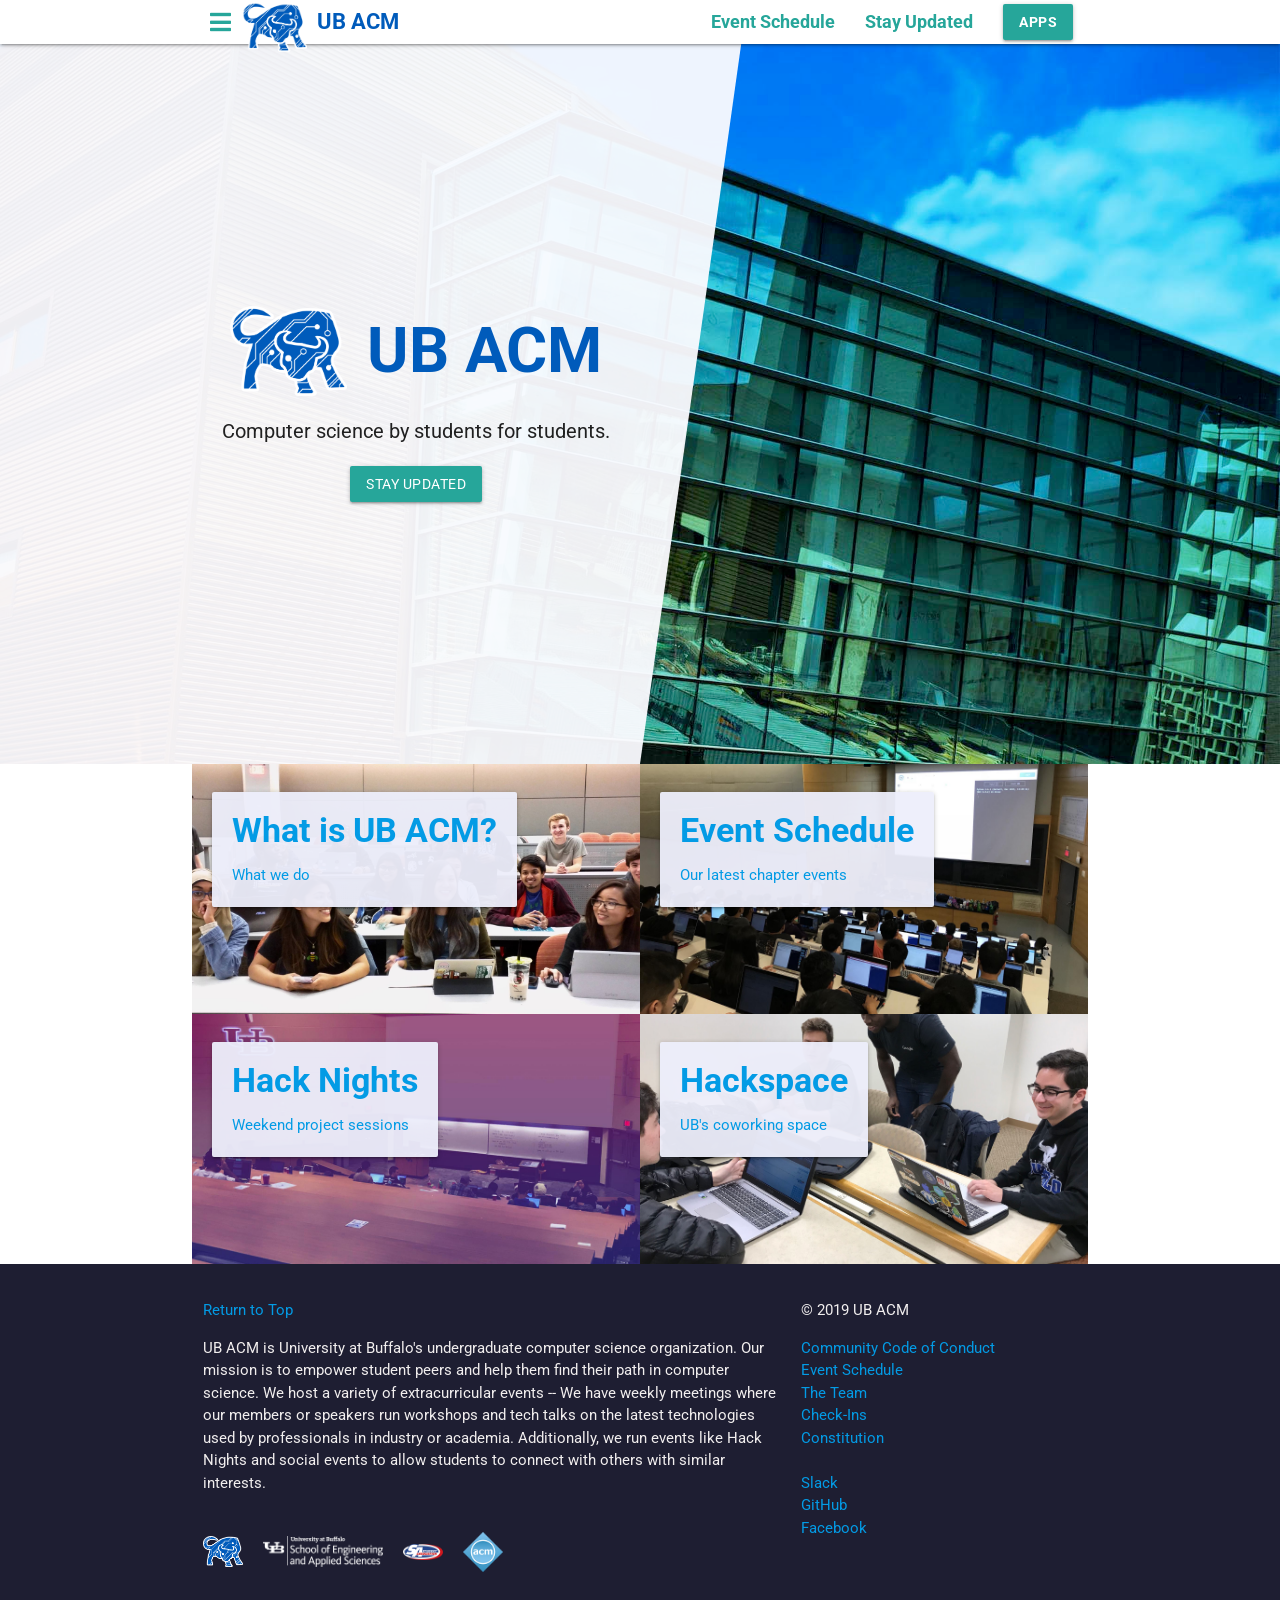
<file: index.html>
<!doctype html>
<html>
<head>
  <title>UB ACM - University at Buffalo's Association for Computing Machinery Chapter</title>
  <meta name="description" content="UB ACM is University at Buffalo's undergraduate computer science organization. Our mission is to empower student peers and help them find their path in computer science.">
  <meta charset="utf-8">
  <meta name="viewport" content="width=device-width, initial-scale=1">
  <link href="https://fonts.googleapis.com/css?family=Roboto+Mono|Roboto:400,700" rel="stylesheet">
  <link href="https://use.fontawesome.com/releases/v5.0.2/css/all.css" rel="stylesheet">
  <link href="/styles/index.css" rel="stylesheet" type="text/css">
</head>
<body>
  <div id="app__navbar"></div>
  <script src="/assets/bundles/navbar.js"></script><div class="hero" data-image="davis">
    <div class="container">
      <div class="hero__content" data-overlay="landing">
        <div class="landing__hero">
          <div class="branding">
            <img class="logo" src="/assets/ubacm.png" />
            <h1>UB ACM</h1>
          </div>
          <p class="subtitle">Computer science by students for students.</p>
          <a href="/join" class="waves-effect waves-light btn">Stay Updated</a>
        </div>
      </div>
    </div>
  </div>
  <div class="content landing__content">
    <div class="container">
      <a class="block" data-image="ubacm" href="/about">
        <div class="card label">
          <h4>What is UB ACM?</h4>
          <p>What we do</p>
        </div>
      </a>
      <a class="block" data-image="schedule" href="/schedule">
        <div class="card label">
          <h4>Event Schedule</h4>
          <p>Our latest chapter events</p>
        </div>
      </a>
      <a class="block" data-image="hack-nights" href="/hack">
        <div class="card label">
          <h4>Hack Nights</h4>
          <p>Weekend project sessions</p>
        </div>
      </a>
      <a class="block" data-image="hackspace" href="/space">
        <div class="card label">
          <h4>Hackspace</h4>
          <p>UB's coworking space</p>
        </div>
      </a>
    </div>
  </div>
  <div class="footer">
    <div class="container">
      <div class="row">
        <div class="col m8">
          <p>
            <a href="#">Return to Top</a>
          </p>
          <p>
            UB ACM is University at Buffalo's undergraduate computer science organization.
            Our mission is to empower student peers and help them find their path in
            computer science. We host a variety of extracurricular events --
            We have weekly meetings where our members or speakers run workshops and tech talks on the latest technologies used by professionals in industry or academia. Additionally, we run events like Hack Nights and social events to allow students to connect with others with similar interests.
          </p>
          <br />
          <div class="logos">
            <a href="/"><img class="logo" src="/assets/ubacm.png" /></a>
            <a href="http://engineering.buffalo.edu" target="_blank"><img class="logo_wide" src="/assets/ub.png" /></a>
            <a href="https://www.sa.buffalo.edu" target="_blank"><img class="logo" src="/assets/sa.png" /></a>
            <a href="https://acm.org" target="_blank"><img class="logo" src="/assets/acm.png" /></a>
          </div>
        </div>
        <div class="col m4">
          <p>
            &copy; 2019 UB ACM<br />
          </p>
          <ul class="links">
            <li><a href="/conduct">Community Code of Conduct</a></li>
            <li><a href="/schedule">Event Schedule</a></li>
            <li><a href="/team">The Team</a></li>
            <li><a href="/checkins">Check-Ins</a></li>
            <li><a href="/constitution">Constitution</a></li>
            <br />
            <li><a href="https://ubacm.slack.com/signup" target="_blank">Slack</a></li>
            <li><a href="https://github.com/ubacm" target="_blank">GitHub</a></li>
            <li><a href="https://www.facebook.com/ubacm.org" target="_blank">Facebook</a></li>
          </ul>
        </div>
      </div>
    </div>
  </div>
</body>
</html>
</file>
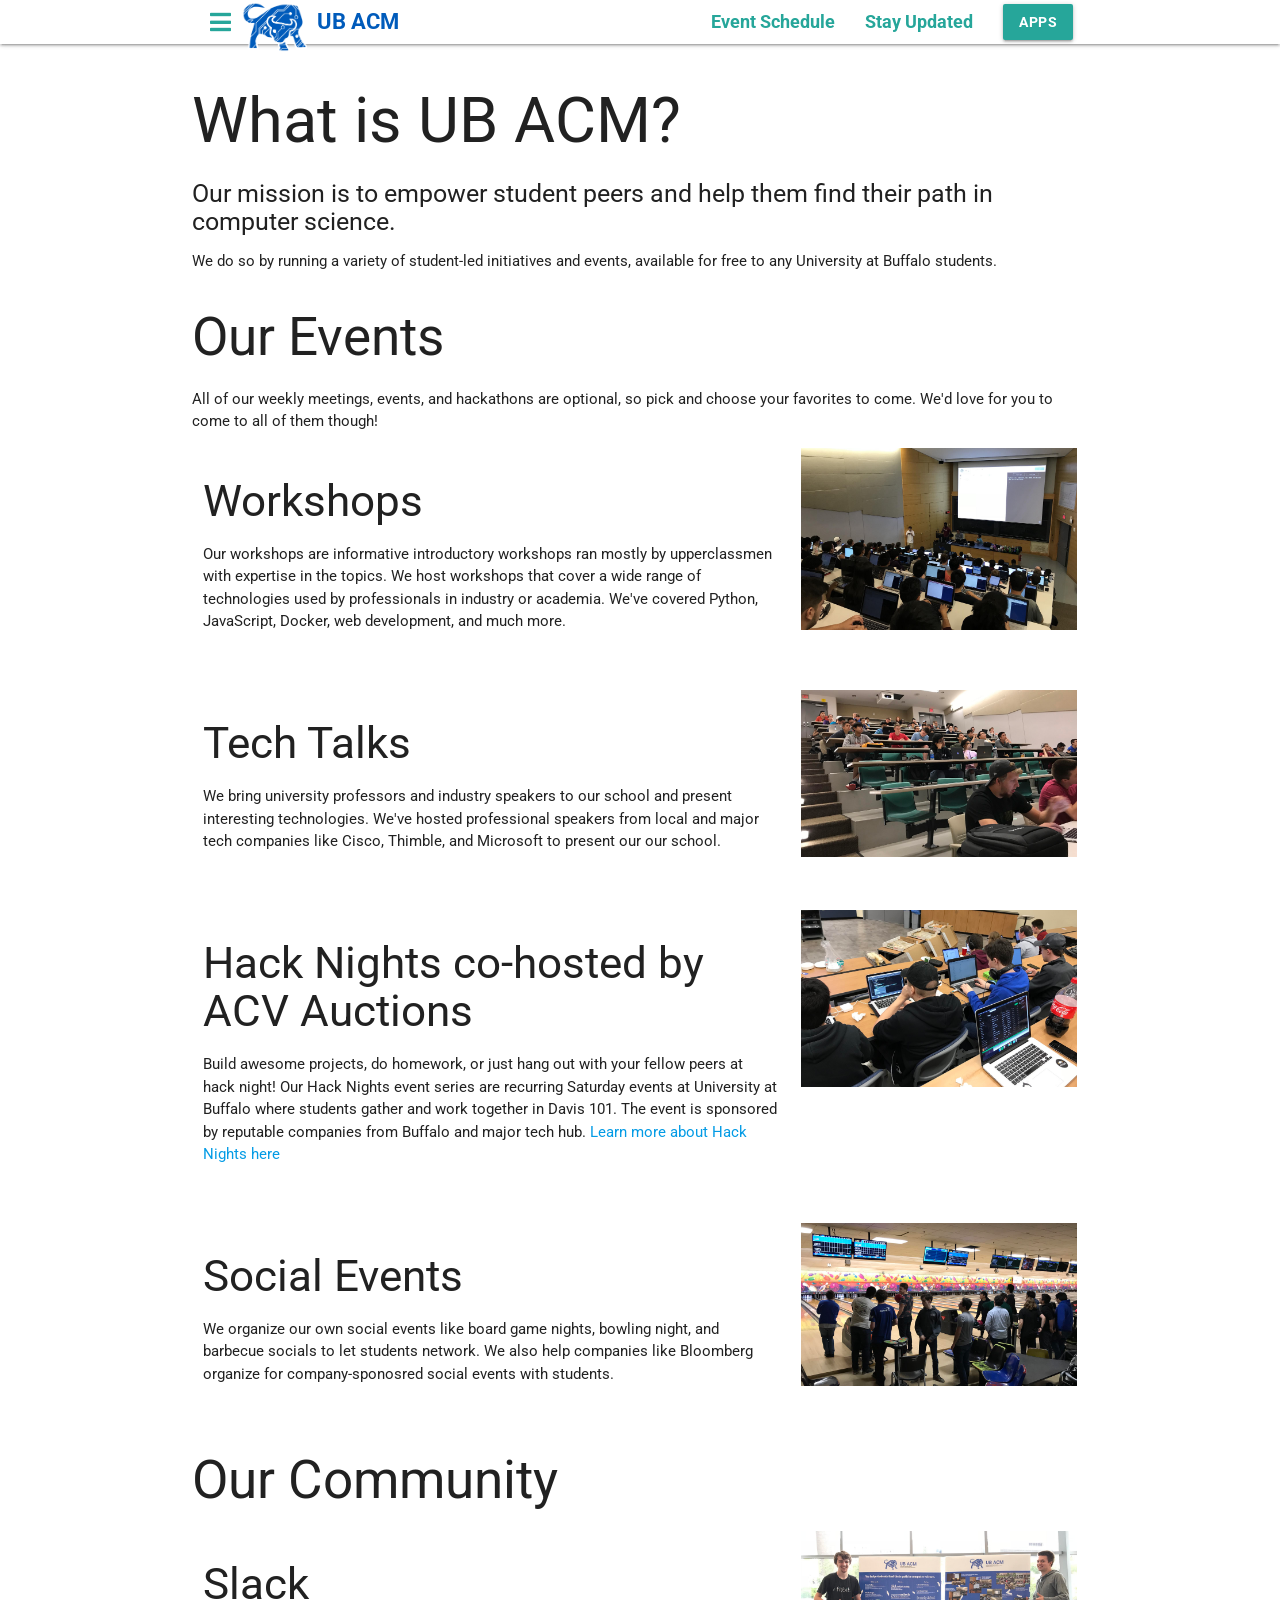
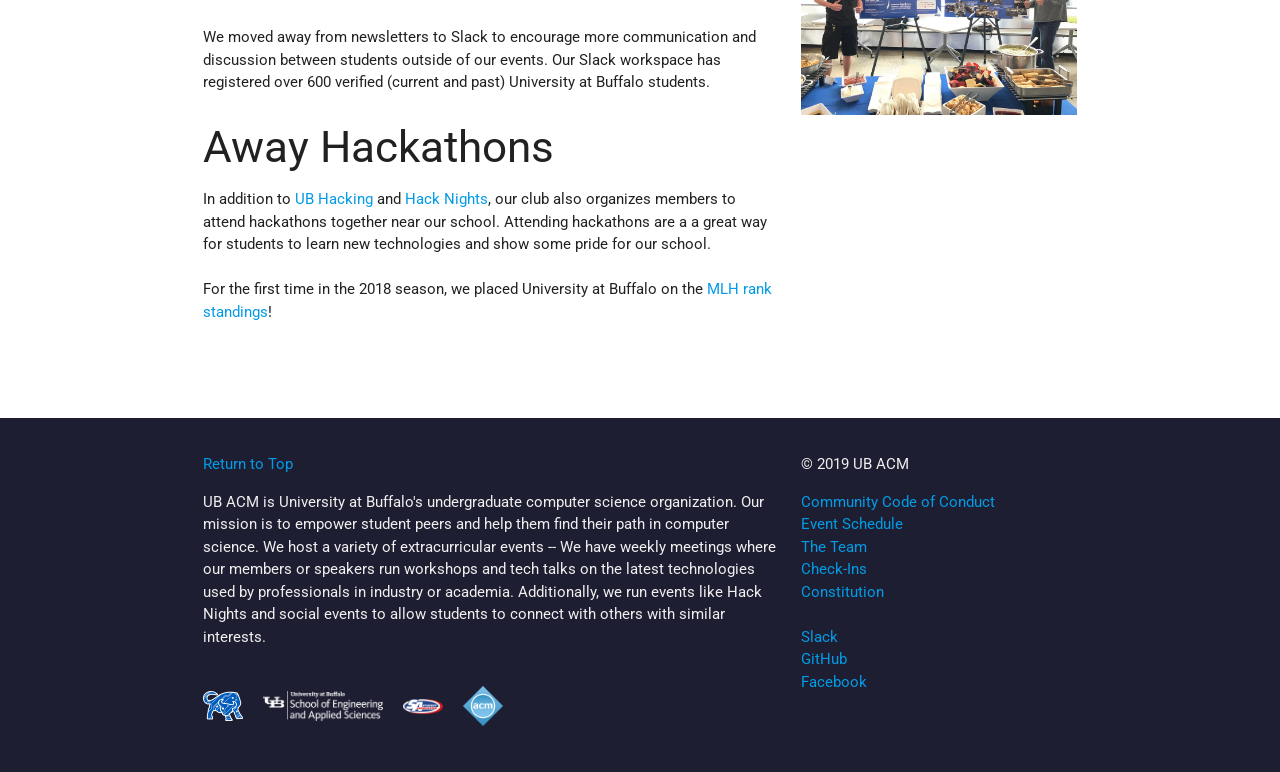
<file: about/index.html>
<!doctype html>
<html>
<head>
  <title>UB ACM - University at Buffalo's Association for Computing Machinery Chapter</title>
  <meta name="description" content="UB ACM is University at Buffalo's undergraduate computer science organization. Our mission is to empower student peers and help them find their path in computer science.">
  <meta charset="utf-8">
  <meta name="viewport" content="width=device-width, initial-scale=1">
  <link href="https://fonts.googleapis.com/css?family=Roboto+Mono|Roboto:400,700" rel="stylesheet">
  <link href="https://use.fontawesome.com/releases/v5.0.2/css/all.css" rel="stylesheet">
  <link href="/styles/index.css" rel="stylesheet" type="text/css">
</head>
<body>
  <div id="app__navbar"></div>
  <script src="/assets/bundles/navbar.js"></script><div class="content more_padding">
    <div class="container">
      <h1 id="what-is-ub-acm-">What is UB ACM?</h1>
  <h5 id="our-mission-is-to-empower-student-peers-and-help-them-find-their-path-in-computer-science-">Our mission is to empower student peers and help them find their path in computer science.</h5>
  <p>We do so by running a variety of student-led initiatives and events, available for free to any University at Buffalo students.</p>
  <h2 id="our-events">Our Events</h2>
  <p>All of our weekly meetings, events, and hackathons are optional, so pick and choose your favorites to come. We&#39;d love for you to come to all of them though!</p>
  <div class="row">
    <div class="col m8">
      <h3>Workshops</h3>
      <p>Our workshops are informative introductory workshops ran mostly by upperclassmen with expertise in the topics. We host workshops that cover a wide range of technologies used by professionals in industry or academia. We&#39;ve covered Python, JavaScript, Docker, web development, and much more.</p>
    </div>
    <div class="col m4">
      <img src="/assets/about/workshop.jpg" />
    </div>
  </div>
  <br />
  <div class="row">
    <div class="col m8">
      <h3>Tech Talks</h3>
      <p>We bring university professors and industry speakers to our school and present interesting technologies. We&#39;ve hosted professional speakers from local and major tech companies like Cisco, Thimble, and Microsoft to present our our school.</p>
    </div>
    <div class="col m4">
      <img src="/assets/about/techtalk.jpg" />
    </div>
  </div>
  <br />
  <div class="row">
    <div class="col m8">
      <h3>Hack Nights co-hosted by ACV Auctions</h3>
      <p>Build awesome projects, do homework, or just hang out with your fellow peers at hack night! Our Hack Nights event series are recurring Saturday events at University at Buffalo where students gather and work together in Davis 101. The event is sponsored by reputable companies from Buffalo and major tech hub. <a href="/hack">Learn more about Hack Nights here</a></p>
    </div>
    <div class="col m4">
      <img src="/assets/about/hacknight.jpg" />
    </div>
  </div>
  <br />
  <div class="row">
    <div class="col m8">
      <h3>Social Events</h3>
      <p>We organize our own social events like board game nights, bowling night, and barbecue socials to let students network. We also help companies like Bloomberg organize for company-sponosred social events with students.</a></p>
    </div>
    <div class="col m4">
      <img src="/assets/about/bowling.jpg" />
      <br />
      <br />
    </div>
  </div>
  
  
  <h2 id="our-community">Our Community</h2>
  <div class="row">
    <div class="col m8">
      <h3>Slack</h3>
      <p>We moved away from newsletters to Slack to encourage more communication and discussion between students outside of our events. Our Slack workspace has registered over 600 verified (current and past) University at Buffalo students.</p>
      <h3>Away Hackathons</h3>
      <p>In addition to <a href="https://ubhacking.com">UB Hacking</a> and <a href="/hack">Hack Nights</a>, our club also organizes members to attend hackathons together near our school. Attending hackathons are a a great way for students to learn new technologies and show some pride for our school.<br />
      <br />
      For the first time in the 2018 season, we placed University at Buffalo on the <a href="https://mlh.io/standings/na-2018">MLH rank standings</a>!
  </a></p>
    </div>
    <div class="col m4">
      <img src="/assets/about/tabling.jpg" />
    </div>
  </div>
  
    </div>
  </div>
  <div class="footer">
    <div class="container">
      <div class="row">
        <div class="col m8">
          <p>
            <a href="#">Return to Top</a>
          </p>
          <p>
            UB ACM is University at Buffalo's undergraduate computer science organization.
            Our mission is to empower student peers and help them find their path in
            computer science. We host a variety of extracurricular events --
            We have weekly meetings where our members or speakers run workshops and tech talks on the latest technologies used by professionals in industry or academia. Additionally, we run events like Hack Nights and social events to allow students to connect with others with similar interests.
          </p>
          <br />
          <div class="logos">
            <a href="/"><img class="logo" src="/assets/ubacm.png" /></a>
            <a href="http://engineering.buffalo.edu" target="_blank"><img class="logo_wide" src="/assets/ub.png" /></a>
            <a href="https://www.sa.buffalo.edu" target="_blank"><img class="logo" src="/assets/sa.png" /></a>
            <a href="https://acm.org" target="_blank"><img class="logo" src="/assets/acm.png" /></a>
          </div>
        </div>
        <div class="col m4">
          <p>
            &copy; 2019 UB ACM<br />
          </p>
          <ul class="links">
            <li><a href="/conduct">Community Code of Conduct</a></li>
            <li><a href="/schedule">Event Schedule</a></li>
            <li><a href="/team">The Team</a></li>
            <li><a href="/checkins">Check-Ins</a></li>
            <li><a href="/constitution">Constitution</a></li>
            <br />
            <li><a href="https://ubacm.slack.com/signup" target="_blank">Slack</a></li>
            <li><a href="https://github.com/ubacm" target="_blank">GitHub</a></li>
            <li><a href="https://www.facebook.com/ubacm.org" target="_blank">Facebook</a></li>
          </ul>
        </div>
      </div>
    </div>
  </div>
</body>
</html>
</file>
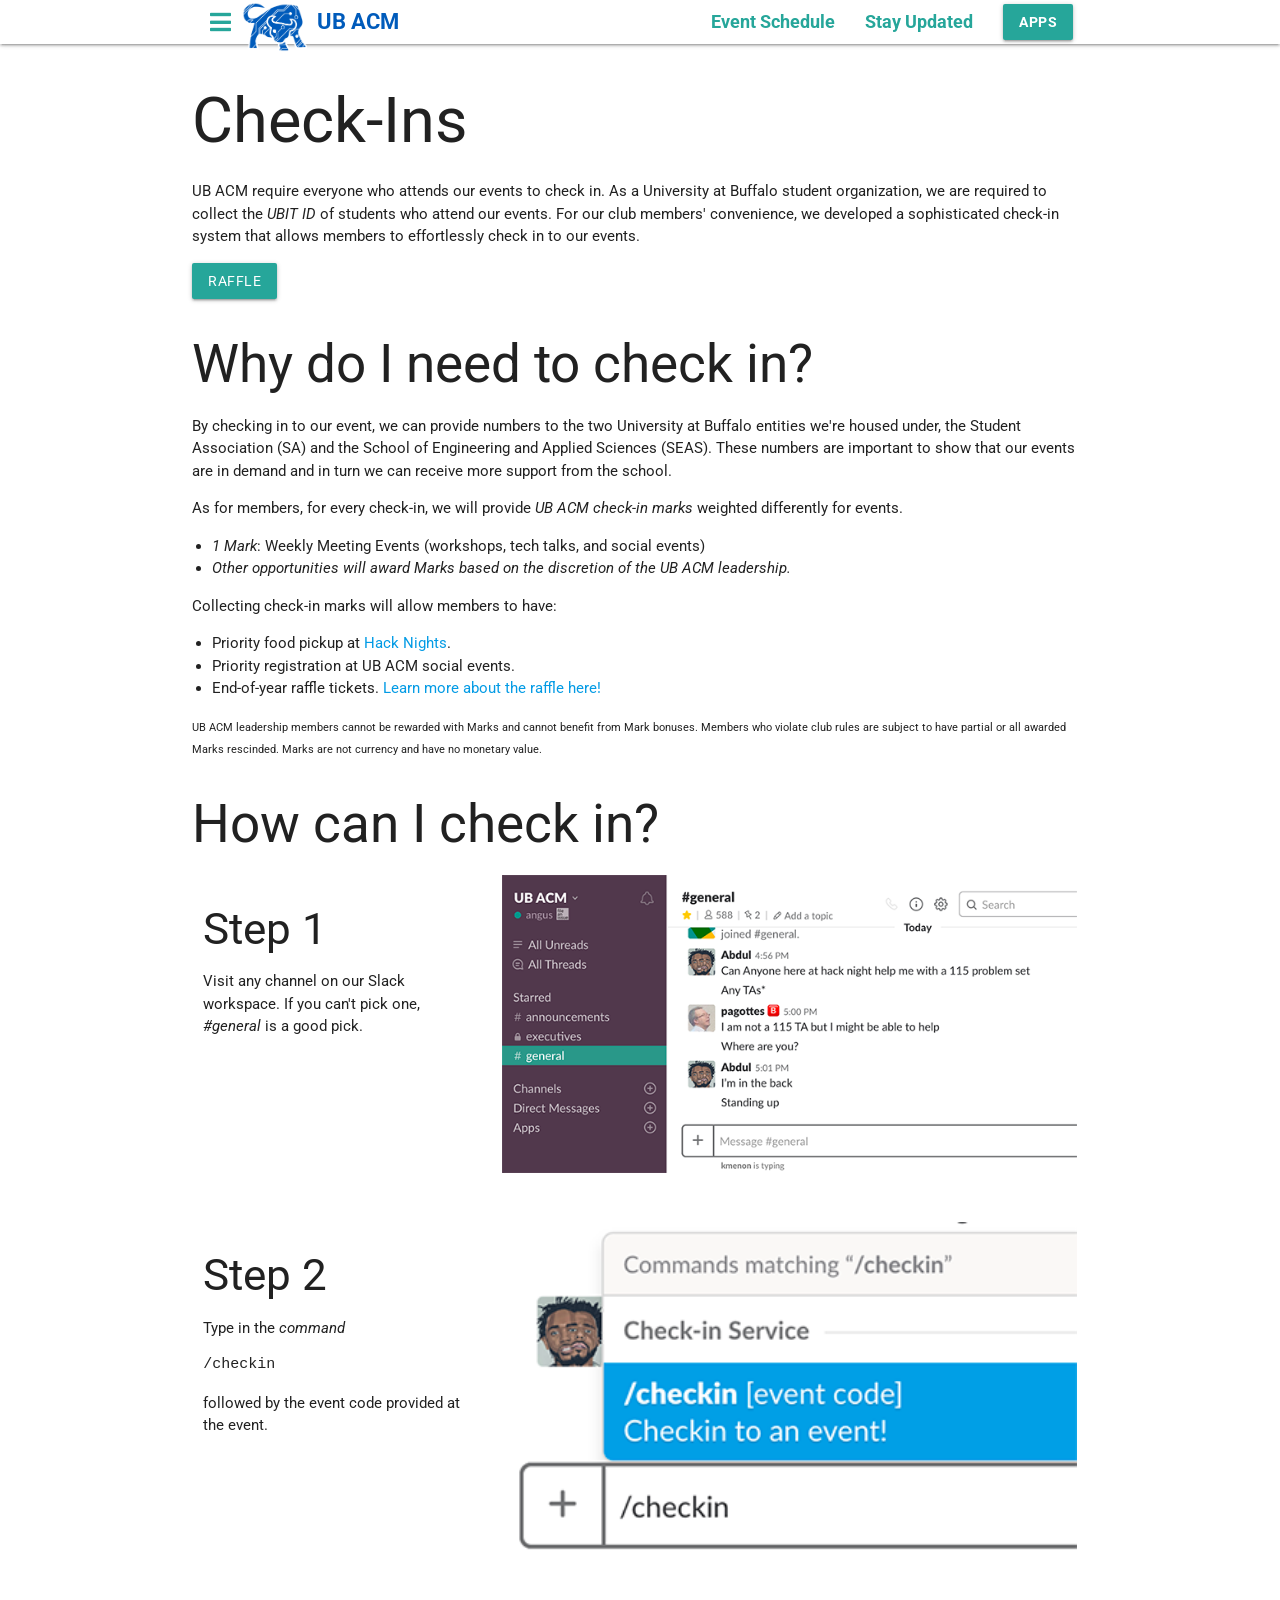
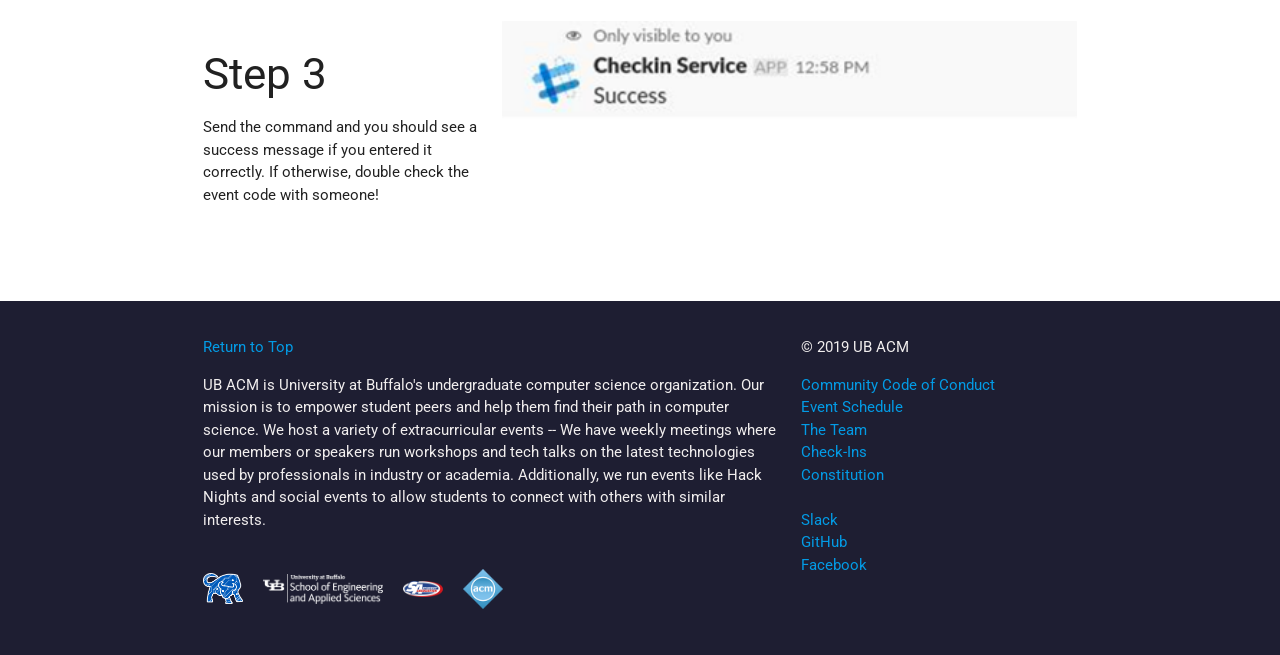
<file: checkins/index.html>
<!doctype html>
<html>
<head>
  <title>UB ACM - University at Buffalo's Association for Computing Machinery Chapter</title>
  <meta name="description" content="UB ACM is University at Buffalo's undergraduate computer science organization. Our mission is to empower student peers and help them find their path in computer science.">
  <meta charset="utf-8">
  <meta name="viewport" content="width=device-width, initial-scale=1">
  <link href="https://fonts.googleapis.com/css?family=Roboto+Mono|Roboto:400,700" rel="stylesheet">
  <link href="https://use.fontawesome.com/releases/v5.0.2/css/all.css" rel="stylesheet">
  <link href="/styles/index.css" rel="stylesheet" type="text/css">
</head>
<body>
  <div id="app__navbar"></div>
  <script src="/assets/bundles/navbar.js"></script><div class="content more_padding">
    <div class="container">
      <h1 id="check-ins">Check-Ins</h1>
  <p>UB ACM require everyone who attends our events to check in. As a University at Buffalo student organization, we are required to collect the <em>UBIT ID</em> of students who attend our events. For our club members&#39; convenience, we developed a sophisticated check-in system that allows members to effortlessly check in to our events.</p>
  <p><a class="waves-effect waves-teal btn" href="/checkins/raffle">Raffle</a></p>
  <h2 id="why-do-i-need-to-check-in-">Why do I need to check in?</h2>
  <p>By checking in to our event, we can provide numbers to the two University at Buffalo entities we&#39;re housed under, the Student Association (SA) and the School of Engineering and Applied Sciences (SEAS). These numbers are important to show that our events are in demand and in turn we can receive more support from the school.</p>
  <p>As for members, for every check-in, we will provide <em>UB ACM check-in marks</em> weighted differently for events.</p>
  <ul>
  <li><em>1 Mark</em>: Weekly Meeting Events (workshops, tech talks, and social events)</li>
  <li><em>Other opportunities will award Marks based on the discretion of the UB ACM leadership.</em></li>
  </ul>
  <p>Collecting check-in marks will allow members to have:</p>
  <ul>
  <li>Priority food pickup at <a href="/hack">Hack Nights</a>.</li>
  <li>Priority registration at UB ACM social events.</li>
  <li>End-of-year raffle tickets. <a href="/checkins/raffle">Learn more about the raffle here!</a> </li>
  </ul>
  <p><small>UB ACM leadership members cannot be rewarded with Marks and cannot benefit from Mark bonuses. Members who violate club rules are subject to have partial or all awarded Marks rescinded. Marks are not currency and have no monetary value.</small></p>
  <h2 id="how-can-i-check-in-">How can I check in?</h2>
  <div class="row">
    <div class="col m4">
      <h3>Step 1</h3>
      <p>Visit any channel on our Slack workspace. If you can&#39;t pick one, <em>#general</em> is a good pick.</p>
    </div>
    <div class="col m8">
      <img src="/assets/checkins/step1.png" />
    </div>
  </div>
  <br />
  <div class="row">
    <div class="col m4">
      <h3>Step 2</h3>
      <p>Type in the <em>command</em> <pre>/checkin</pre> followed by the event code provided at the event.</p>
    </div>
    <div class="col m8">
      <img src="/assets/checkins/step2.png" />
    </div>
  </div>
  <br />
  <div class="row">
    <div class="col m4">
      <h3>Step 3</h3>
      <p>Send the command and you should see a success message if you entered it correctly. If otherwise, double check the event code with someone!</p>
    </div>
    <div class="col m8">
      <img src="/assets/checkins/step3.png" />
    </div>
  </div>
  
    </div>
  </div>
  <div class="footer">
    <div class="container">
      <div class="row">
        <div class="col m8">
          <p>
            <a href="#">Return to Top</a>
          </p>
          <p>
            UB ACM is University at Buffalo's undergraduate computer science organization.
            Our mission is to empower student peers and help them find their path in
            computer science. We host a variety of extracurricular events --
            We have weekly meetings where our members or speakers run workshops and tech talks on the latest technologies used by professionals in industry or academia. Additionally, we run events like Hack Nights and social events to allow students to connect with others with similar interests.
          </p>
          <br />
          <div class="logos">
            <a href="/"><img class="logo" src="/assets/ubacm.png" /></a>
            <a href="http://engineering.buffalo.edu" target="_blank"><img class="logo_wide" src="/assets/ub.png" /></a>
            <a href="https://www.sa.buffalo.edu" target="_blank"><img class="logo" src="/assets/sa.png" /></a>
            <a href="https://acm.org" target="_blank"><img class="logo" src="/assets/acm.png" /></a>
          </div>
        </div>
        <div class="col m4">
          <p>
            &copy; 2019 UB ACM<br />
          </p>
          <ul class="links">
            <li><a href="/conduct">Community Code of Conduct</a></li>
            <li><a href="/schedule">Event Schedule</a></li>
            <li><a href="/team">The Team</a></li>
            <li><a href="/checkins">Check-Ins</a></li>
            <li><a href="/constitution">Constitution</a></li>
            <br />
            <li><a href="https://ubacm.slack.com/signup" target="_blank">Slack</a></li>
            <li><a href="https://github.com/ubacm" target="_blank">GitHub</a></li>
            <li><a href="https://www.facebook.com/ubacm.org" target="_blank">Facebook</a></li>
          </ul>
        </div>
      </div>
    </div>
  </div>
</body>
</html>
</file>
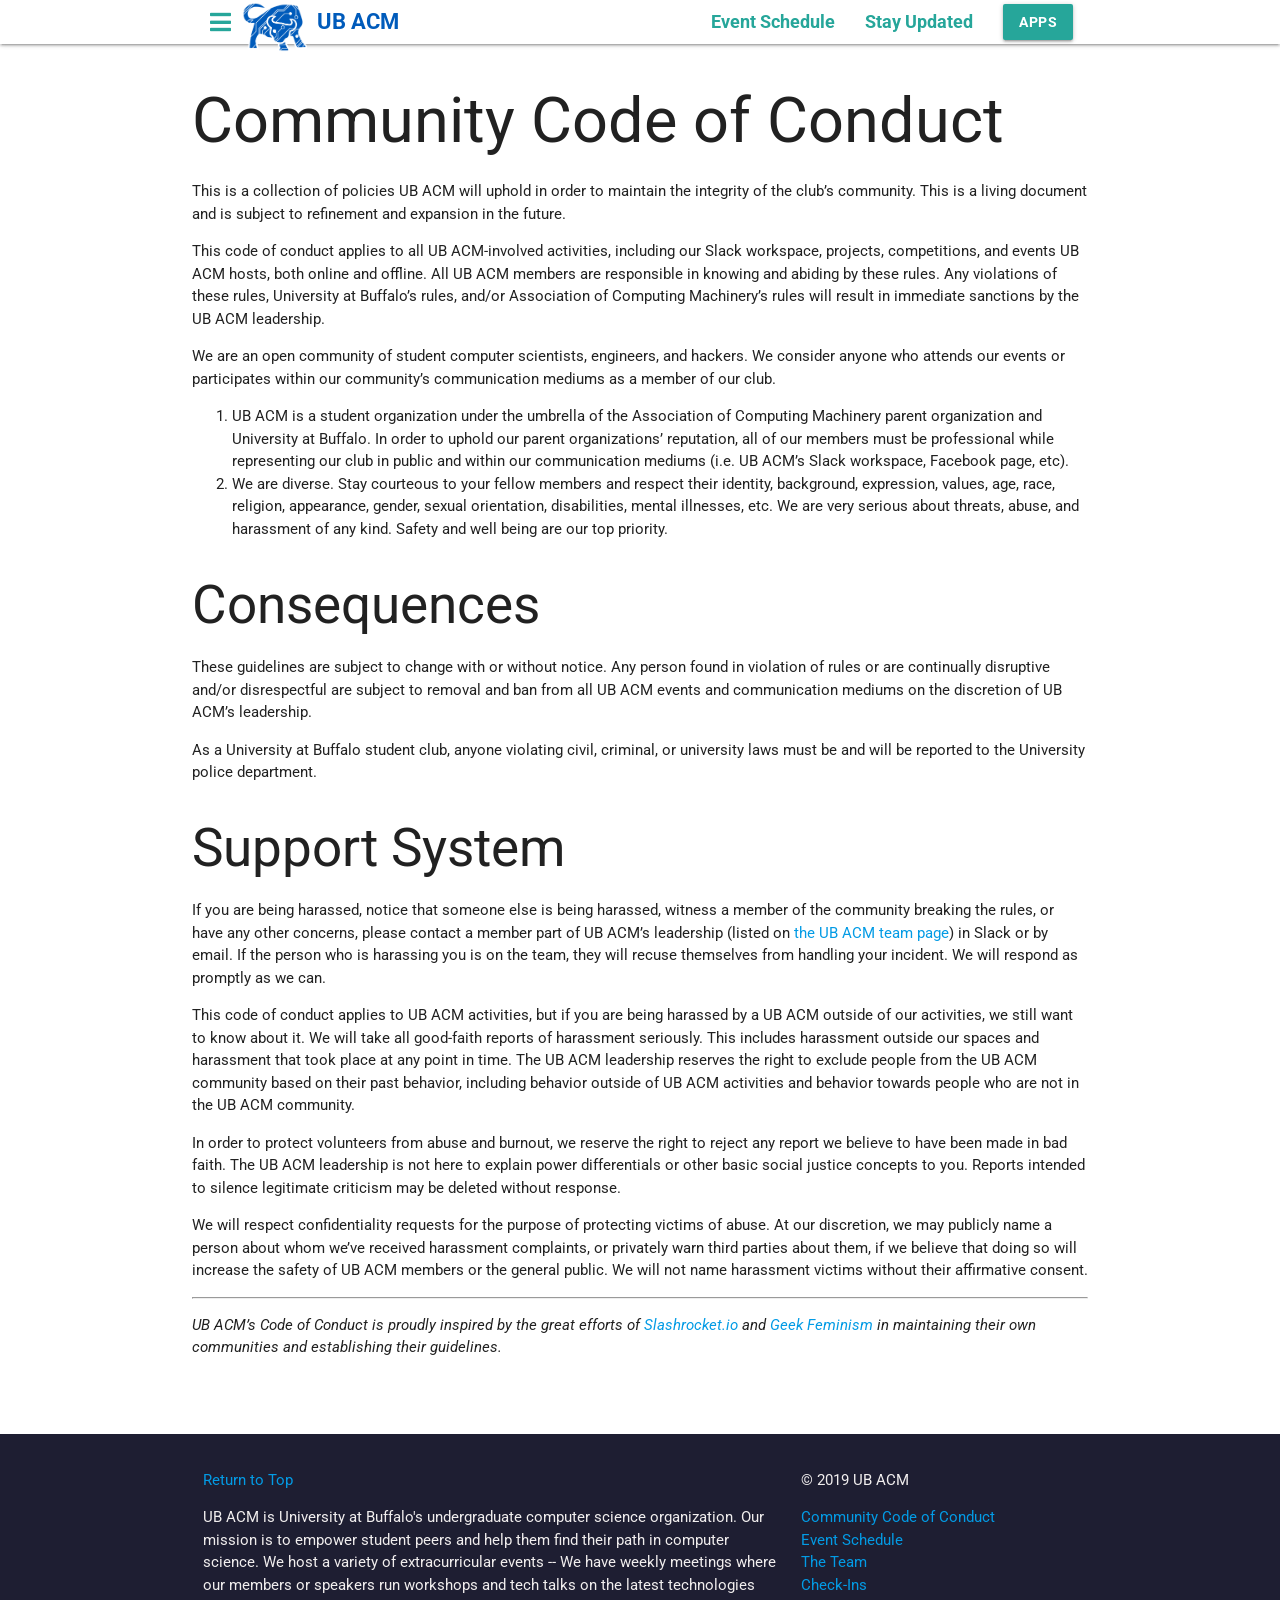
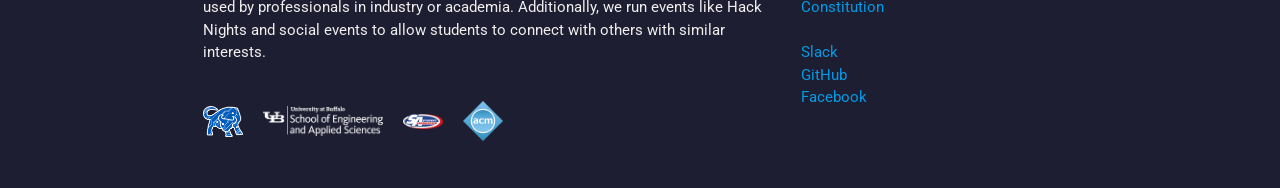
<file: conduct/index.html>
<!doctype html>
<html>
<head>
  <title>UB ACM - University at Buffalo's Association for Computing Machinery Chapter</title>
  <meta name="description" content="UB ACM is University at Buffalo's undergraduate computer science organization. Our mission is to empower student peers and help them find their path in computer science.">
  <meta charset="utf-8">
  <meta name="viewport" content="width=device-width, initial-scale=1">
  <link href="https://fonts.googleapis.com/css?family=Roboto+Mono|Roboto:400,700" rel="stylesheet">
  <link href="https://use.fontawesome.com/releases/v5.0.2/css/all.css" rel="stylesheet">
  <link href="/styles/index.css" rel="stylesheet" type="text/css">
</head>
<body>
  <div id="app__navbar"></div>
  <script src="/assets/bundles/navbar.js"></script><div class="content more_padding">
    <div class="container">
      <h1 id="community-code-of-conduct">Community Code of Conduct</h1>
  <p>This is a collection of policies UB ACM will uphold in order to maintain the integrity of the club’s community. This is a living document and is subject to refinement and expansion in the future.</p>
  <p>This code of conduct applies to all UB ACM-involved activities, including our Slack workspace, projects, competitions, and events UB ACM hosts, both online and offline. All UB ACM members are responsible in knowing and abiding by these rules. Any violations of these rules, University at Buffalo’s rules, and/or Association of Computing Machinery’s rules will result in immediate sanctions by the UB ACM leadership.</p>
  <p>We are an open community of student computer scientists, engineers, and hackers. We consider anyone who attends our events or participates within our community’s communication mediums as a member of our club.</p>
  <ol>
  <li>UB ACM is a student organization under the umbrella of the Association of Computing Machinery parent organization and University at Buffalo. In order to uphold our parent organizations’ reputation, all of our members must be professional while representing our club in public and within our communication mediums (i.e. UB ACM’s Slack workspace, Facebook page, etc).</li>
  <li>We are diverse. Stay courteous to your fellow members and respect their identity, background, expression, values, age, race, religion, appearance, gender, sexual orientation, disabilities, mental illnesses, etc. We are very serious about threats, abuse, and harassment of any kind. Safety and well being are our top priority.</li>
  </ol>
  <h2 id="consequences">Consequences</h2>
  <p>These guidelines are subject to change with or without notice. Any person found in  violation of rules or are continually disruptive and/or disrespectful are subject to removal and ban from all UB ACM events and communication mediums on the discretion of UB ACM’s leadership.</p>
  <p>As a University at Buffalo student club, anyone violating civil, criminal, or university laws must be and will be reported to the University police department.</p>
  <h2 id="support-system">Support System</h2>
  <p>If you are being harassed, notice that someone else is being harassed, witness a member of the community breaking the rules, or have any other concerns, please contact a member part of UB ACM’s leadership (listed on <a href="http://ubacm.org/team">the UB ACM team page</a>) in Slack or by email. If the person who is harassing you is on the team, they will recuse themselves from handling your incident. We will respond as promptly as we can.</p>
  <p>This code of conduct applies to UB ACM activities, but if you are being harassed by a UB ACM outside of our activities, we still want to know about it. We will take all good-faith reports of harassment seriously. This includes harassment outside our spaces and harassment that took place at any point in time. The UB ACM leadership reserves the right to exclude people from the UB ACM community based on their past behavior, including behavior outside of UB ACM activities and behavior towards people who are not in the UB  ACM community.</p>
  <p>In order to protect volunteers from abuse and burnout, we reserve the right to reject any report we believe to have been made in bad faith. The UB ACM leadership is not here to explain power differentials or other basic social justice concepts to you. Reports intended to silence legitimate criticism may be deleted without response.</p>
  <p>We will respect confidentiality requests for the purpose of protecting victims of abuse. At our discretion, we may publicly name a person about whom we’ve received harassment complaints, or privately warn third parties about them, if we believe that doing so will increase the safety of UB ACM members or the general public. We will not name harassment victims without their affirmative consent.</p>
  <hr />
  
  <p><em>UB ACM’s Code of Conduct is proudly inspired by the great efforts of <a href="https://slashrocket.io/CodeOfConduct/">Slashrocket.io</a> and <a href="http://geekfeminism.wikia.com/wiki/Community_anti-harassment/Policy">Geek Feminism</a> in maintaining their own communities and establishing their guidelines.</em></p>
  
    </div>
  </div>
  <div class="footer">
    <div class="container">
      <div class="row">
        <div class="col m8">
          <p>
            <a href="#">Return to Top</a>
          </p>
          <p>
            UB ACM is University at Buffalo's undergraduate computer science organization.
            Our mission is to empower student peers and help them find their path in
            computer science. We host a variety of extracurricular events --
            We have weekly meetings where our members or speakers run workshops and tech talks on the latest technologies used by professionals in industry or academia. Additionally, we run events like Hack Nights and social events to allow students to connect with others with similar interests.
          </p>
          <br />
          <div class="logos">
            <a href="/"><img class="logo" src="/assets/ubacm.png" /></a>
            <a href="http://engineering.buffalo.edu" target="_blank"><img class="logo_wide" src="/assets/ub.png" /></a>
            <a href="https://www.sa.buffalo.edu" target="_blank"><img class="logo" src="/assets/sa.png" /></a>
            <a href="https://acm.org" target="_blank"><img class="logo" src="/assets/acm.png" /></a>
          </div>
        </div>
        <div class="col m4">
          <p>
            &copy; 2019 UB ACM<br />
          </p>
          <ul class="links">
            <li><a href="/conduct">Community Code of Conduct</a></li>
            <li><a href="/schedule">Event Schedule</a></li>
            <li><a href="/team">The Team</a></li>
            <li><a href="/checkins">Check-Ins</a></li>
            <li><a href="/constitution">Constitution</a></li>
            <br />
            <li><a href="https://ubacm.slack.com/signup" target="_blank">Slack</a></li>
            <li><a href="https://github.com/ubacm" target="_blank">GitHub</a></li>
            <li><a href="https://www.facebook.com/ubacm.org" target="_blank">Facebook</a></li>
          </ul>
        </div>
      </div>
    </div>
  </div>
</body>
</html>
</file>
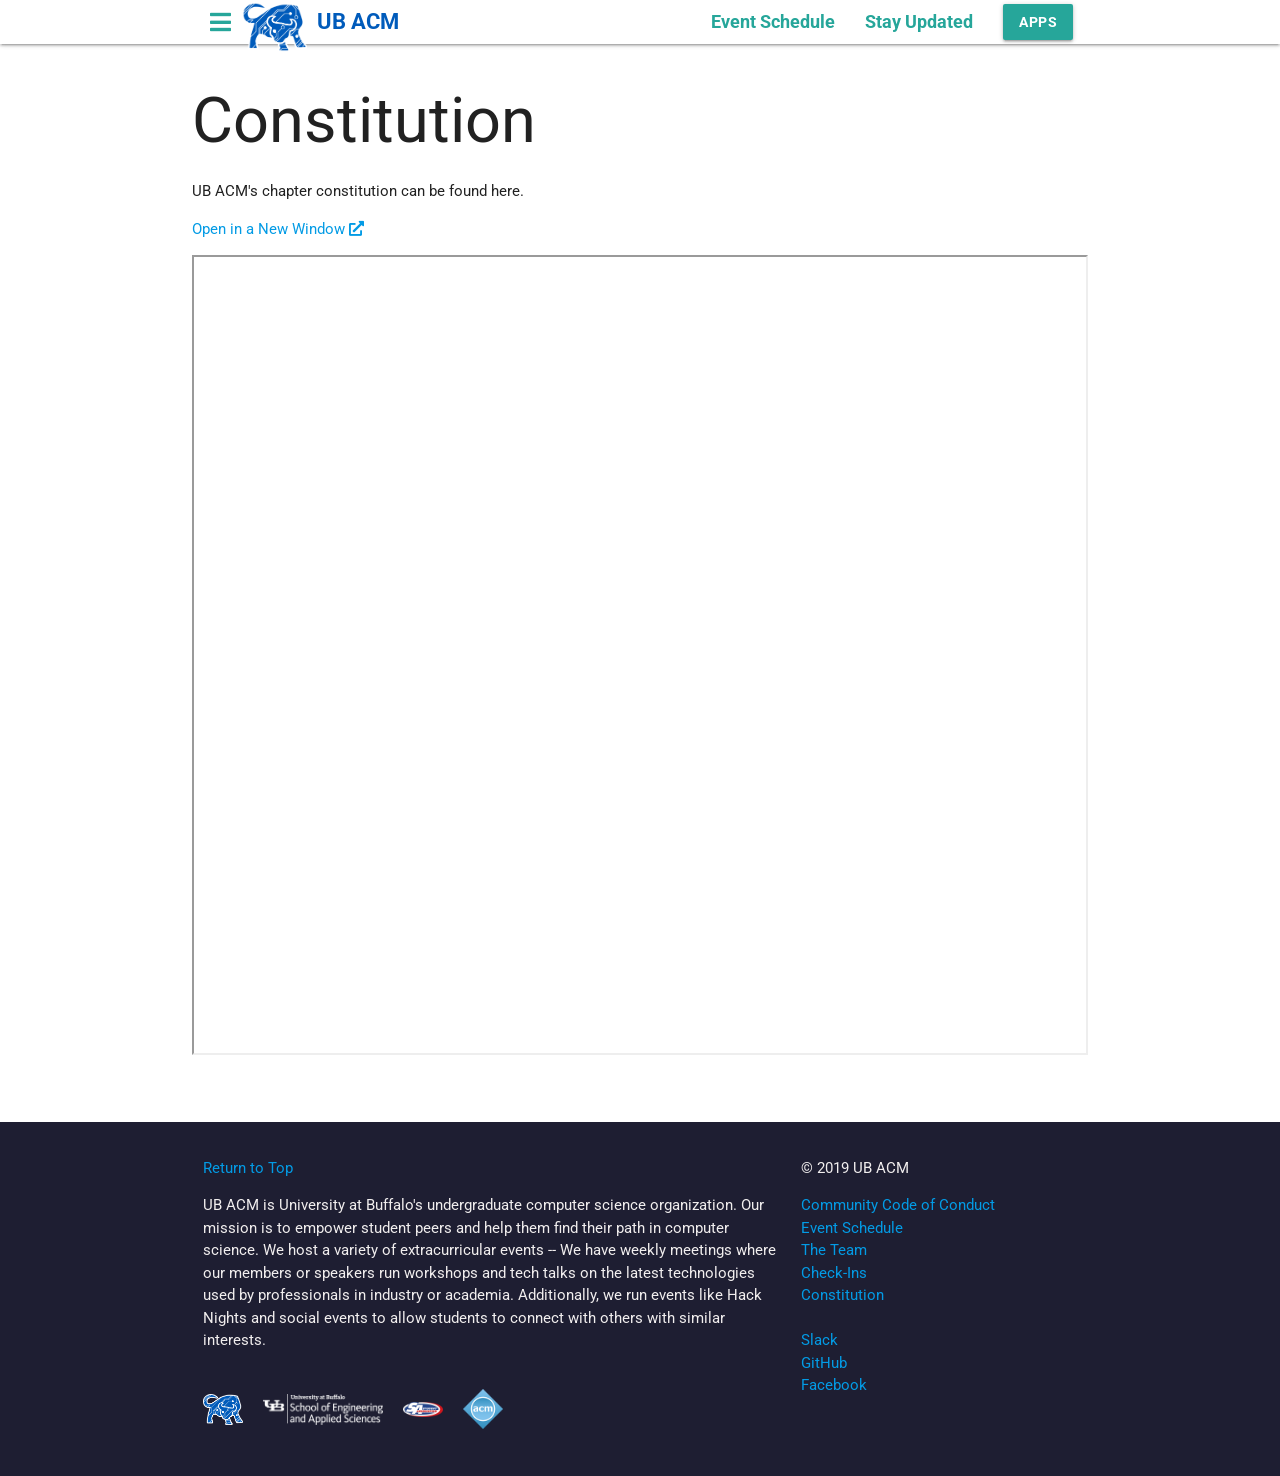
<file: constitution/index.html>
<!doctype html>
<html>
<head>
  <title>UB ACM - University at Buffalo's Association for Computing Machinery Chapter</title>
  <meta name="description" content="UB ACM is University at Buffalo's undergraduate computer science organization. Our mission is to empower student peers and help them find their path in computer science.">
  <meta charset="utf-8">
  <meta name="viewport" content="width=device-width, initial-scale=1">
  <link href="https://fonts.googleapis.com/css?family=Roboto+Mono|Roboto:400,700" rel="stylesheet">
  <link href="https://use.fontawesome.com/releases/v5.0.2/css/all.css" rel="stylesheet">
  <link href="/styles/index.css" rel="stylesheet" type="text/css">
</head>
<body>
  <div id="app__navbar"></div>
  <script src="/assets/bundles/navbar.js"></script><div class="content more_padding">
    <div class="container">
      <h1 id="constitution">Constitution</h1>
  <p>UB ACM&#39;s chapter constitution can be found here.</p>
  <p><a href="https://docs.google.com/document/d/15PYFsWRjmLP5fRisAFZo5ljJc_rbIQ_g6EKKM2Vr2yc/edit?usp=sharing" target="_blank">Open in a New Window <i class="fas fa-external-link-alt"></i></a>
  <br /></p>
  <iframe src="https://docs.google.com/document/d/e/2PACX-1vTD06fvEtHp0awjth8lRaWfDg60Avk5sWoZaSUOc3VQMCxa96CtnuxfcCBx4Q2LCx3C5LG2EhyCW2g8/pub?embedded=true" width="100%" height="800px"></iframe>
    </div>
  </div>
  <div class="footer">
    <div class="container">
      <div class="row">
        <div class="col m8">
          <p>
            <a href="#">Return to Top</a>
          </p>
          <p>
            UB ACM is University at Buffalo's undergraduate computer science organization.
            Our mission is to empower student peers and help them find their path in
            computer science. We host a variety of extracurricular events --
            We have weekly meetings where our members or speakers run workshops and tech talks on the latest technologies used by professionals in industry or academia. Additionally, we run events like Hack Nights and social events to allow students to connect with others with similar interests.
          </p>
          <br />
          <div class="logos">
            <a href="/"><img class="logo" src="/assets/ubacm.png" /></a>
            <a href="http://engineering.buffalo.edu" target="_blank"><img class="logo_wide" src="/assets/ub.png" /></a>
            <a href="https://www.sa.buffalo.edu" target="_blank"><img class="logo" src="/assets/sa.png" /></a>
            <a href="https://acm.org" target="_blank"><img class="logo" src="/assets/acm.png" /></a>
          </div>
        </div>
        <div class="col m4">
          <p>
            &copy; 2019 UB ACM<br />
          </p>
          <ul class="links">
            <li><a href="/conduct">Community Code of Conduct</a></li>
            <li><a href="/schedule">Event Schedule</a></li>
            <li><a href="/team">The Team</a></li>
            <li><a href="/checkins">Check-Ins</a></li>
            <li><a href="/constitution">Constitution</a></li>
            <br />
            <li><a href="https://ubacm.slack.com/signup" target="_blank">Slack</a></li>
            <li><a href="https://github.com/ubacm" target="_blank">GitHub</a></li>
            <li><a href="https://www.facebook.com/ubacm.org" target="_blank">Facebook</a></li>
          </ul>
        </div>
      </div>
    </div>
  </div>
</body>
</html>
</file>
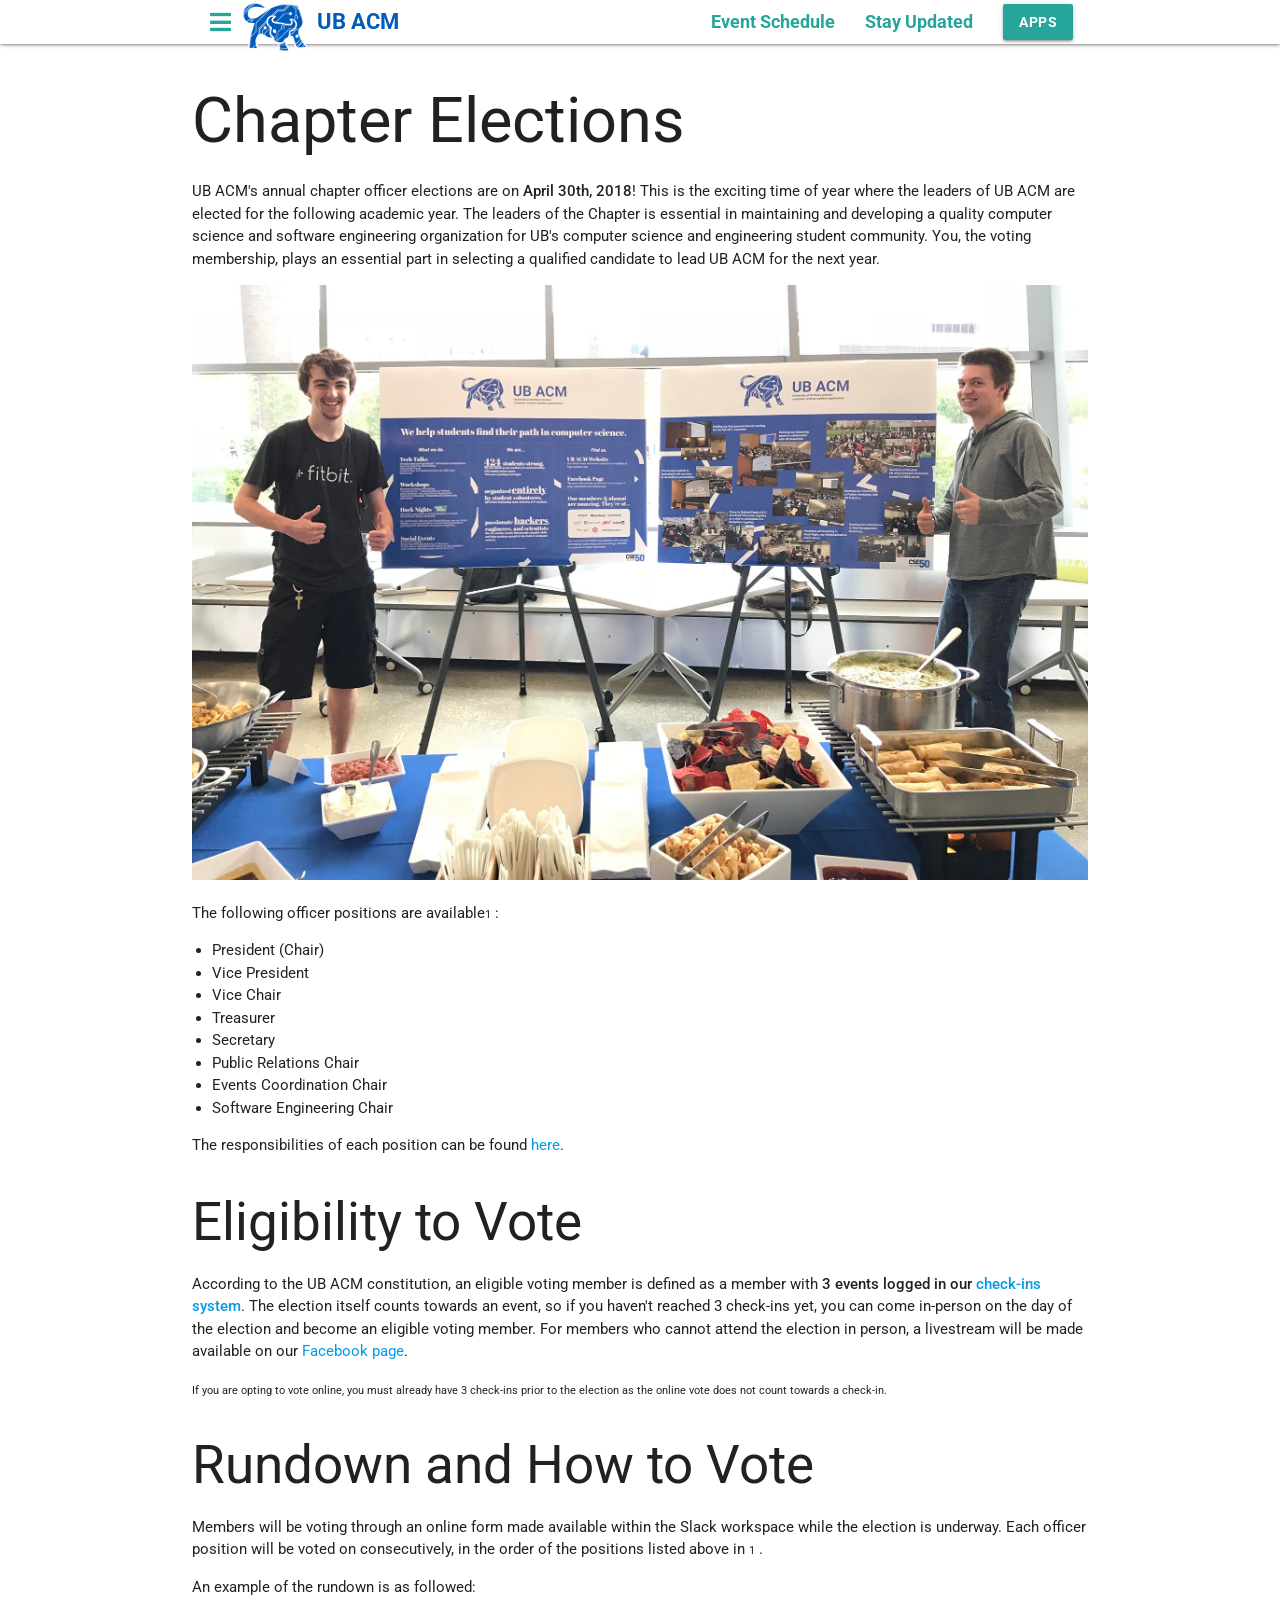
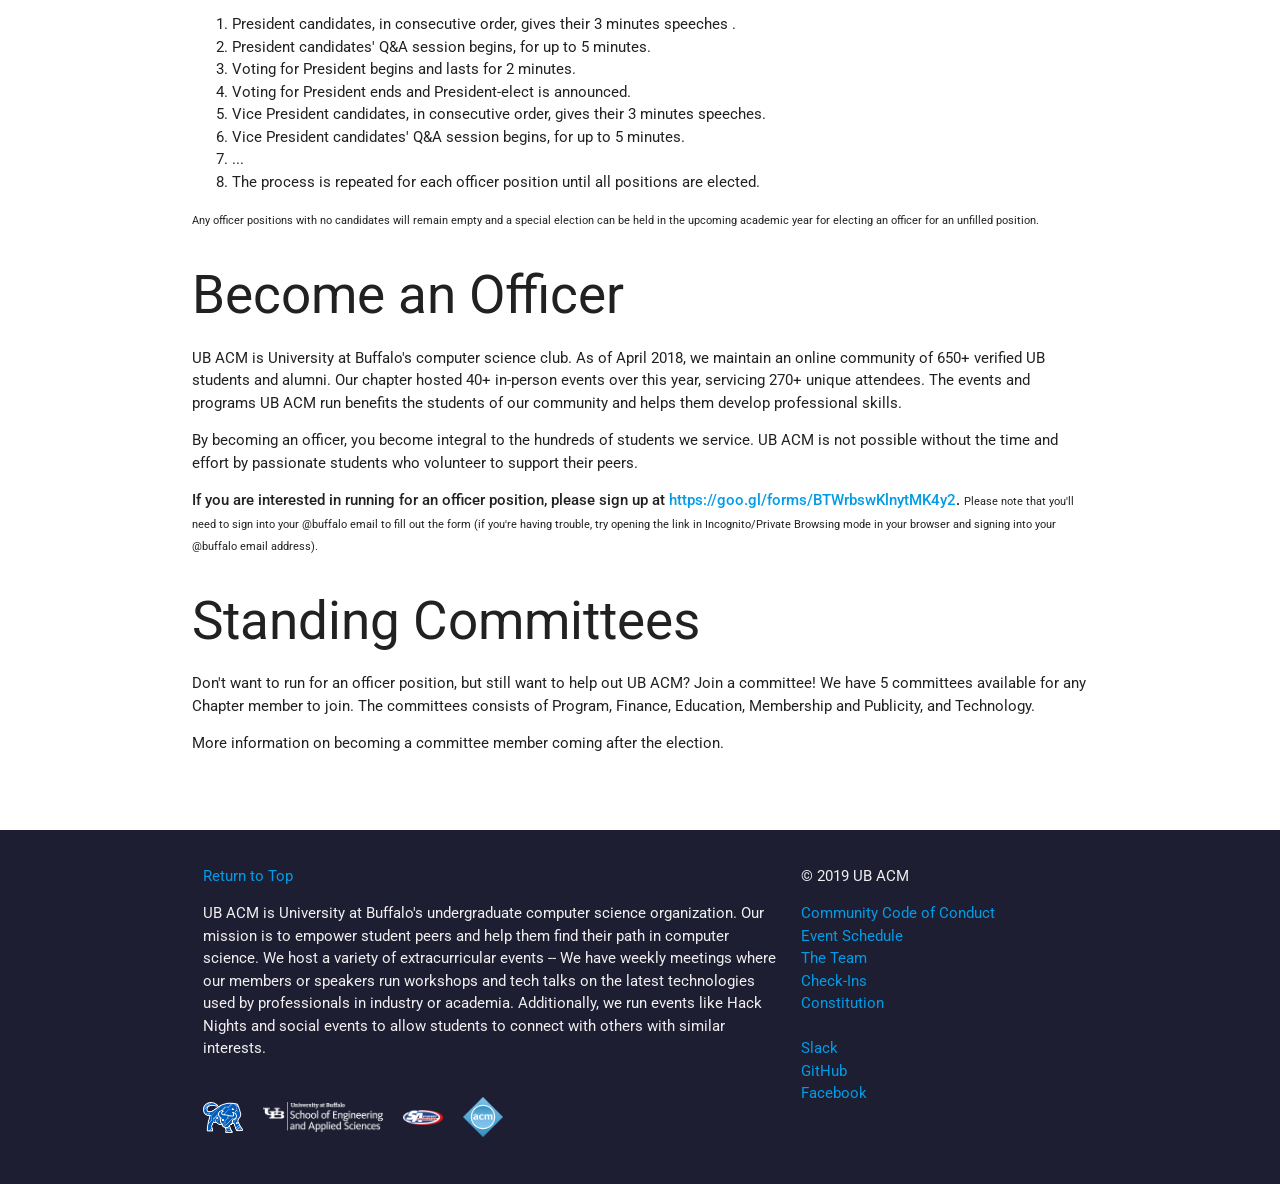
<file: election/index.html>
<!doctype html>
<html>
<head>
  <title>UB ACM - University at Buffalo's Association for Computing Machinery Chapter</title>
  <meta name="description" content="UB ACM is University at Buffalo's undergraduate computer science organization. Our mission is to empower student peers and help them find their path in computer science.">
  <meta charset="utf-8">
  <meta name="viewport" content="width=device-width, initial-scale=1">
  <link href="https://fonts.googleapis.com/css?family=Roboto+Mono|Roboto:400,700" rel="stylesheet">
  <link href="https://use.fontawesome.com/releases/v5.0.2/css/all.css" rel="stylesheet">
  <link href="/styles/index.css" rel="stylesheet" type="text/css">
</head>
<body>
  <div id="app__navbar"></div>
  <script src="/assets/bundles/navbar.js"></script><div class="content more_padding">
    <div class="container">
      <h1 id="chapter-elections">Chapter Elections</h1>
  <p>UB ACM&#39;s annual chapter officer elections are on <strong>April 30th, 2018</strong>! This is the exciting time of year where the leaders of UB ACM are elected for the following academic year. The leaders of the Chapter is essential in maintaining and developing a quality computer science and software engineering organization for UB&#39;s computer science and engineering student community. You, the voting membership, plays an essential part in selecting a qualified candidate to lead UB ACM for the next year.</p>
  <p><img src="/assets/about/tabling.jpg" /></p>
  <p>The following officer positions are available<small>1</small> :</p>
  <ul>
  <li>President (Chair)</li>
  <li>Vice President</li>
  <li>Vice Chair</li>
  <li>Treasurer</li>
  <li>Secretary</li>
  <li>Public Relations Chair</li>
  <li>Events Coordination Chair</li>
  <li>Software Engineering Chair</li>
  </ul>
  <p>The responsibilities of each position can be found <a href="/election/officers">here</a>.</p>
  <h2 id="eligibility-to-vote">Eligibility to Vote</h2>
  <p>According to the UB ACM constitution, an eligible voting member is defined as a member with <strong>3 events logged in our <a href="/checkins/list">check-ins system</a></strong>. The election itself counts towards an event, so if you haven&#39;t reached 3 check-ins yet, you can come in-person on the day of the election and become an eligible voting member. For members who cannot attend the election in person, a livestream will be made available on our <a href="https://www.facebook.com/ubacm.org/">Facebook page</a>.</p>
  <p><small>If you are opting to vote online, you must already have 3 check-ins prior to the election as the online vote does not count towards a check-in.</small></p>
  <h2 id="rundown-and-how-to-vote">Rundown and How to Vote</h2>
  <p>Members will be voting through an online form made available within the Slack workspace while the election is underway. Each officer position will be voted on consecutively, in the order of the positions listed above in <small>1</small> .</p>
  <p>An example of the rundown is as followed:</p>
  <ol>
  <li>President candidates, in consecutive order, gives their 3 minutes speeches .</li>
  <li>President candidates&#39; Q&amp;A session begins, for up to 5 minutes.</li>
  <li>Voting for President begins and lasts for 2 minutes.</li>
  <li>Voting for President ends and President-elect is announced.</li>
  <li>Vice President candidates, in consecutive order, gives their 3 minutes speeches.</li>
  <li>Vice President candidates&#39; Q&amp;A session begins, for up to 5 minutes.</li>
  <li>...</li>
  <li>The process is repeated for each officer position until all positions are elected.</li>
  </ol>
  <p><small>Any officer positions with no candidates will remain empty and a special election can be held in the upcoming academic year for electing an officer for an unfilled position.</small></p>
  <h2 id="become-an-officer">Become an Officer</h2>
  <p>UB ACM is University at Buffalo&#39;s computer science club. As of April 2018, we maintain an online community of 650+ verified UB students and alumni. Our chapter hosted 40+ in-person events over this year, servicing 270+ unique attendees. The events and programs UB ACM run benefits the students of our community and helps them develop professional skills.</p>
  <p>By becoming an officer, you become integral to the hundreds of students we service. UB ACM is not possible without the time and effort by passionate students who volunteer to support their peers.</p>
  <p><strong>If you are interested in running for an officer position, please sign up at <a href="https://goo.gl/forms/BTWrbswKlnytMK4y2">https://goo.gl/forms/BTWrbswKlnytMK4y2</a>.</strong>
  <small>Please note that you&#39;ll need to sign into your @buffalo email to fill out the form (if you&#39;re having trouble, try opening the link in Incognito/Private Browsing mode in your browser and signing into your @buffalo email address).</small></p>
  <h2 id="standing-committees">Standing Committees</h2>
  <p>Don&#39;t want to run for an officer position, but still want to help out UB ACM? Join a committee! We have 5 committees available for any Chapter member to join. The committees consists of Program, Finance, Education, Membership and Publicity, and Technology.</p>
  <p>More information on becoming a committee member coming after the election.</p>
  
    </div>
  </div>
  <div class="footer">
    <div class="container">
      <div class="row">
        <div class="col m8">
          <p>
            <a href="#">Return to Top</a>
          </p>
          <p>
            UB ACM is University at Buffalo's undergraduate computer science organization.
            Our mission is to empower student peers and help them find their path in
            computer science. We host a variety of extracurricular events --
            We have weekly meetings where our members or speakers run workshops and tech talks on the latest technologies used by professionals in industry or academia. Additionally, we run events like Hack Nights and social events to allow students to connect with others with similar interests.
          </p>
          <br />
          <div class="logos">
            <a href="/"><img class="logo" src="/assets/ubacm.png" /></a>
            <a href="http://engineering.buffalo.edu" target="_blank"><img class="logo_wide" src="/assets/ub.png" /></a>
            <a href="https://www.sa.buffalo.edu" target="_blank"><img class="logo" src="/assets/sa.png" /></a>
            <a href="https://acm.org" target="_blank"><img class="logo" src="/assets/acm.png" /></a>
          </div>
        </div>
        <div class="col m4">
          <p>
            &copy; 2019 UB ACM<br />
          </p>
          <ul class="links">
            <li><a href="/conduct">Community Code of Conduct</a></li>
            <li><a href="/schedule">Event Schedule</a></li>
            <li><a href="/team">The Team</a></li>
            <li><a href="/checkins">Check-Ins</a></li>
            <li><a href="/constitution">Constitution</a></li>
            <br />
            <li><a href="https://ubacm.slack.com/signup" target="_blank">Slack</a></li>
            <li><a href="https://github.com/ubacm" target="_blank">GitHub</a></li>
            <li><a href="https://www.facebook.com/ubacm.org" target="_blank">Facebook</a></li>
          </ul>
        </div>
      </div>
    </div>
  </div>
</body>
</html>
</file>
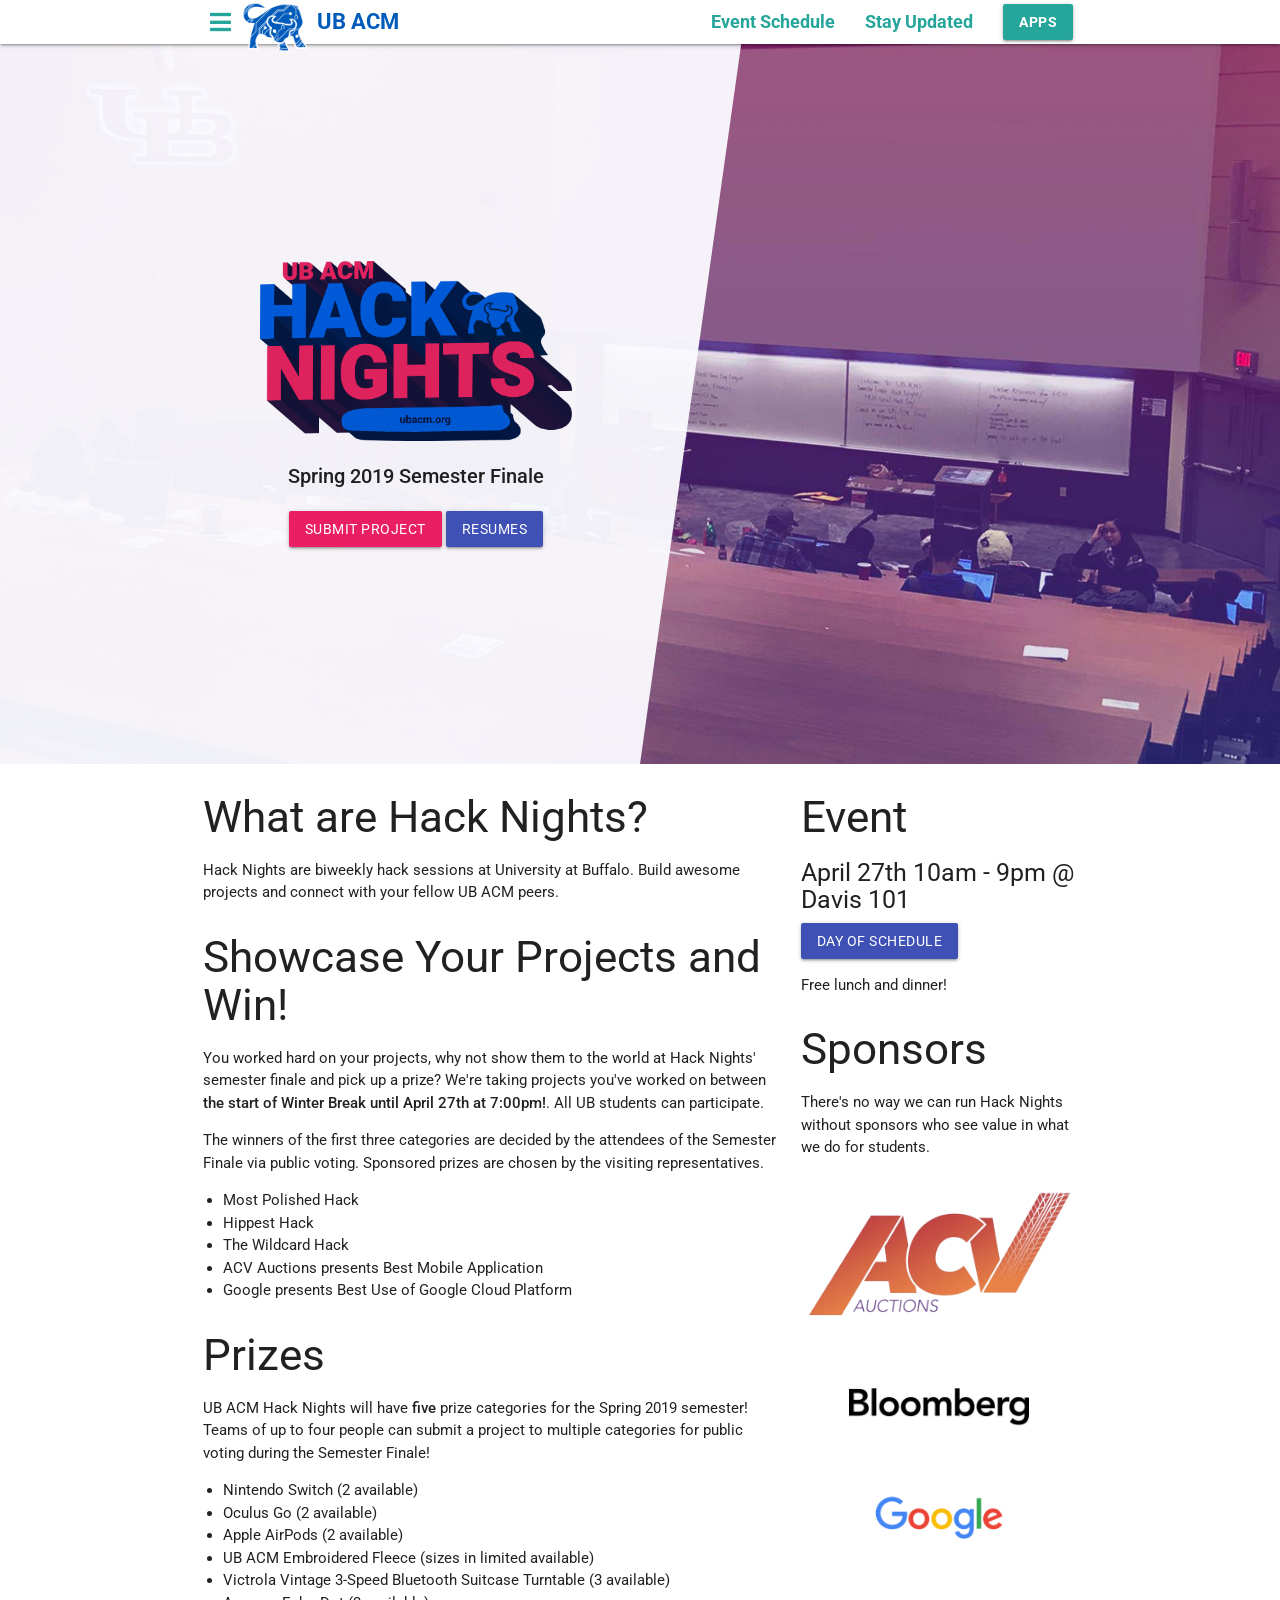
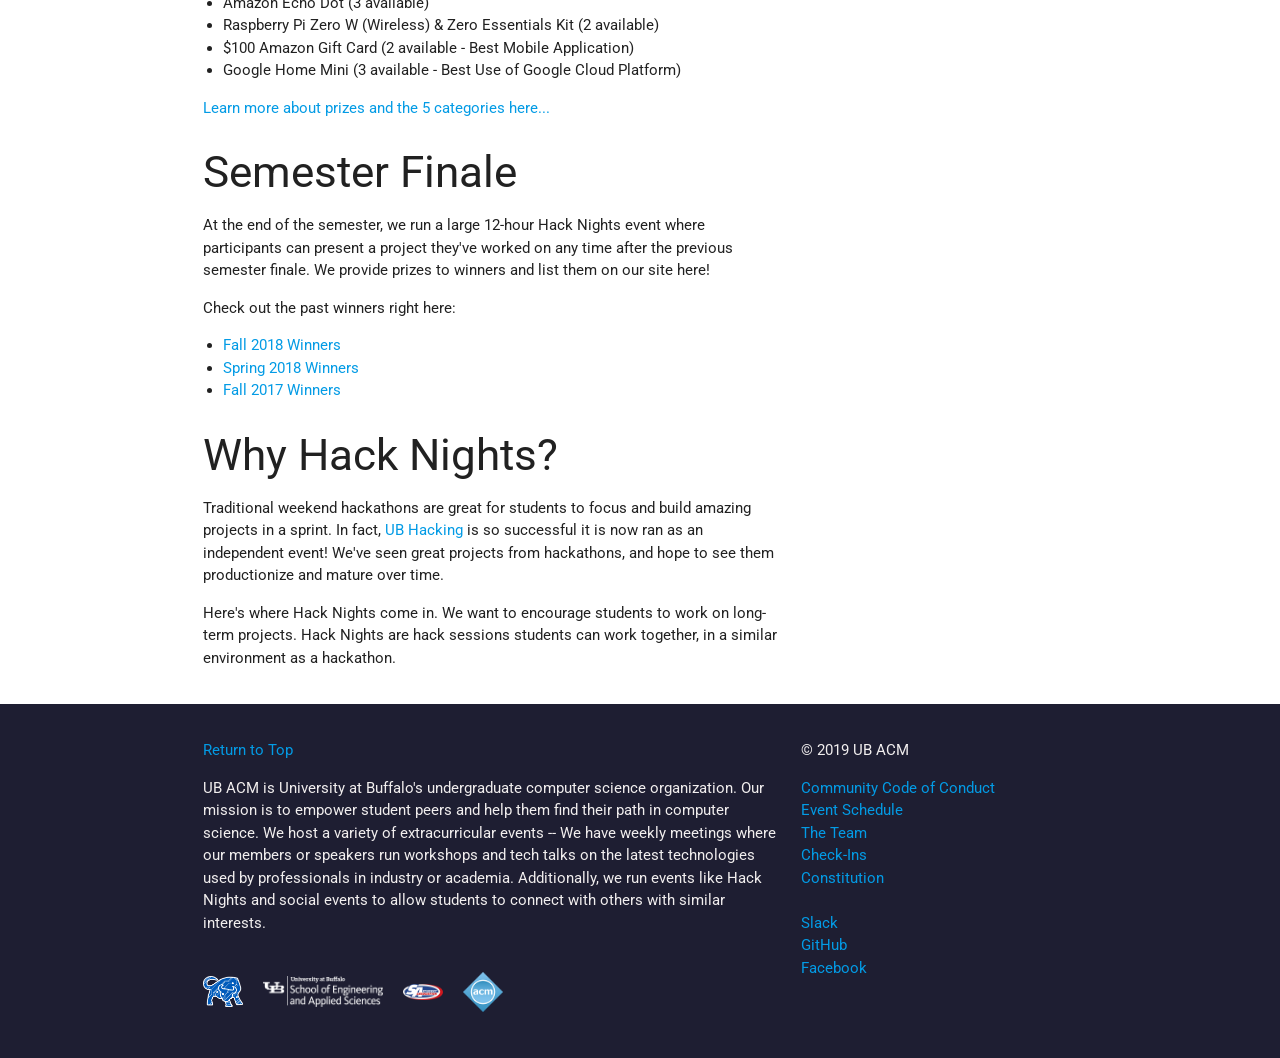
<file: hack/index.html>
<!doctype html>
<html>
<head>
  <title>UB ACM - University at Buffalo's Association for Computing Machinery Chapter</title>
  <meta name="description" content="UB ACM is University at Buffalo's undergraduate computer science organization. Our mission is to empower student peers and help them find their path in computer science.">
  <meta charset="utf-8">
  <meta name="viewport" content="width=device-width, initial-scale=1">
  <link href="https://fonts.googleapis.com/css?family=Roboto+Mono|Roboto:400,700" rel="stylesheet">
  <link href="https://use.fontawesome.com/releases/v5.0.2/css/all.css" rel="stylesheet">
  <link href="/styles/index.css" rel="stylesheet" type="text/css">
</head>
<body>
  <div id="app__navbar"></div>
  <script src="/assets/bundles/navbar.js"></script><div class="hero" data-image="hack-nights">
    <div class="container">
      <div class="hero__content" data-overlay>
        <div class="hack__hero">
          <div class="branding">
            <img class="logo" src="/assets/hacknights/logo.png" />
          </div>
          <p class="subtitle"><strong>Spring 2019 Semester Finale</strong></p>
          <div>
            <a href="/hack/prizes" class="waves-effect waves-light pink btn">Submit Project</a>
            <a href="https://apps.ubacm.org/profiles/upload-resume/" class="waves-effect waves-light indigo btn">Resumes</a>
          </div>
        </div>
      </div>
    </div>
  </div>
  <div class="content">
    <div class="container">
      <div class="row">
        <div class="col m8">
          <h3>What are Hack Nights?</h3>
          <p>
            Hack Nights are biweekly hack sessions at University at Buffalo. Build awesome projects and connect with your fellow UB ACM peers.
          </p>
  
          <h3>Showcase Your Projects and Win!</h3>
          <p>You worked hard on your projects, why not show them to the world at Hack Nights' semester finale and pick up a prize? We're taking projects you've worked on between <strong>the start of Winter Break until April 27th at 7:00pm!</strong>. All UB students can participate.</p>
  
          <p>The winners of the first three categories are decided by the attendees of the Semester Finale via public voting. Sponsored prizes are chosen by the visiting representatives.</p>
          <ul>
            <li>Most Polished Hack</li>
            <li>Hippest Hack</li>
            <li>The Wildcard Hack</li>
            <li>ACV Auctions presents Best Mobile Application</li>
            <li>Google presents Best Use of Google Cloud Platform</li>
          </ul>
  
          <h3>Prizes</h3>
          <p>
            UB ACM Hack Nights will have <strong>five</strong> prize categories for the Spring 2019 semester! Teams of up to four people can submit a project to multiple categories for public voting during the Semester Finale!
          </p>
          <ul>
            <li>Nintendo Switch (2 available)</li>
            <li>Oculus Go (2 available)</li>
            <li>Apple AirPods (2 available)</li>
            <li>UB ACM Embroidered Fleece (sizes in limited available)</li>
            <li>Victrola Vintage 3-Speed Bluetooth Suitcase Turntable (3 available)</li>
            <li>Amazon Echo Dot (3 available)</li>
            <li>Raspberry Pi Zero W (Wireless) & Zero Essentials Kit (2 available)</li>
            <li>$100 Amazon Gift Card (2 available - Best Mobile Application)</li>
            <li>Google Home Mini (3 available - Best Use of Google Cloud Platform)</li>
          </ul>
          <a href="/hack/prizes">Learn more about prizes and the 5 categories here...</a>
          
          <h3 id="finale">Semester Finale</h3>
          <p>
            At the end of the semester, we run a large 12-hour Hack Nights event where participants can present a project they've worked on any time after the previous semester finale. We provide prizes to winners and list them on our site here!
          </p>
          <p>
            Check out the past winners right here:
            <ul>
              <li><a href="https://vote.ubacm.org/events/2/" target="_blank">Fall 2018 Winners</a></li>
              <li><a href="/hack/2018s">Spring 2018 Winners</a></li>
              <li><a href="/hack/2017f">Fall 2017 Winners</a></li>
            </ul>
          </p>
  
          <h3>Why Hack Nights?</h3>
          <p>
            Traditional weekend hackathons are great for students to focus and build amazing projects in a sprint. In fact, <a href="http://ubhacking.com" target="_blank">UB Hacking</a> is so successful it is now ran as an independent event! We've seen great projects from hackathons, and hope to see them productionize and mature over time.
          </p>
          <p>
            Here's where Hack Nights come in. We want to encourage students to work on long-term projects. Hack Nights are hack sessions students can work together, in a similar environment as a hackathon.
          </p>
        </div>
  
        <div class="col m4">
          <h3 id="schedule">Event</h3>
          <h5>April 27th 10am - 9pm @ Davis 101</h5> 
  
          <a href="/hack/schedule" class="waves-effect waves-light indigo btn">Day of Schedule</a>
          <p>Free lunch and dinner!</p>
  
  
          <h3>Sponsors</h3>
          <p>  
            There's no way we can run Hack Nights without sponsors who see value in what we do for students.<br />
          </p>
          <div class="hack__sponsors">
            <div class="title_sponsors">
              <a href="https://www.acvauctions.com/careers/" target="_blank"><img src="/assets/acv.png" /></a>
            </div>
            <div class="other_sponsors">
              <a href="https://www.bloomberg.com/careers/technology/engineering/" target="_blank"><img src="/assets/bloomberg.jpg" /></a>
              <a href="https://careers.google.com/jobs/" target="_blank"><img src="/assets/google.png" /></a>
            </div>
          </div>
        </div>
      </div>
    </div>
  </div>
  <div class="footer">
    <div class="container">
      <div class="row">
        <div class="col m8">
          <p>
            <a href="#">Return to Top</a>
          </p>
          <p>
            UB ACM is University at Buffalo's undergraduate computer science organization.
            Our mission is to empower student peers and help them find their path in
            computer science. We host a variety of extracurricular events --
            We have weekly meetings where our members or speakers run workshops and tech talks on the latest technologies used by professionals in industry or academia. Additionally, we run events like Hack Nights and social events to allow students to connect with others with similar interests.
          </p>
          <br />
          <div class="logos">
            <a href="/"><img class="logo" src="/assets/ubacm.png" /></a>
            <a href="http://engineering.buffalo.edu" target="_blank"><img class="logo_wide" src="/assets/ub.png" /></a>
            <a href="https://www.sa.buffalo.edu" target="_blank"><img class="logo" src="/assets/sa.png" /></a>
            <a href="https://acm.org" target="_blank"><img class="logo" src="/assets/acm.png" /></a>
          </div>
        </div>
        <div class="col m4">
          <p>
            &copy; 2019 UB ACM<br />
          </p>
          <ul class="links">
            <li><a href="/conduct">Community Code of Conduct</a></li>
            <li><a href="/schedule">Event Schedule</a></li>
            <li><a href="/team">The Team</a></li>
            <li><a href="/checkins">Check-Ins</a></li>
            <li><a href="/constitution">Constitution</a></li>
            <br />
            <li><a href="https://ubacm.slack.com/signup" target="_blank">Slack</a></li>
            <li><a href="https://github.com/ubacm" target="_blank">GitHub</a></li>
            <li><a href="https://www.facebook.com/ubacm.org" target="_blank">Facebook</a></li>
          </ul>
        </div>
      </div>
    </div>
  </div>
</body>
</html>
</file>
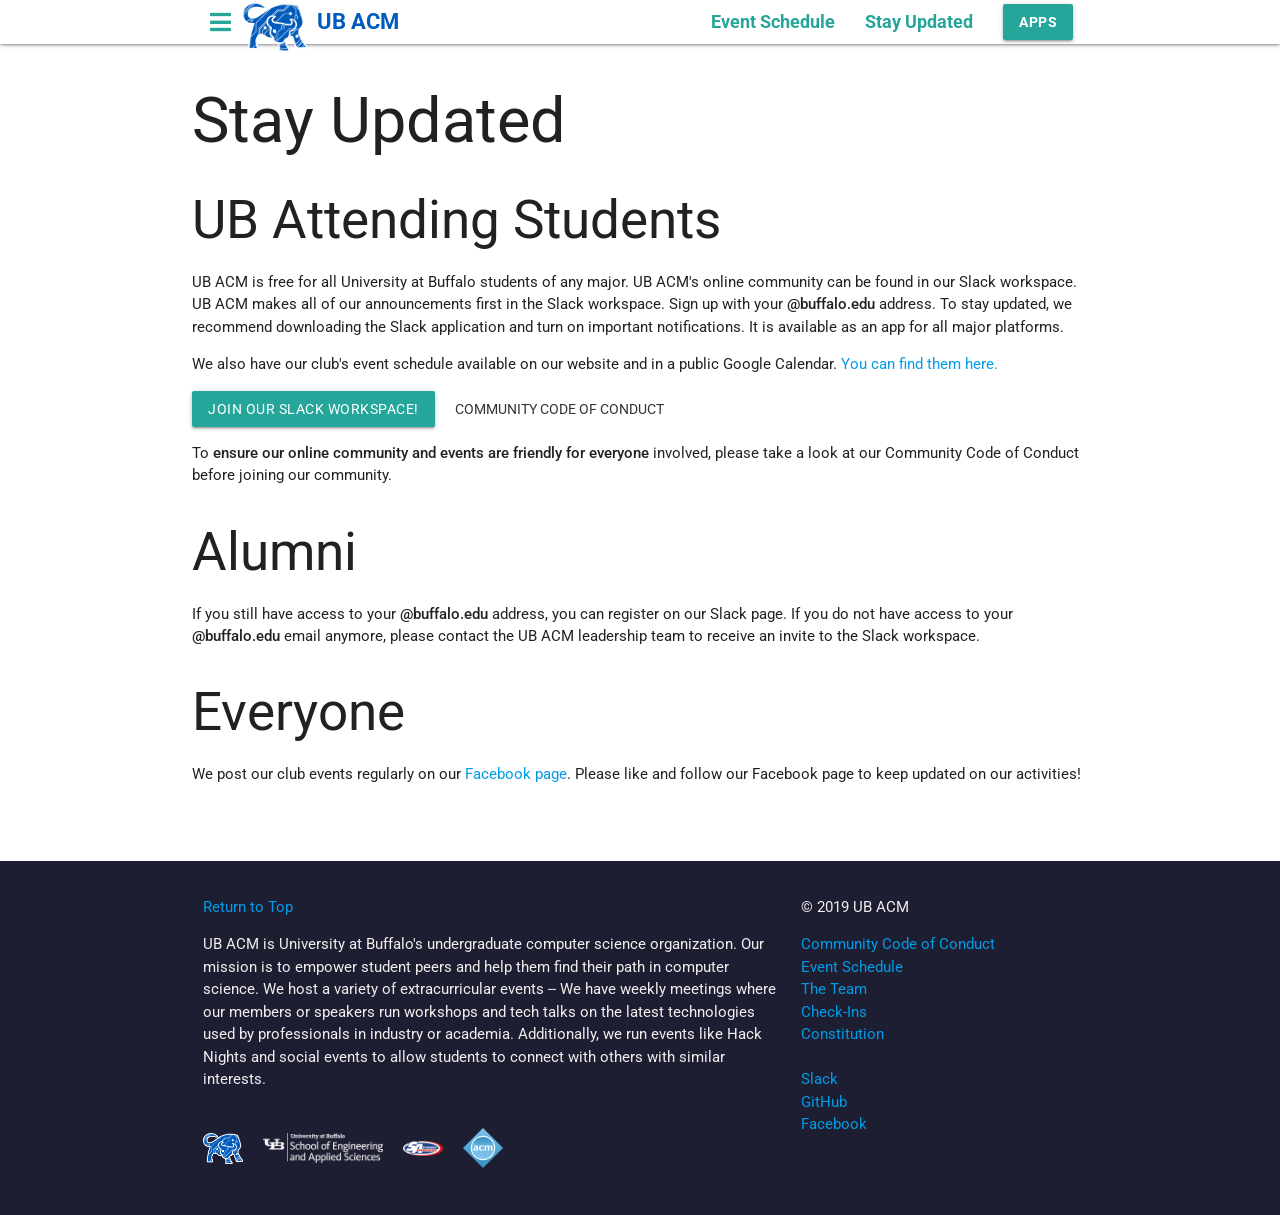
<file: join/index.html>
<!doctype html>
<html>
<head>
  <title>UB ACM - University at Buffalo's Association for Computing Machinery Chapter</title>
  <meta name="description" content="UB ACM is University at Buffalo's undergraduate computer science organization. Our mission is to empower student peers and help them find their path in computer science.">
  <meta charset="utf-8">
  <meta name="viewport" content="width=device-width, initial-scale=1">
  <link href="https://fonts.googleapis.com/css?family=Roboto+Mono|Roboto:400,700" rel="stylesheet">
  <link href="https://use.fontawesome.com/releases/v5.0.2/css/all.css" rel="stylesheet">
  <link href="/styles/index.css" rel="stylesheet" type="text/css">
</head>
<body>
  <div id="app__navbar"></div>
  <script src="/assets/bundles/navbar.js"></script><div class="content more_padding">
    <div class="container">
      <h1 id="stay-updated">Stay Updated</h1>
  <h2 id="ub-attending-students">UB Attending Students</h2>
  <p>UB ACM is free for all University at Buffalo students of any major. UB ACM&#39;s online community can be found in our Slack workspace. UB ACM makes all of our announcements first in the Slack workspace. Sign up with your <strong>@buffalo.edu</strong> address. To stay updated, we recommend downloading the Slack application and turn on important notifications. It is available as an app for all major platforms.</p>
  <p>We also have our club&#39;s event schedule available on our website and in a public Google Calendar. <a href="/schedule">You can find them here.</a></p>
  <p><a class="btn waves-effect waves-light" href="https://ubacm.slack.com/signup" target="_blank">
    Join our Slack workspace!
  </a>
  <a class="btn-flat waves-effect waves-light" href="/conduct">
    Community Code of Conduct
  </a></p>
  <p>To <strong>ensure our online community and events are friendly for everyone</strong> involved, please take a look at our Community Code of Conduct before joining our community.</p>
  <h2 id="alumni">Alumni</h2>
  <p>If you still have access to your <strong>@buffalo.edu</strong> address, you can register on our Slack page. If you do not have access to your <strong>@buffalo.edu</strong> email anymore, please contact the UB ACM leadership team to receive an invite to the Slack workspace.</p>
  <h2 id="everyone">Everyone</h2>
  <p>We post our club events regularly on our <a href="https://www.facebook.com/ubacm.org">Facebook page</a>. Please like and follow our Facebook page to keep updated on our activities!</p>
  
    </div>
  </div>
  <div class="footer">
    <div class="container">
      <div class="row">
        <div class="col m8">
          <p>
            <a href="#">Return to Top</a>
          </p>
          <p>
            UB ACM is University at Buffalo's undergraduate computer science organization.
            Our mission is to empower student peers and help them find their path in
            computer science. We host a variety of extracurricular events --
            We have weekly meetings where our members or speakers run workshops and tech talks on the latest technologies used by professionals in industry or academia. Additionally, we run events like Hack Nights and social events to allow students to connect with others with similar interests.
          </p>
          <br />
          <div class="logos">
            <a href="/"><img class="logo" src="/assets/ubacm.png" /></a>
            <a href="http://engineering.buffalo.edu" target="_blank"><img class="logo_wide" src="/assets/ub.png" /></a>
            <a href="https://www.sa.buffalo.edu" target="_blank"><img class="logo" src="/assets/sa.png" /></a>
            <a href="https://acm.org" target="_blank"><img class="logo" src="/assets/acm.png" /></a>
          </div>
        </div>
        <div class="col m4">
          <p>
            &copy; 2019 UB ACM<br />
          </p>
          <ul class="links">
            <li><a href="/conduct">Community Code of Conduct</a></li>
            <li><a href="/schedule">Event Schedule</a></li>
            <li><a href="/team">The Team</a></li>
            <li><a href="/checkins">Check-Ins</a></li>
            <li><a href="/constitution">Constitution</a></li>
            <br />
            <li><a href="https://ubacm.slack.com/signup" target="_blank">Slack</a></li>
            <li><a href="https://github.com/ubacm" target="_blank">GitHub</a></li>
            <li><a href="https://www.facebook.com/ubacm.org" target="_blank">Facebook</a></li>
          </ul>
        </div>
      </div>
    </div>
  </div>
</body>
</html>
</file>
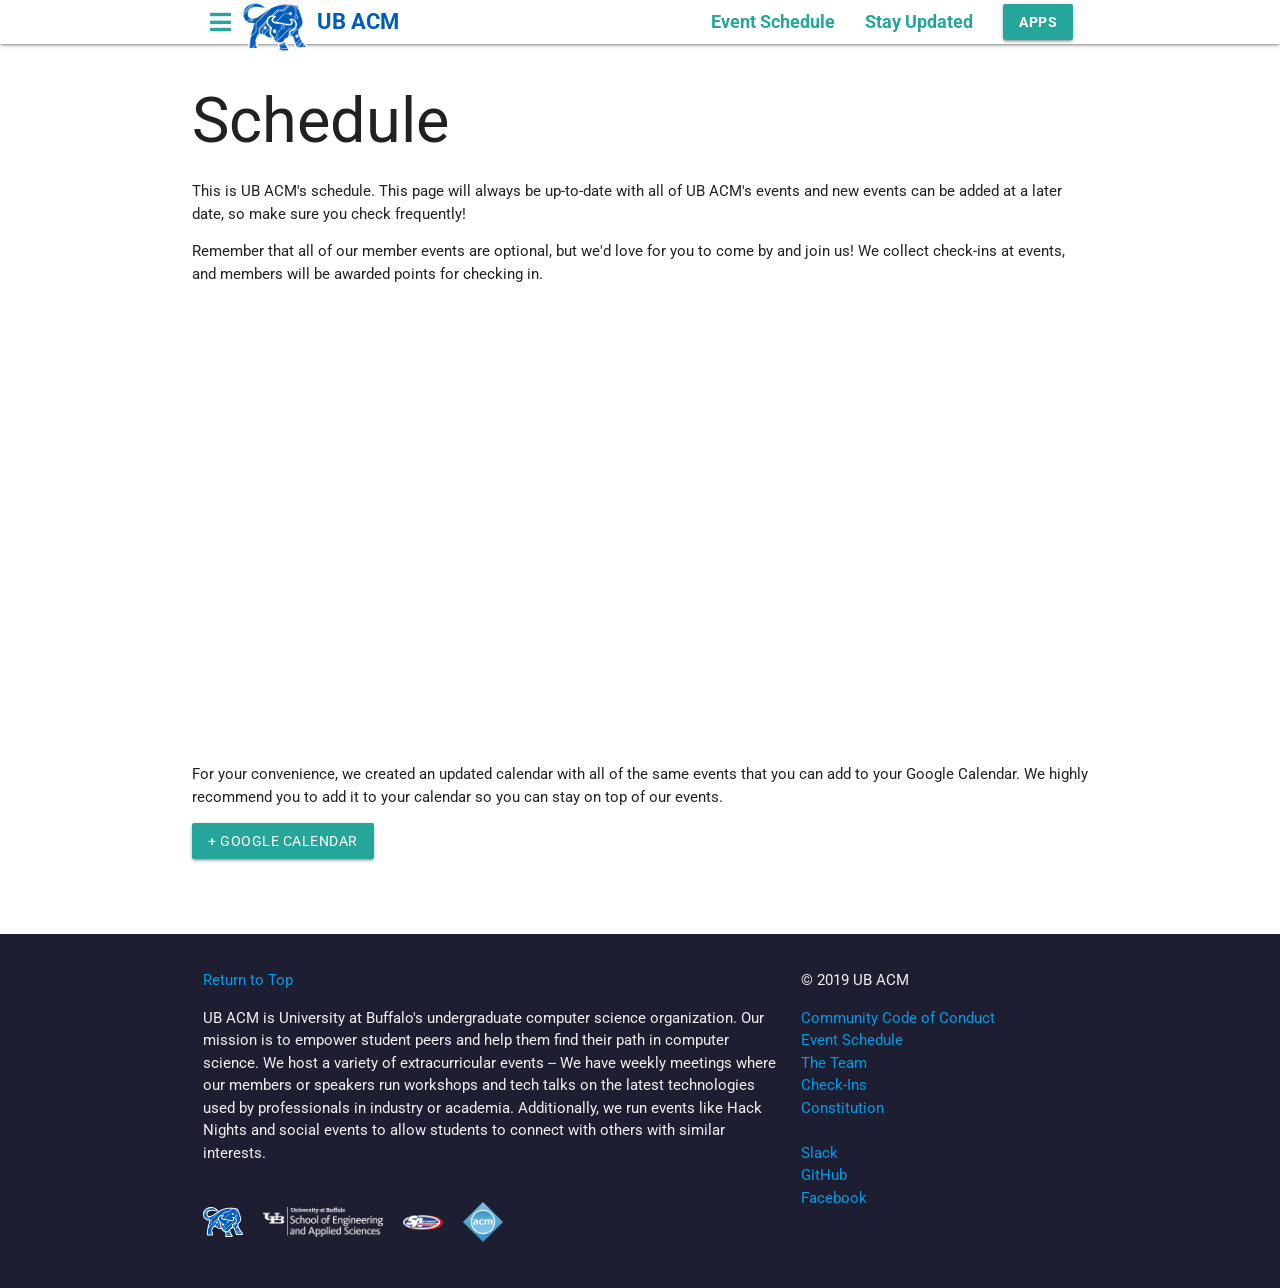
<file: schedule/index.html>
<!doctype html>
<html>
<head>
  <title>UB ACM - University at Buffalo's Association for Computing Machinery Chapter</title>
  <meta name="description" content="UB ACM is University at Buffalo's undergraduate computer science organization. Our mission is to empower student peers and help them find their path in computer science.">
  <meta charset="utf-8">
  <meta name="viewport" content="width=device-width, initial-scale=1">
  <link href="https://fonts.googleapis.com/css?family=Roboto+Mono|Roboto:400,700" rel="stylesheet">
  <link href="https://use.fontawesome.com/releases/v5.0.2/css/all.css" rel="stylesheet">
  <link href="/styles/index.css" rel="stylesheet" type="text/css">
</head>
<body>
  <div id="app__navbar"></div>
  <script src="/assets/bundles/navbar.js"></script><div class="content more_padding">
    <div class="container">
      <h1 id="schedule">Schedule</h1>
  <p>This is UB ACM&#39;s schedule. This page will always be up-to-date with all of UB ACM&#39;s events and new events can be added at a later date, so make sure you check frequently!</p>
  <p>Remember that all of our member events are optional, but we&#39;d love for you to come by and join us! We collect check-ins at events, and members will be awarded points for checking in.</p>
  <div class="googleCalendar">
  <iframe src="https://calendar.google.com/calendar/b/1/embed?showTitle=0&amp;showNav=0&amp;showDate=0&amp;showPrint=0&amp;showTabs=0&amp;showCalendars=0&amp;showTz=0&amp;mode=AGENDA&amp;height=600&amp;wkst=1&amp;bgcolor=%23ffffff&amp;src=ubacm.org%40gmail.com&amp;color=%23333333&amp;ctz=America%2FNew_York" style="border-width:0" width="800" height="600" frameborder="0" scrolling="no"></iframe><br/>
  </div>
  
  <p>For your convenience, we created an updated calendar with all of the same events that you can add to your Google Calendar. We highly recommend you to add it to your calendar so you can stay on top of our events.</p>
  <p><a class="btn waves-effect waves-light" href="https://calendar.google.com/calendar/b/4?cid=dWJhY20ub3JnQGdtYWlsLmNvbQ" target="_blank">+ Google Calendar</a></p>
  
    </div>
  </div>
  <div class="footer">
    <div class="container">
      <div class="row">
        <div class="col m8">
          <p>
            <a href="#">Return to Top</a>
          </p>
          <p>
            UB ACM is University at Buffalo's undergraduate computer science organization.
            Our mission is to empower student peers and help them find their path in
            computer science. We host a variety of extracurricular events --
            We have weekly meetings where our members or speakers run workshops and tech talks on the latest technologies used by professionals in industry or academia. Additionally, we run events like Hack Nights and social events to allow students to connect with others with similar interests.
          </p>
          <br />
          <div class="logos">
            <a href="/"><img class="logo" src="/assets/ubacm.png" /></a>
            <a href="http://engineering.buffalo.edu" target="_blank"><img class="logo_wide" src="/assets/ub.png" /></a>
            <a href="https://www.sa.buffalo.edu" target="_blank"><img class="logo" src="/assets/sa.png" /></a>
            <a href="https://acm.org" target="_blank"><img class="logo" src="/assets/acm.png" /></a>
          </div>
        </div>
        <div class="col m4">
          <p>
            &copy; 2019 UB ACM<br />
          </p>
          <ul class="links">
            <li><a href="/conduct">Community Code of Conduct</a></li>
            <li><a href="/schedule">Event Schedule</a></li>
            <li><a href="/team">The Team</a></li>
            <li><a href="/checkins">Check-Ins</a></li>
            <li><a href="/constitution">Constitution</a></li>
            <br />
            <li><a href="https://ubacm.slack.com/signup" target="_blank">Slack</a></li>
            <li><a href="https://github.com/ubacm" target="_blank">GitHub</a></li>
            <li><a href="https://www.facebook.com/ubacm.org" target="_blank">Facebook</a></li>
          </ul>
        </div>
      </div>
    </div>
  </div>
</body>
</html>
</file>
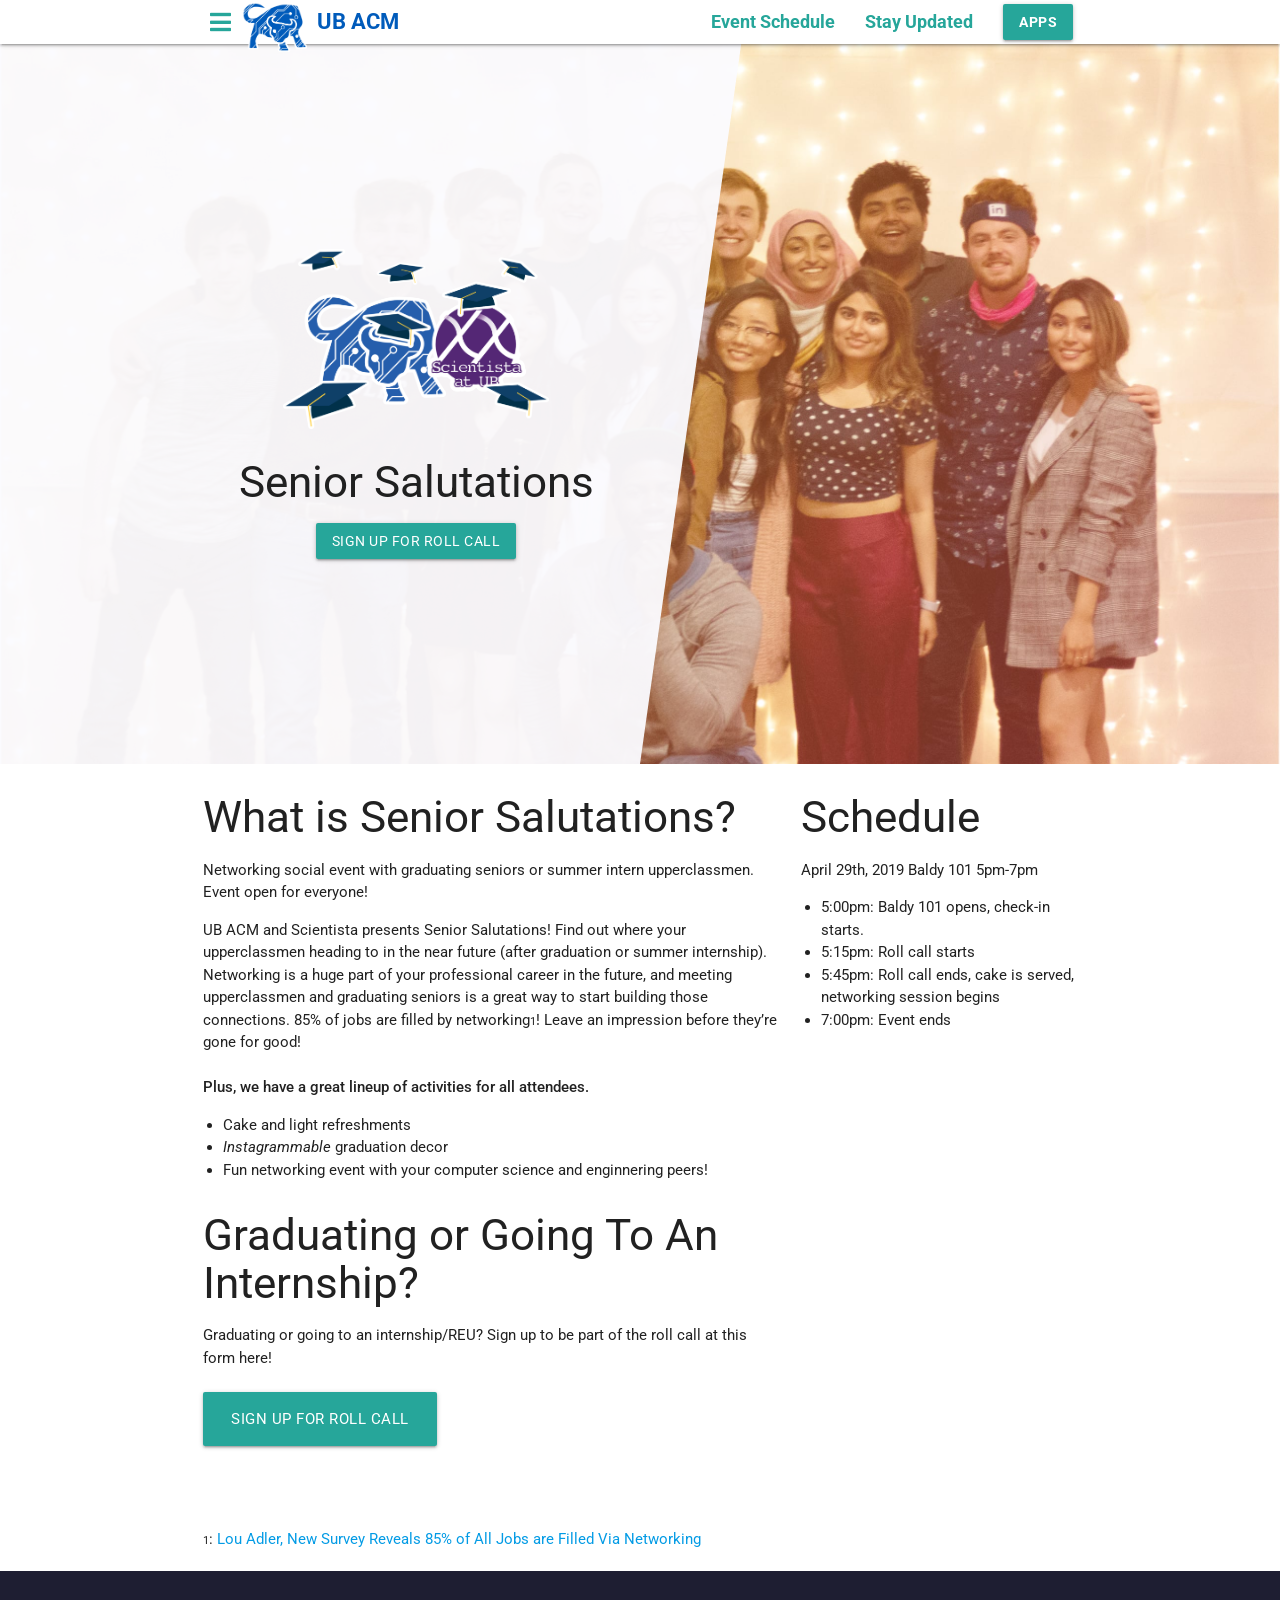
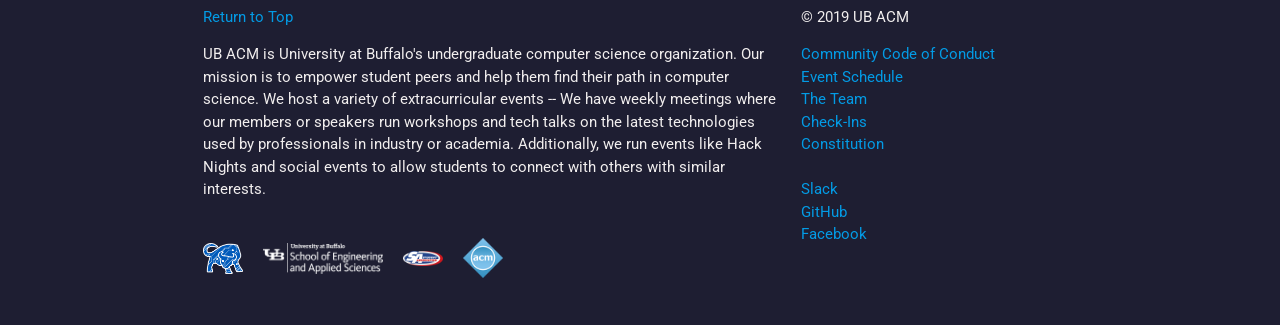
<file: senior/index.html>
<!doctype html>
<html>
<head>
  <title>UB ACM - University at Buffalo's Association for Computing Machinery Chapter</title>
  <meta name="description" content="UB ACM is University at Buffalo's undergraduate computer science organization. Our mission is to empower student peers and help them find their path in computer science.">
  <meta charset="utf-8">
  <meta name="viewport" content="width=device-width, initial-scale=1">
  <link href="https://fonts.googleapis.com/css?family=Roboto+Mono|Roboto:400,700" rel="stylesheet">
  <link href="https://use.fontawesome.com/releases/v5.0.2/css/all.css" rel="stylesheet">
  <link href="/styles/index.css" rel="stylesheet" type="text/css">
</head>
<body>
  <div id="app__navbar"></div>
  <script src="/assets/bundles/navbar.js"></script><div class="hero" data-image="senior">
    <div class="container">
      <div class="hero__content" data-overlay>
        <div class="hack__hero">
          <div class="branding">
            <img class="logo" src="/assets/senior_salutations/logo.png" />
          </div>
          <div>
            <h3 style="text-align: center;">Senior Salutations</h3>
          </div>
          <div>
            <a href="https://forms.gle/Rz2qrpRARsqQBWfo6" target="_blank" class="waves-effect waves-light btn">Sign up for Roll Call</a>
          </div>
        </div>
      </div>
    </div>
  </div>
  <div class="content">
    <div class="container">
      <div class="row">
        <div class="col m8">
          <h3 class="section_label">What is Senior Salutations?</h3>
          <p class="big">Networking social event with graduating seniors or summer intern upperclassmen. Event open for everyone!</p>
          <p>
            UB ACM and Scientista presents Senior Salutations! Find out where your upperclassmen heading to in the near future (after graduation or summer internship). Networking is a huge part of your professional career in the future, and meeting upperclassmen and graduating seniors is a great way to start building those connections. 85% of jobs are filled by networking<small>1</small>! Leave an impression before they’re gone for good!<br />
            <br />
            <strong>Plus, we have a great lineup of activities for all attendees.</strong>
            <ul>
              <li>Cake and light refreshments</li>
              <li><em>Instagrammable</em> graduation decor</li>
              <li>Fun networking event with your computer science and enginnering peers!</li>
            </ul>
          </p>
  
          <a class="anchor" id="rollcall"></a>
          <h3 class="section_label">Graduating or Going To An Internship?</h3>
          <p>  
            Graduating or going to an internship/REU? Sign up to be part of the roll call at this form here!
            <br />
            <br />
            <a href="https://forms.gle/Rz2qrpRARsqQBWfo6" target="_blank" class="waves-effect waves-light btn btn-large">Sign up for Roll Call</a>
          </p>
  
          <br />
          <br />
          <br />
          <small>1</small>: <a href="https://www.linkedin.com/pulse/new-survey-reveals-85-all-jobs-filled-via-networking-lou-adler/" target="_blank">Lou Adler, New Survey Reveals 85% of All Jobs are Filled Via Networking</a>
        </div>
  
        <div class="col m4">
          <h3 id="schedule">Schedule</h3>
          <p class="big">April 29th, 2019 Baldy 101 5pm-7pm</p>
          <ul>
            <li>5:00pm: Baldy 101 opens, check-in starts.</li>
            <li>5:15pm: Roll call starts</li>
            <li>5:45pm: Roll call ends, cake is served, networking session begins</li>
            <li>7:00pm: Event ends</li>
          </ul>
        </div>
      </div>
    </div>
  </div>
  <div class="footer">
    <div class="container">
      <div class="row">
        <div class="col m8">
          <p>
            <a href="#">Return to Top</a>
          </p>
          <p>
            UB ACM is University at Buffalo's undergraduate computer science organization.
            Our mission is to empower student peers and help them find their path in
            computer science. We host a variety of extracurricular events --
            We have weekly meetings where our members or speakers run workshops and tech talks on the latest technologies used by professionals in industry or academia. Additionally, we run events like Hack Nights and social events to allow students to connect with others with similar interests.
          </p>
          <br />
          <div class="logos">
            <a href="/"><img class="logo" src="/assets/ubacm.png" /></a>
            <a href="http://engineering.buffalo.edu" target="_blank"><img class="logo_wide" src="/assets/ub.png" /></a>
            <a href="https://www.sa.buffalo.edu" target="_blank"><img class="logo" src="/assets/sa.png" /></a>
            <a href="https://acm.org" target="_blank"><img class="logo" src="/assets/acm.png" /></a>
          </div>
        </div>
        <div class="col m4">
          <p>
            &copy; 2019 UB ACM<br />
          </p>
          <ul class="links">
            <li><a href="/conduct">Community Code of Conduct</a></li>
            <li><a href="/schedule">Event Schedule</a></li>
            <li><a href="/team">The Team</a></li>
            <li><a href="/checkins">Check-Ins</a></li>
            <li><a href="/constitution">Constitution</a></li>
            <br />
            <li><a href="https://ubacm.slack.com/signup" target="_blank">Slack</a></li>
            <li><a href="https://github.com/ubacm" target="_blank">GitHub</a></li>
            <li><a href="https://www.facebook.com/ubacm.org" target="_blank">Facebook</a></li>
          </ul>
        </div>
      </div>
    </div>
  </div>
</body>
</html>
</file>
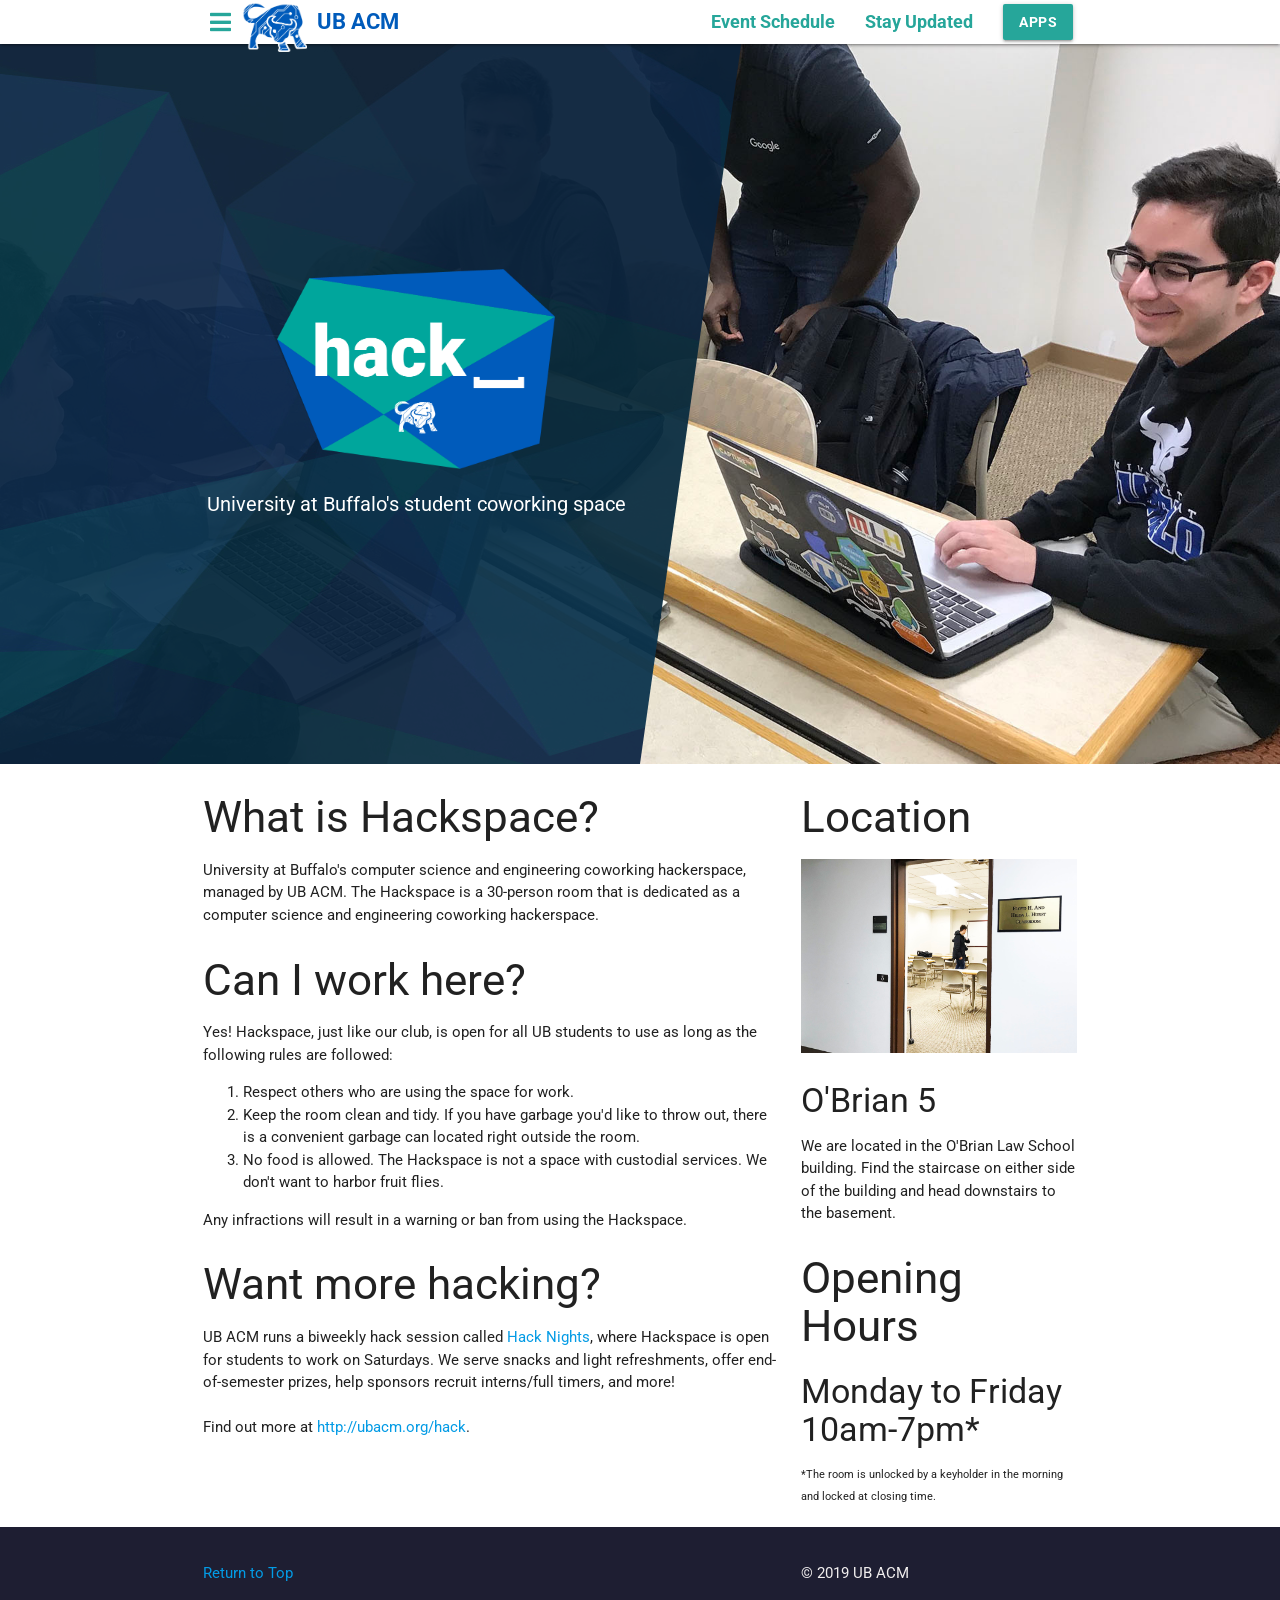
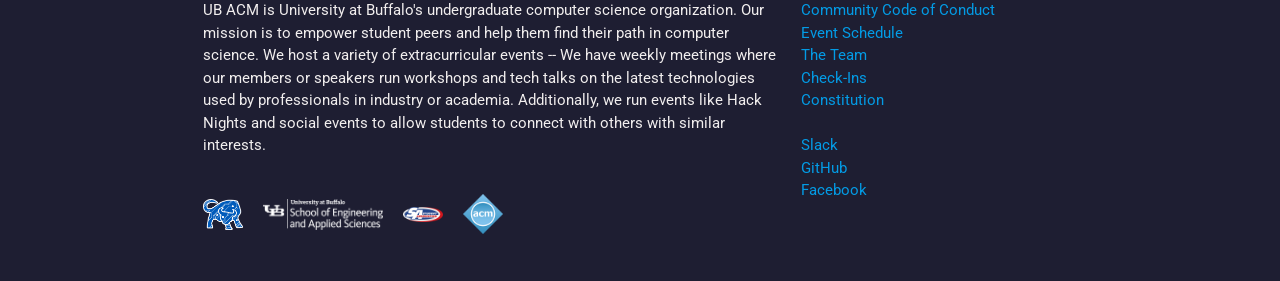
<file: space/index.html>
<!doctype html>
<html>
<head>
  <title>UB ACM - University at Buffalo's Association for Computing Machinery Chapter</title>
  <meta name="description" content="UB ACM is University at Buffalo's undergraduate computer science organization. Our mission is to empower student peers and help them find their path in computer science.">
  <meta charset="utf-8">
  <meta name="viewport" content="width=device-width, initial-scale=1">
  <link href="https://fonts.googleapis.com/css?family=Roboto+Mono|Roboto:400,700" rel="stylesheet">
  <link href="https://use.fontawesome.com/releases/v5.0.2/css/all.css" rel="stylesheet">
  <link href="/styles/index.css" rel="stylesheet" type="text/css">
</head>
<body>
  <div id="app__navbar"></div>
  <script src="/assets/bundles/navbar.js"></script><div class="hero" data-image="hackspace">
    <div class="container">
      <div class="hero__content" data-overlay="hackspace">
        <div class="space__hero">
          <img class="logo" src="/assets/hackspace/logo.png" />
          <p class="subtitle white-text">University at Buffalo's student coworking space</p>
        </div>
      </div>
    </div>
  </div>
  <div class="content">
    <div class="container">
      <div class="row">
        <div class="col m8">
          <h3>What is Hackspace?</h3>
          <p class="big">University at Buffalo's computer science and engineering coworking hackerspace, managed by UB ACM.
            The Hackspace is a 30-person room that is dedicated as a computer science and engineering coworking hackerspace.
          </p>
  
          <h3>Can I work here?</h3>
          <p>
            Yes! Hackspace, just like our club, is open for all UB students to use as long as the following rules are followed:
          </p>
          <ol>
            <li>
              Respect others who are using the space for work.
            </li>
            <li>
              Keep the room clean and tidy. If you have garbage you'd like to throw out, there is a
              convenient garbage can located right outside the room.
            </li>
            <li>
              No food is allowed. The Hackspace is not a space with custodial services. 
              We don't want to harbor fruit flies.
            </li>
          </ol>
          <p>Any infractions will result in a warning or ban from using the Hackspace.</p>
  
          <h3>Want more hacking?</h3>
          <p>
            UB ACM runs a biweekly hack session called <a href="/hack">Hack Nights</a>, where Hackspace is open for students to work on Saturdays. We serve snacks and light refreshments, offer end-of-semester prizes, help sponsors recruit interns/full timers, and more!<br />
            <br />
            Find out more at <a href="/hack">http://ubacm.org/hack</a>.
          </p>
        </div>
  
        <div class="col m4">
          <h3>Location</h3>
          <img src="/assets/hackspace/entrance.jpg" />
          <br />
          <h4>
            O'Brian 5
          </h4>
          <p>
            We are located in the O'Brian Law School building. Find the staircase on either side of the building and head downstairs to the basement.
          </p>
          
          <h3>Opening Hours</h3>
          <h4>Monday to Friday 10am-7pm*</h4>
          <small>*The room is unlocked by a keyholder in the morning and locked at closing time.</small>
        </div>
      </div>
    </div>
  </div>
  <div class="footer">
    <div class="container">
      <div class="row">
        <div class="col m8">
          <p>
            <a href="#">Return to Top</a>
          </p>
          <p>
            UB ACM is University at Buffalo's undergraduate computer science organization.
            Our mission is to empower student peers and help them find their path in
            computer science. We host a variety of extracurricular events --
            We have weekly meetings where our members or speakers run workshops and tech talks on the latest technologies used by professionals in industry or academia. Additionally, we run events like Hack Nights and social events to allow students to connect with others with similar interests.
          </p>
          <br />
          <div class="logos">
            <a href="/"><img class="logo" src="/assets/ubacm.png" /></a>
            <a href="http://engineering.buffalo.edu" target="_blank"><img class="logo_wide" src="/assets/ub.png" /></a>
            <a href="https://www.sa.buffalo.edu" target="_blank"><img class="logo" src="/assets/sa.png" /></a>
            <a href="https://acm.org" target="_blank"><img class="logo" src="/assets/acm.png" /></a>
          </div>
        </div>
        <div class="col m4">
          <p>
            &copy; 2019 UB ACM<br />
          </p>
          <ul class="links">
            <li><a href="/conduct">Community Code of Conduct</a></li>
            <li><a href="/schedule">Event Schedule</a></li>
            <li><a href="/team">The Team</a></li>
            <li><a href="/checkins">Check-Ins</a></li>
            <li><a href="/constitution">Constitution</a></li>
            <br />
            <li><a href="https://ubacm.slack.com/signup" target="_blank">Slack</a></li>
            <li><a href="https://github.com/ubacm" target="_blank">GitHub</a></li>
            <li><a href="https://www.facebook.com/ubacm.org" target="_blank">Facebook</a></li>
          </ul>
        </div>
      </div>
    </div>
  </div>
</body>
</html>
</file>
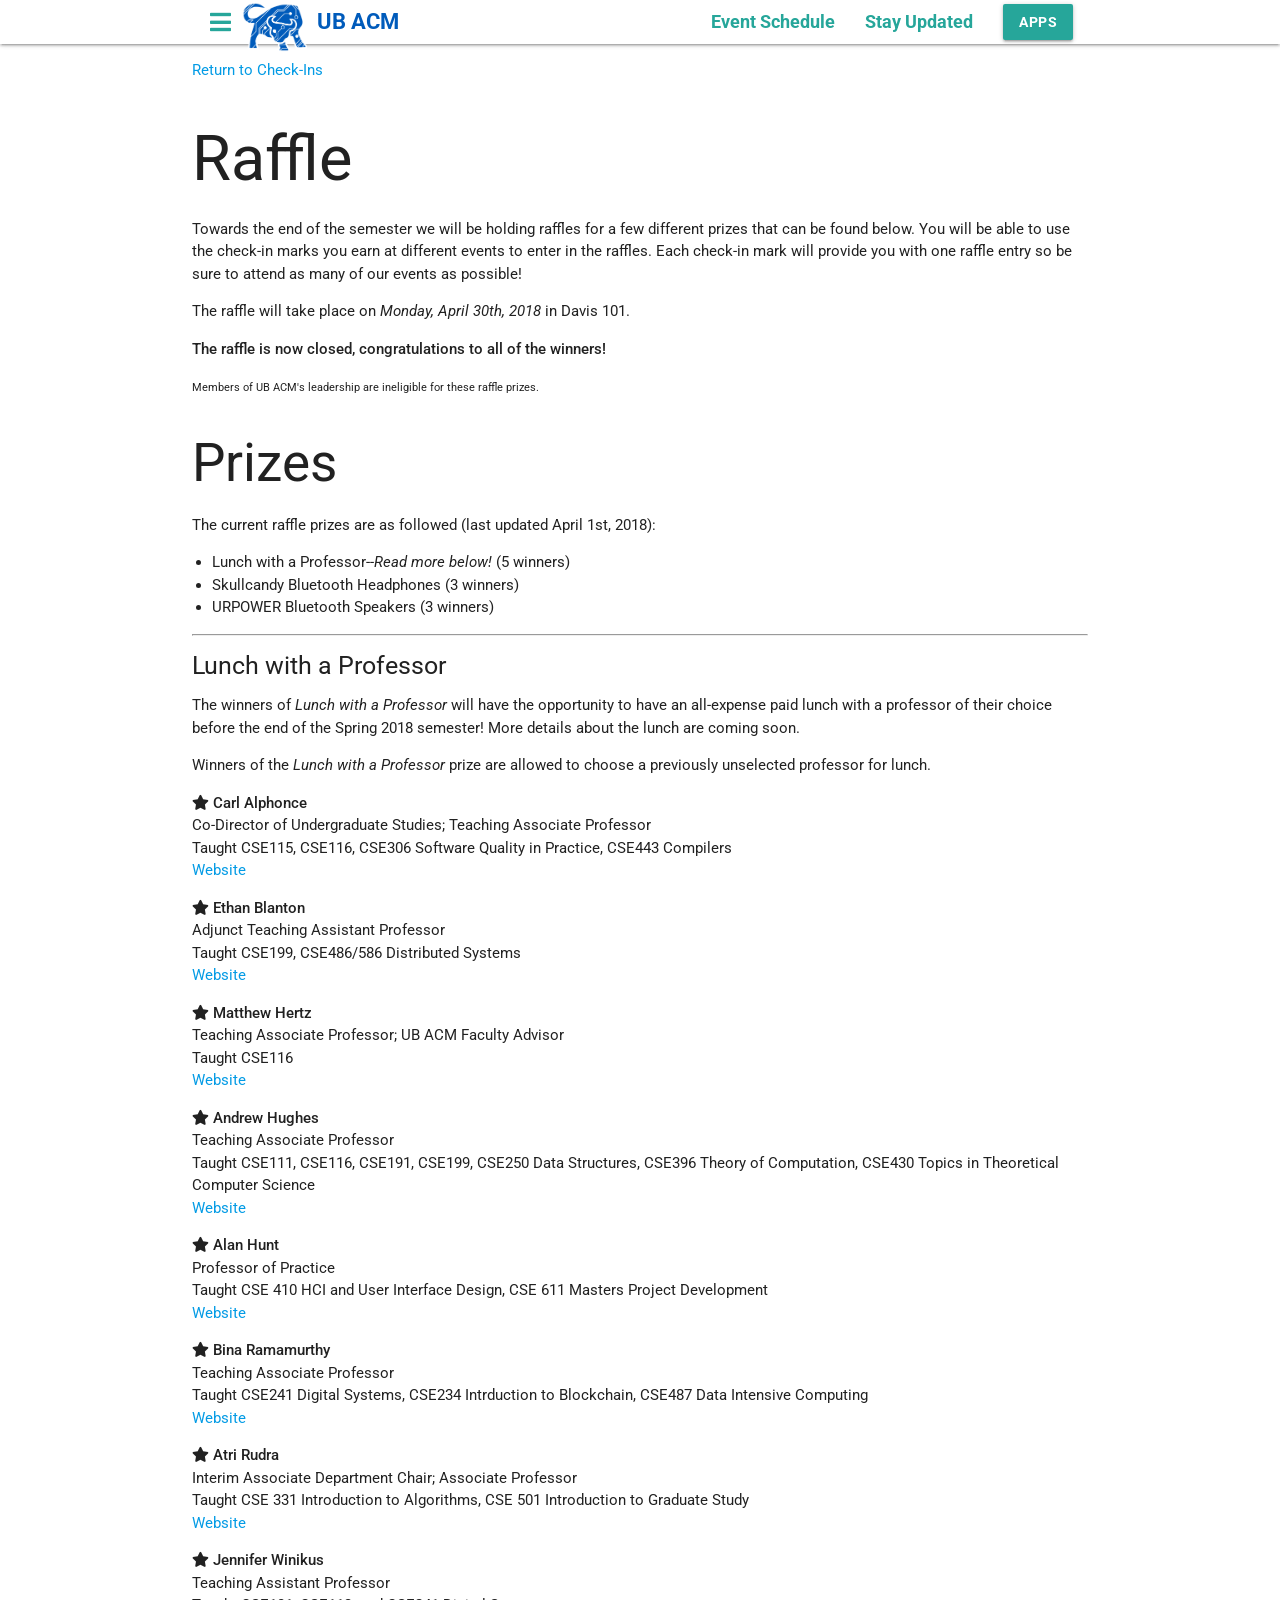
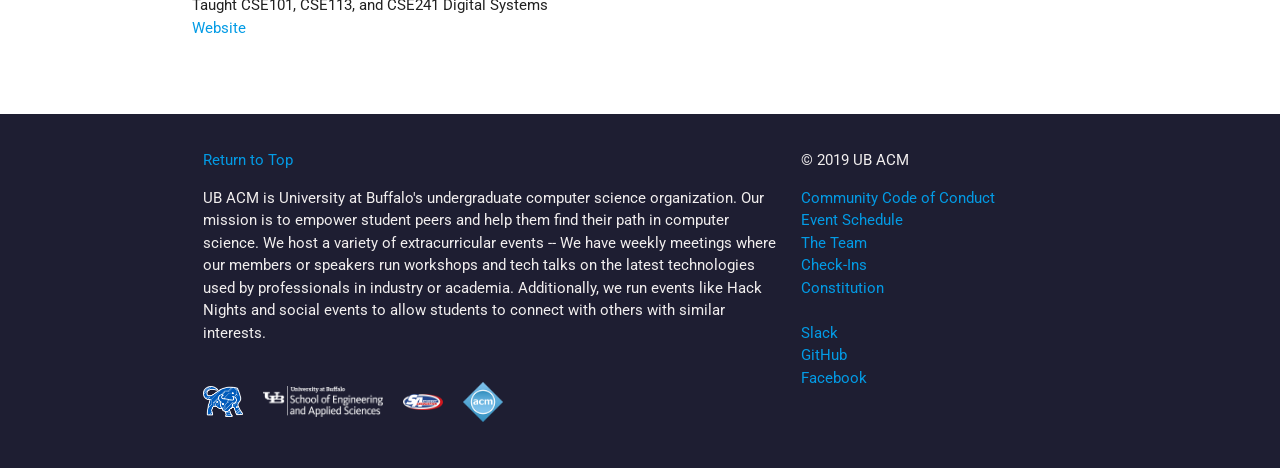
<file: checkins/raffle/index.html>
<!doctype html>
<html>
<head>
  <title>UB ACM - University at Buffalo's Association for Computing Machinery Chapter</title>
  <meta name="description" content="UB ACM is University at Buffalo's undergraduate computer science organization. Our mission is to empower student peers and help them find their path in computer science.">
  <meta charset="utf-8">
  <meta name="viewport" content="width=device-width, initial-scale=1">
  <link href="https://fonts.googleapis.com/css?family=Roboto+Mono|Roboto:400,700" rel="stylesheet">
  <link href="https://use.fontawesome.com/releases/v5.0.2/css/all.css" rel="stylesheet">
  <link href="/styles/index.css" rel="stylesheet" type="text/css">
</head>
<body>
  <div id="app__navbar"></div>
  <script src="/assets/bundles/navbar.js"></script><div class="content more_padding">
    <div class="container">
      <p><a href="/checkins">Return to Check-Ins</a></p>
  <h1 id="raffle">Raffle</h1>
  <p>Towards the end of the semester we will be holding raffles for a few different prizes that can be found below. You will be able to use the check-in marks you earn at different events to enter in the raffles. Each check-in mark will provide you with one raffle entry so be sure to attend as many of our events as possible!</p>
  <p>The raffle will take place on <em>Monday, April 30th, 2018</em> in Davis 101.</p>
  <p><strong>The raffle is now closed, congratulations to all of the winners!</strong></p>
  <p><small>Members of UB ACM&#39;s leadership are ineligible for these raffle prizes.</small></p>
  <h2 id="prizes">Prizes</h2>
  <p>The current raffle prizes are as followed (last updated April 1st, 2018):</p>
  <ul>
  <li>Lunch with a Professor--<em>Read more below!</em> (5 winners)</li>
  <li>Skullcandy Bluetooth Headphones (3 winners)</li>
  <li>URPOWER Bluetooth Speakers (3 winners)</li>
  </ul>
  <hr />
  
  <h5 id="lunch-with-a-professor">Lunch with a Professor</h5>
  <p>The winners of <em>Lunch with a Professor</em> will have the opportunity to have an all-expense paid lunch with a professor of their choice before the end of the Spring 2018 semester! More details about the lunch are coming soon.</p>
  <p>Winners of the <em>Lunch with a Professor</em> prize are allowed to choose a previously unselected professor for lunch.</p>
  <p><i class="fas fa-star"></i> <strong>Carl Alphonce</strong><br />
  Co-Director of Undergraduate Studies; Teaching Associate Professor<br />
  Taught CSE115, CSE116, CSE306 Software Quality in Practice, CSE443 Compilers<br />
  <a href="https://www.cse.buffalo.edu/faculty/alphonce/" target="_blank">Website</a></p>
  <p><i class="fas fa-star"></i> <strong>Ethan Blanton</strong><br />
  Adjunct Teaching Assistant Professor<br />
  Taught CSE199, CSE486/586 Distributed Systems<br />
  <a href="https://www.cse.buffalo.edu/~eblanton/" target="_blank">Website</a></p>
  <p><i class="fas fa-star"></i> <strong>Matthew Hertz</strong><br />
  Teaching Associate Professor; UB ACM Faculty Advisor<br />
  Taught CSE116<br />
  <a href="https://www.cse.buffalo.edu/~mhertz/" target="_blank">Website</a></p>
  <p><i class="fas fa-star"></i> <strong>Andrew Hughes</strong><br />
  Teaching Associate Professor<br />
  Taught CSE111, CSE116, CSE191, CSE199, CSE250 Data Structures, CSE396 Theory of Computation, CSE430 Topics in Theoretical Computer Science<br />
  <a href="http://www.cse.buffalo.edu/~ahughes6" target="_blank">Website</a></p>
  <p><i class="fas fa-star"></i> <strong>Alan Hunt</strong><br />
  Professor of Practice<br />
  Taught CSE 410 HCI and User Interface Design, CSE 611 Masters Project Development<br />
  <a href="https://www.cse.buffalo.edu/faculty/ahunt/" target="_blank">Website</a></p>
  <p><i class="fas fa-star"></i> <strong>Bina Ramamurthy</strong><br />
  Teaching Associate Professor<br />
  Taught CSE241 Digital Systems, CSE234 Intrduction to Blockchain, CSE487 Data Intensive Computing<br />
  <a href="https://www.cse.buffalo.edu/~bina/" target="_blank">Website</a></p>
  <p><i class="fas fa-star"></i> <strong>Atri Rudra</strong><br />
  Interim Associate Department Chair; Associate Professor<br />
  Taught CSE 331 Introduction to Algorithms, CSE 501 Introduction to Graduate Study<br />
  <a href="https://www.cse.buffalo.edu/faculty/atri/" target="_blank">Website</a></p>
  <p><i class="fas fa-star"></i> <strong>Jennifer Winikus</strong><br />
  Teaching Assistant Professor<br />
  Taught CSE101, CSE113, and CSE241 Digital Systems<br />
  <a href="https://www.cse.buffalo.edu/~jwinikus/" target="_blank">Website</a></p>
  
    </div>
  </div>
  <div class="footer">
    <div class="container">
      <div class="row">
        <div class="col m8">
          <p>
            <a href="#">Return to Top</a>
          </p>
          <p>
            UB ACM is University at Buffalo's undergraduate computer science organization.
            Our mission is to empower student peers and help them find their path in
            computer science. We host a variety of extracurricular events --
            We have weekly meetings where our members or speakers run workshops and tech talks on the latest technologies used by professionals in industry or academia. Additionally, we run events like Hack Nights and social events to allow students to connect with others with similar interests.
          </p>
          <br />
          <div class="logos">
            <a href="/"><img class="logo" src="/assets/ubacm.png" /></a>
            <a href="http://engineering.buffalo.edu" target="_blank"><img class="logo_wide" src="/assets/ub.png" /></a>
            <a href="https://www.sa.buffalo.edu" target="_blank"><img class="logo" src="/assets/sa.png" /></a>
            <a href="https://acm.org" target="_blank"><img class="logo" src="/assets/acm.png" /></a>
          </div>
        </div>
        <div class="col m4">
          <p>
            &copy; 2019 UB ACM<br />
          </p>
          <ul class="links">
            <li><a href="/conduct">Community Code of Conduct</a></li>
            <li><a href="/schedule">Event Schedule</a></li>
            <li><a href="/team">The Team</a></li>
            <li><a href="/checkins">Check-Ins</a></li>
            <li><a href="/constitution">Constitution</a></li>
            <br />
            <li><a href="https://ubacm.slack.com/signup" target="_blank">Slack</a></li>
            <li><a href="https://github.com/ubacm" target="_blank">GitHub</a></li>
            <li><a href="https://www.facebook.com/ubacm.org" target="_blank">Facebook</a></li>
          </ul>
        </div>
      </div>
    </div>
  </div>
</body>
</html>
</file>
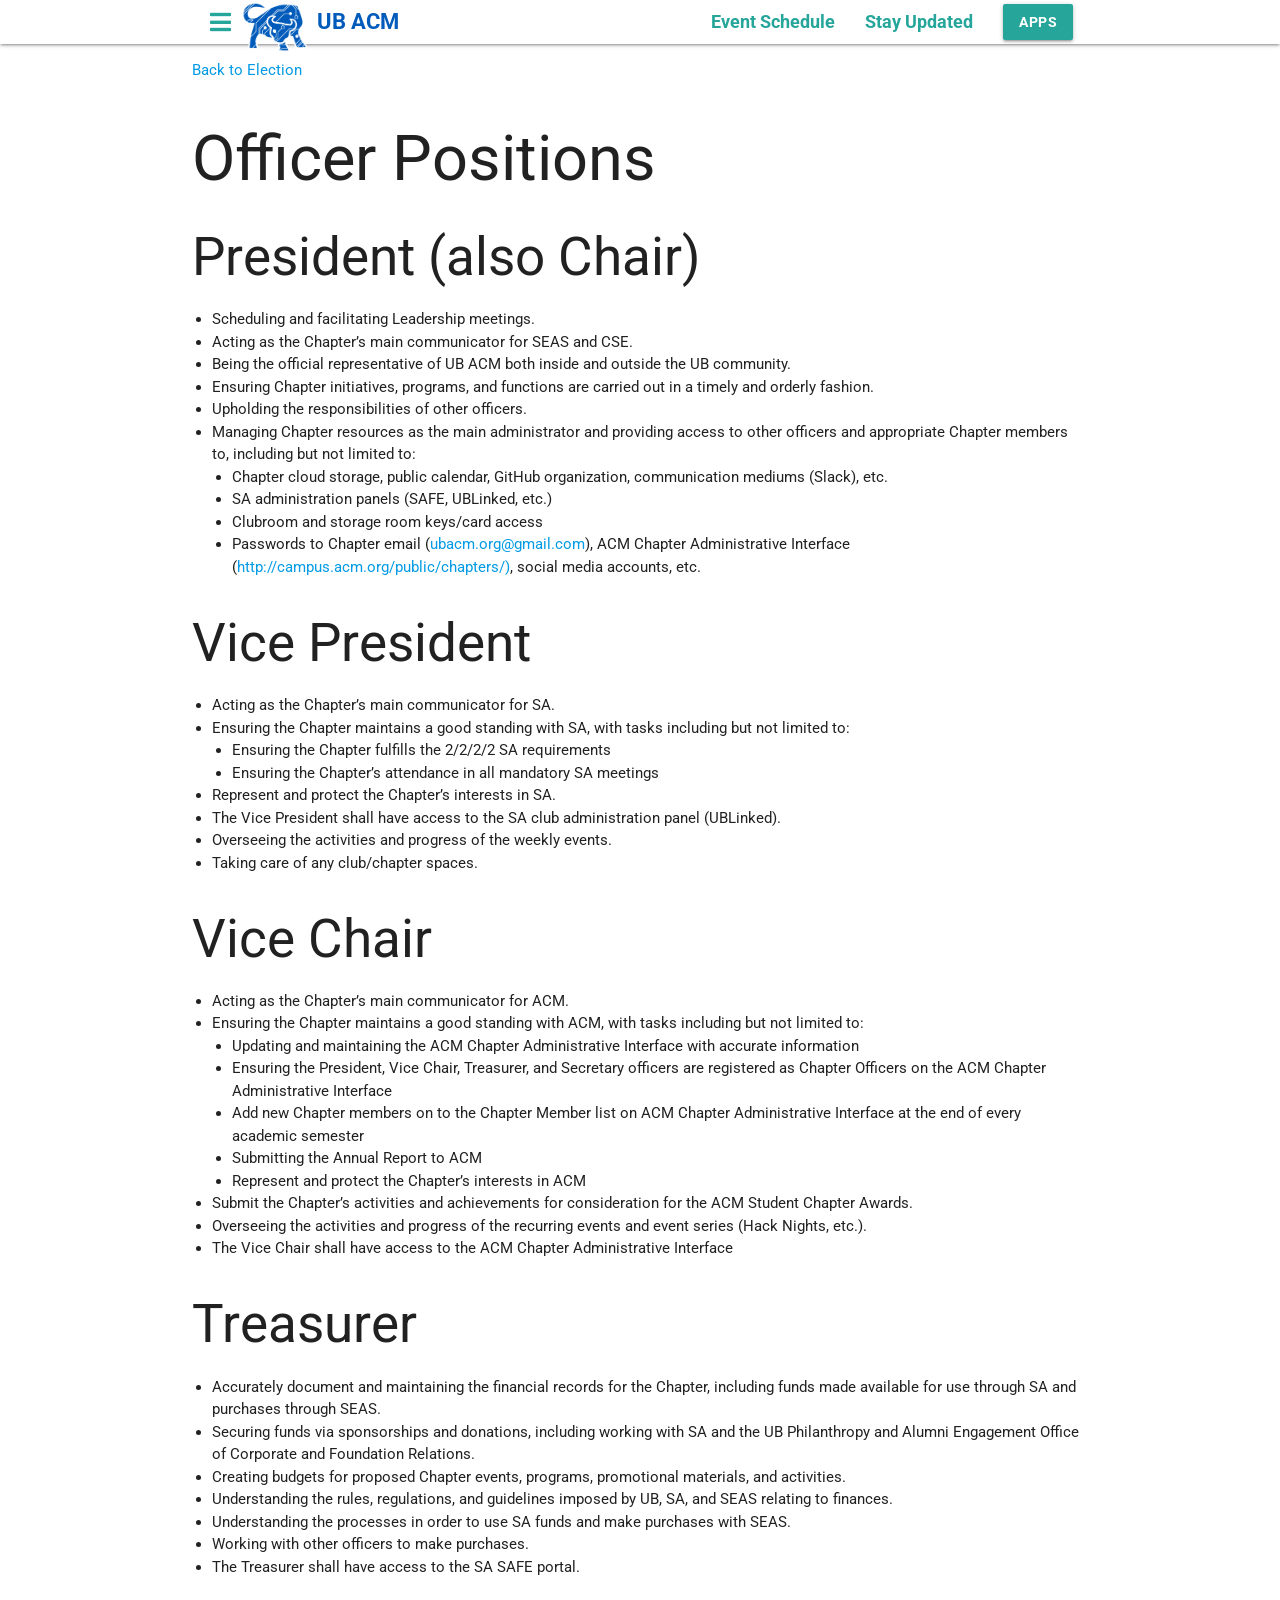
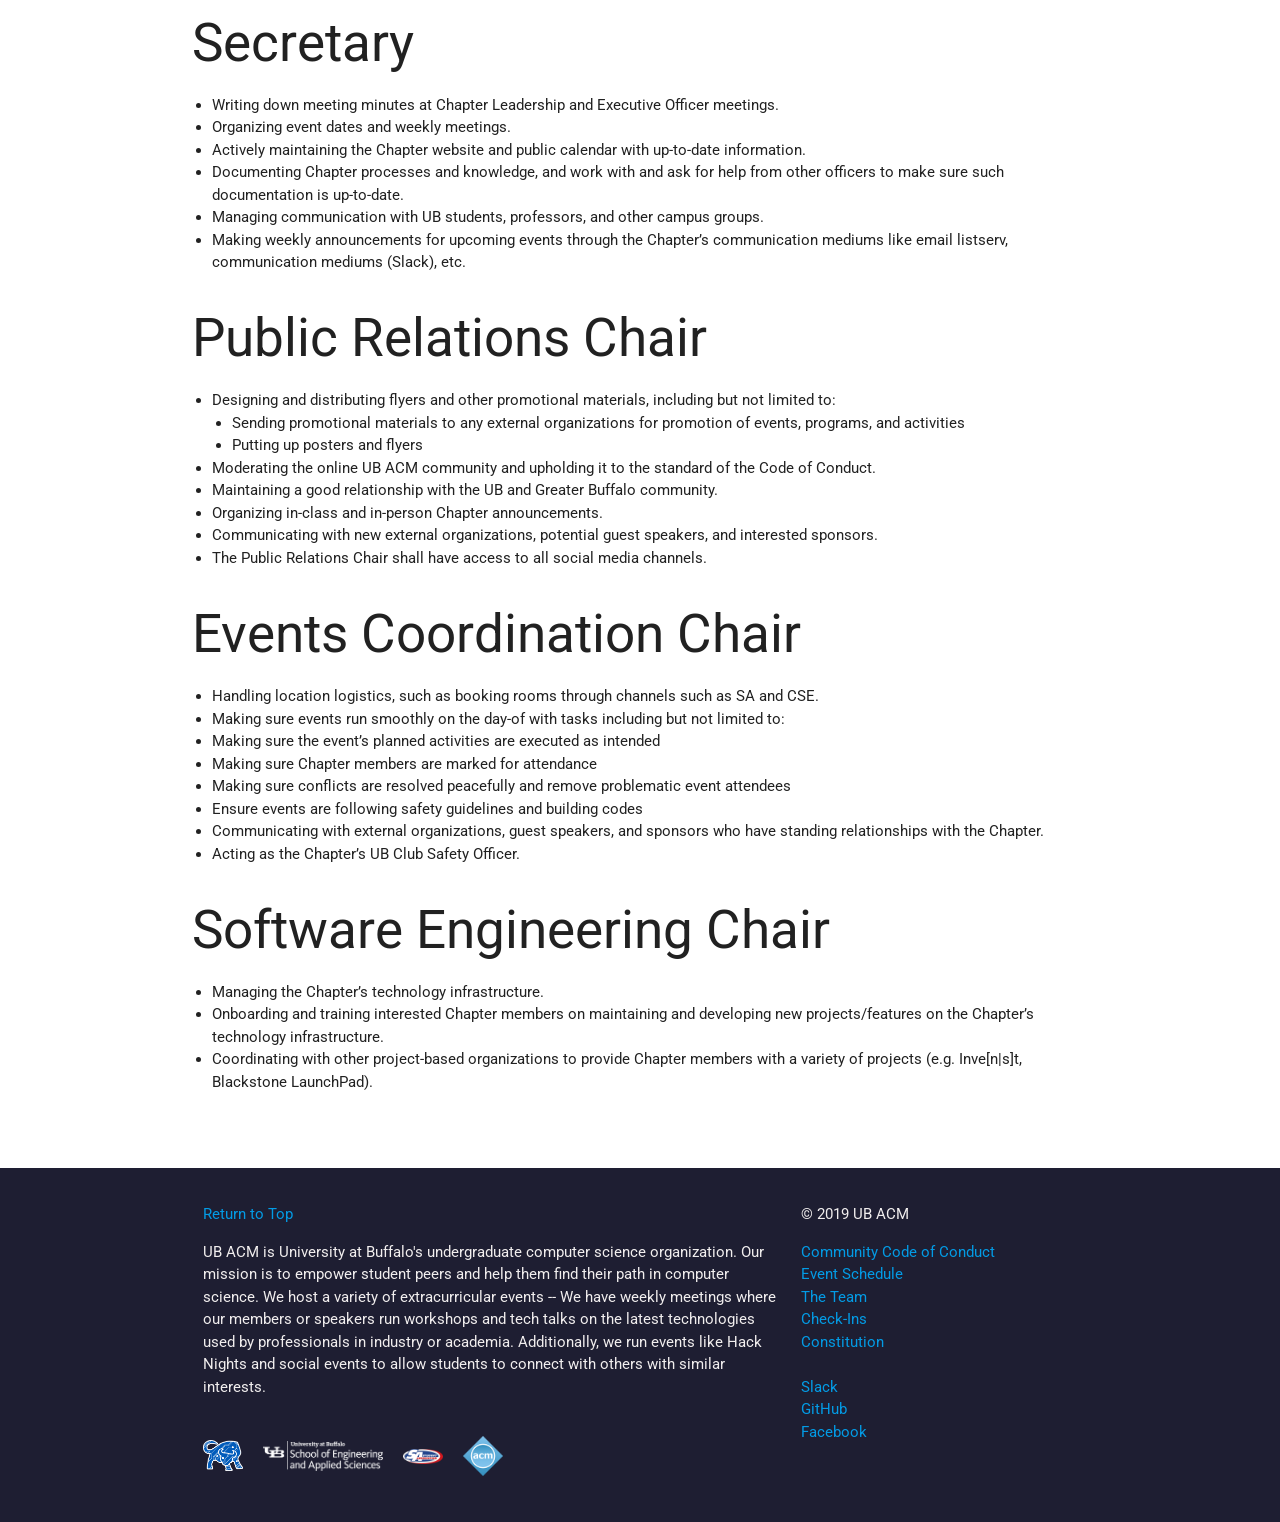
<file: election/officers/index.html>
<!doctype html>
<html>
<head>
  <title>UB ACM - University at Buffalo's Association for Computing Machinery Chapter</title>
  <meta name="description" content="UB ACM is University at Buffalo's undergraduate computer science organization. Our mission is to empower student peers and help them find their path in computer science.">
  <meta charset="utf-8">
  <meta name="viewport" content="width=device-width, initial-scale=1">
  <link href="https://fonts.googleapis.com/css?family=Roboto+Mono|Roboto:400,700" rel="stylesheet">
  <link href="https://use.fontawesome.com/releases/v5.0.2/css/all.css" rel="stylesheet">
  <link href="/styles/index.css" rel="stylesheet" type="text/css">
</head>
<body>
  <div id="app__navbar"></div>
  <script src="/assets/bundles/navbar.js"></script><div class="content more_padding">
    <div class="container">
      <p><a href="/election">Back to Election</a></p>
  <h1 id="officer-positions">Officer Positions</h1>
  <h2 id="president-also-chair-">President (also Chair)</h2>
  <ul>
  <li>Scheduling and facilitating Leadership meetings.</li>
  <li>Acting as the Chapter’s main communicator for SEAS and CSE.</li>
  <li>Being the official representative of UB ACM both inside and outside the UB community.</li>
  <li>Ensuring Chapter initiatives, programs, and functions are carried out in a timely and orderly fashion.</li>
  <li>Upholding the responsibilities of other officers.</li>
  <li>Managing Chapter resources as the main administrator and providing access to other officers and appropriate Chapter members to, including but not limited to:<ul>
  <li>Chapter cloud storage, public calendar, GitHub organization, communication mediums (Slack), etc.</li>
  <li>SA administration panels (SAFE, UBLinked, etc.)</li>
  <li>Clubroom and storage room keys/card access</li>
  <li>Passwords to Chapter email (<a href="mailto:ubacm.org@gmail.com">ubacm.org@gmail.com</a>), ACM Chapter Administrative Interface (<a href="http://campus.acm.org/public/chapters/)">http://campus.acm.org/public/chapters/)</a>, social media accounts, etc.</li>
  </ul>
  </li>
  </ul>
  <h2 id="vice-president">Vice President</h2>
  <ul>
  <li>Acting as the Chapter’s main communicator for SA.</li>
  <li>Ensuring the Chapter maintains a good standing with SA, with tasks including but not limited to: <ul>
  <li>Ensuring the Chapter fulfills the 2/2/2/2 SA requirements</li>
  <li>Ensuring the Chapter’s attendance in all mandatory SA meetings</li>
  </ul>
  </li>
  <li>Represent and protect the Chapter’s interests in SA.</li>
  <li>The Vice President shall have access to the SA club administration panel (UBLinked).</li>
  <li>Overseeing the activities and progress of the weekly events. </li>
  <li>Taking care of any club/chapter spaces.</li>
  </ul>
  <h2 id="vice-chair">Vice Chair</h2>
  <ul>
  <li>Acting as the Chapter’s main communicator for ACM.</li>
  <li>Ensuring the Chapter maintains a good standing with ACM, with tasks including but not limited to:<ul>
  <li>Updating and maintaining the ACM Chapter Administrative Interface with accurate information</li>
  <li>Ensuring the President, Vice Chair, Treasurer, and Secretary officers are registered as Chapter Officers on the ACM Chapter Administrative Interface</li>
  <li>Add new Chapter members on to the Chapter Member list on ACM Chapter Administrative Interface at the end of every academic semester</li>
  <li>Submitting the Annual Report to ACM</li>
  <li>Represent and protect the Chapter’s interests in ACM</li>
  </ul>
  </li>
  <li>Submit the Chapter’s activities and achievements for consideration for the ACM Student Chapter Awards.</li>
  <li>Overseeing the activities and progress of the recurring events and event series (Hack Nights, etc.).</li>
  <li>The Vice Chair shall have access to the ACM Chapter Administrative Interface</li>
  </ul>
  <h2 id="treasurer">Treasurer</h2>
  <ul>
  <li>Accurately document and maintaining the financial records for the Chapter, including funds made available for use through SA and purchases through SEAS.</li>
  <li>Securing funds via sponsorships and donations, including working with SA and the UB Philanthropy and Alumni Engagement Office of Corporate and Foundation Relations.</li>
  <li>Creating budgets for proposed Chapter events, programs, promotional materials, and activities.</li>
  <li>Understanding the rules, regulations, and guidelines imposed by UB, SA, and SEAS relating to finances.</li>
  <li>Understanding the processes in order to use SA funds and make purchases with SEAS.</li>
  <li>Working with other officers to make purchases.</li>
  <li>The Treasurer shall have access to the SA SAFE portal.</li>
  </ul>
  <h2 id="secretary">Secretary</h2>
  <ul>
  <li>Writing down meeting minutes at Chapter Leadership and Executive Officer meetings.</li>
  <li>Organizing event dates and weekly meetings. </li>
  <li>Actively maintaining the Chapter website and public calendar with up-to-date information.</li>
  <li>Documenting Chapter processes and knowledge, and work with and ask for help from other officers to make sure such documentation is up-to-date.</li>
  <li>Managing communication with UB students, professors, and other campus groups.</li>
  <li>Making weekly announcements for upcoming events through the Chapter’s communication mediums like email listserv, communication mediums (Slack), etc.</li>
  </ul>
  <h2 id="public-relations-chair">Public Relations Chair</h2>
  <ul>
  <li>Designing and distributing flyers and other promotional materials, including but not limited to:<ul>
  <li>Sending promotional materials to any external organizations for promotion of events, programs, and activities</li>
  <li>Putting up posters and flyers</li>
  </ul>
  </li>
  <li>Moderating the online UB ACM community and upholding it to the standard of the Code of Conduct.</li>
  <li>Maintaining a good relationship with the UB and Greater Buffalo community.</li>
  <li>Organizing in-class and in-person Chapter announcements.</li>
  <li>Communicating with new external organizations, potential guest speakers, and interested sponsors.</li>
  <li>The Public Relations Chair shall have access to all social media channels.</li>
  </ul>
  <h2 id="events-coordination-chair">Events Coordination Chair</h2>
  <ul>
  <li>Handling location logistics, such as booking rooms through channels such as SA and CSE.</li>
  <li>Making sure events run smoothly on the day-of with tasks including but not limited to:</li>
  <li>Making sure the event’s planned activities are executed as intended</li>
  <li>Making sure Chapter members are marked for attendance</li>
  <li>Making sure conflicts are resolved peacefully and remove problematic event attendees</li>
  <li>Ensure events are following safety guidelines and building codes</li>
  <li>Communicating with external organizations, guest speakers, and sponsors who have standing relationships with the Chapter.</li>
  <li>Acting as the Chapter’s UB Club Safety Officer.</li>
  </ul>
  <h2 id="software-engineering-chair">Software Engineering Chair</h2>
  <ul>
  <li>Managing the Chapter’s technology infrastructure.</li>
  <li>Onboarding and training interested Chapter members on maintaining and developing new projects/features on the Chapter’s technology infrastructure.</li>
  <li>Coordinating with other project-based organizations to provide Chapter members with a variety of projects (e.g. Inve[n|s]t, Blackstone LaunchPad).</li>
  </ul>
  
    </div>
  </div>
  <div class="footer">
    <div class="container">
      <div class="row">
        <div class="col m8">
          <p>
            <a href="#">Return to Top</a>
          </p>
          <p>
            UB ACM is University at Buffalo's undergraduate computer science organization.
            Our mission is to empower student peers and help them find their path in
            computer science. We host a variety of extracurricular events --
            We have weekly meetings where our members or speakers run workshops and tech talks on the latest technologies used by professionals in industry or academia. Additionally, we run events like Hack Nights and social events to allow students to connect with others with similar interests.
          </p>
          <br />
          <div class="logos">
            <a href="/"><img class="logo" src="/assets/ubacm.png" /></a>
            <a href="http://engineering.buffalo.edu" target="_blank"><img class="logo_wide" src="/assets/ub.png" /></a>
            <a href="https://www.sa.buffalo.edu" target="_blank"><img class="logo" src="/assets/sa.png" /></a>
            <a href="https://acm.org" target="_blank"><img class="logo" src="/assets/acm.png" /></a>
          </div>
        </div>
        <div class="col m4">
          <p>
            &copy; 2019 UB ACM<br />
          </p>
          <ul class="links">
            <li><a href="/conduct">Community Code of Conduct</a></li>
            <li><a href="/schedule">Event Schedule</a></li>
            <li><a href="/team">The Team</a></li>
            <li><a href="/checkins">Check-Ins</a></li>
            <li><a href="/constitution">Constitution</a></li>
            <br />
            <li><a href="https://ubacm.slack.com/signup" target="_blank">Slack</a></li>
            <li><a href="https://github.com/ubacm" target="_blank">GitHub</a></li>
            <li><a href="https://www.facebook.com/ubacm.org" target="_blank">Facebook</a></li>
          </ul>
        </div>
      </div>
    </div>
  </div>
</body>
</html>
</file>
<file: styles/index.css>
.materialize-red{background-color:#e51c23 !important}.materialize-red-text{color:#e51c23 !important}.materialize-red.lighten-5{background-color:#fdeaeb !important}.materialize-red-text.text-lighten-5{color:#fdeaeb !important}.materialize-red.lighten-4{background-color:#f8c1c3 !important}.materialize-red-text.text-lighten-4{color:#f8c1c3 !important}.materialize-red.lighten-3{background-color:#f3989b !important}.materialize-red-text.text-lighten-3{color:#f3989b !important}.materialize-red.lighten-2{background-color:#ee6e73 !important}.materialize-red-text.text-lighten-2{color:#ee6e73 !important}.materialize-red.lighten-1{background-color:#ea454b !important}.materialize-red-text.text-lighten-1{color:#ea454b !important}.materialize-red.darken-1{background-color:#d0181e !important}.materialize-red-text.text-darken-1{color:#d0181e !important}.materialize-red.darken-2{background-color:#b9151b !important}.materialize-red-text.text-darken-2{color:#b9151b !important}.materialize-red.darken-3{background-color:#a21318 !important}.materialize-red-text.text-darken-3{color:#a21318 !important}.materialize-red.darken-4{background-color:#8b1014 !important}.materialize-red-text.text-darken-4{color:#8b1014 !important}.red{background-color:#F44336 !important}.red-text{color:#F44336 !important}.red.lighten-5{background-color:#FFEBEE !important}.red-text.text-lighten-5{color:#FFEBEE !important}.red.lighten-4{background-color:#FFCDD2 !important}.red-text.text-lighten-4{color:#FFCDD2 !important}.red.lighten-3{background-color:#EF9A9A !important}.red-text.text-lighten-3{color:#EF9A9A !important}.red.lighten-2{background-color:#E57373 !important}.red-text.text-lighten-2{color:#E57373 !important}.red.lighten-1{background-color:#EF5350 !important}.red-text.text-lighten-1{color:#EF5350 !important}.red.darken-1{background-color:#E53935 !important}.red-text.text-darken-1{color:#E53935 !important}.red.darken-2{background-color:#D32F2F !important}.red-text.text-darken-2{color:#D32F2F !important}.red.darken-3{background-color:#C62828 !important}.red-text.text-darken-3{color:#C62828 !important}.red.darken-4{background-color:#B71C1C !important}.red-text.text-darken-4{color:#B71C1C !important}.red.accent-1{background-color:#FF8A80 !important}.red-text.text-accent-1{color:#FF8A80 !important}.red.accent-2{background-color:#FF5252 !important}.red-text.text-accent-2{color:#FF5252 !important}.red.accent-3{background-color:#FF1744 !important}.red-text.text-accent-3{color:#FF1744 !important}.red.accent-4{background-color:#D50000 !important}.red-text.text-accent-4{color:#D50000 !important}.pink{background-color:#e91e63 !important}.pink-text{color:#e91e63 !important}.pink.lighten-5{background-color:#fce4ec !important}.pink-text.text-lighten-5{color:#fce4ec !important}.pink.lighten-4{background-color:#f8bbd0 !important}.pink-text.text-lighten-4{color:#f8bbd0 !important}.pink.lighten-3{background-color:#f48fb1 !important}.pink-text.text-lighten-3{color:#f48fb1 !important}.pink.lighten-2{background-color:#f06292 !important}.pink-text.text-lighten-2{color:#f06292 !important}.pink.lighten-1{background-color:#ec407a !important}.pink-text.text-lighten-1{color:#ec407a !important}.pink.darken-1{background-color:#d81b60 !important}.pink-text.text-darken-1{color:#d81b60 !important}.pink.darken-2{background-color:#c2185b !important}.pink-text.text-darken-2{color:#c2185b !important}.pink.darken-3{background-color:#ad1457 !important}.pink-text.text-darken-3{color:#ad1457 !important}.pink.darken-4{background-color:#880e4f !important}.pink-text.text-darken-4{color:#880e4f !important}.pink.accent-1{background-color:#ff80ab !important}.pink-text.text-accent-1{color:#ff80ab !important}.pink.accent-2{background-color:#ff4081 !important}.pink-text.text-accent-2{color:#ff4081 !important}.pink.accent-3{background-color:#f50057 !important}.pink-text.text-accent-3{color:#f50057 !important}.pink.accent-4{background-color:#c51162 !important}.pink-text.text-accent-4{color:#c51162 !important}.purple{background-color:#9c27b0 !important}.purple-text{color:#9c27b0 !important}.purple.lighten-5{background-color:#f3e5f5 !important}.purple-text.text-lighten-5{color:#f3e5f5 !important}.purple.lighten-4{background-color:#e1bee7 !important}.purple-text.text-lighten-4{color:#e1bee7 !important}.purple.lighten-3{background-color:#ce93d8 !important}.purple-text.text-lighten-3{color:#ce93d8 !important}.purple.lighten-2{background-color:#ba68c8 !important}.purple-text.text-lighten-2{color:#ba68c8 !important}.purple.lighten-1{background-color:#ab47bc !important}.purple-text.text-lighten-1{color:#ab47bc !important}.purple.darken-1{background-color:#8e24aa !important}.purple-text.text-darken-1{color:#8e24aa !important}.purple.darken-2{background-color:#7b1fa2 !important}.purple-text.text-darken-2{color:#7b1fa2 !important}.purple.darken-3{background-color:#6a1b9a !important}.purple-text.text-darken-3{color:#6a1b9a !important}.purple.darken-4{background-color:#4a148c !important}.purple-text.text-darken-4{color:#4a148c !important}.purple.accent-1{background-color:#ea80fc !important}.purple-text.text-accent-1{color:#ea80fc !important}.purple.accent-2{background-color:#e040fb !important}.purple-text.text-accent-2{color:#e040fb !important}.purple.accent-3{background-color:#d500f9 !important}.purple-text.text-accent-3{color:#d500f9 !important}.purple.accent-4{background-color:#a0f !important}.purple-text.text-accent-4{color:#a0f !important}.deep-purple{background-color:#673ab7 !important}.deep-purple-text{color:#673ab7 !important}.deep-purple.lighten-5{background-color:#ede7f6 !important}.deep-purple-text.text-lighten-5{color:#ede7f6 !important}.deep-purple.lighten-4{background-color:#d1c4e9 !important}.deep-purple-text.text-lighten-4{color:#d1c4e9 !important}.deep-purple.lighten-3{background-color:#b39ddb !important}.deep-purple-text.text-lighten-3{color:#b39ddb !important}.deep-purple.lighten-2{background-color:#9575cd !important}.deep-purple-text.text-lighten-2{color:#9575cd !important}.deep-purple.lighten-1{background-color:#7e57c2 !important}.deep-purple-text.text-lighten-1{color:#7e57c2 !important}.deep-purple.darken-1{background-color:#5e35b1 !important}.deep-purple-text.text-darken-1{color:#5e35b1 !important}.deep-purple.darken-2{background-color:#512da8 !important}.deep-purple-text.text-darken-2{color:#512da8 !important}.deep-purple.darken-3{background-color:#4527a0 !important}.deep-purple-text.text-darken-3{color:#4527a0 !important}.deep-purple.darken-4{background-color:#311b92 !important}.deep-purple-text.text-darken-4{color:#311b92 !important}.deep-purple.accent-1{background-color:#b388ff !important}.deep-purple-text.text-accent-1{color:#b388ff !important}.deep-purple.accent-2{background-color:#7c4dff !important}.deep-purple-text.text-accent-2{color:#7c4dff !important}.deep-purple.accent-3{background-color:#651fff !important}.deep-purple-text.text-accent-3{color:#651fff !important}.deep-purple.accent-4{background-color:#6200ea !important}.deep-purple-text.text-accent-4{color:#6200ea !important}.indigo{background-color:#3f51b5 !important}.indigo-text{color:#3f51b5 !important}.indigo.lighten-5{background-color:#e8eaf6 !important}.indigo-text.text-lighten-5{color:#e8eaf6 !important}.indigo.lighten-4{background-color:#c5cae9 !important}.indigo-text.text-lighten-4{color:#c5cae9 !important}.indigo.lighten-3{background-color:#9fa8da !important}.indigo-text.text-lighten-3{color:#9fa8da !important}.indigo.lighten-2{background-color:#7986cb !important}.indigo-text.text-lighten-2{color:#7986cb !important}.indigo.lighten-1{background-color:#5c6bc0 !important}.indigo-text.text-lighten-1{color:#5c6bc0 !important}.indigo.darken-1{background-color:#3949ab !important}.indigo-text.text-darken-1{color:#3949ab !important}.indigo.darken-2{background-color:#303f9f !important}.indigo-text.text-darken-2{color:#303f9f !important}.indigo.darken-3{background-color:#283593 !important}.indigo-text.text-darken-3{color:#283593 !important}.indigo.darken-4{background-color:#1a237e !important}.indigo-text.text-darken-4{color:#1a237e !important}.indigo.accent-1{background-color:#8c9eff !important}.indigo-text.text-accent-1{color:#8c9eff !important}.indigo.accent-2{background-color:#536dfe !important}.indigo-text.text-accent-2{color:#536dfe !important}.indigo.accent-3{background-color:#3d5afe !important}.indigo-text.text-accent-3{color:#3d5afe !important}.indigo.accent-4{background-color:#304ffe !important}.indigo-text.text-accent-4{color:#304ffe !important}.blue{background-color:#2196F3 !important}.blue-text{color:#2196F3 !important}.blue.lighten-5{background-color:#E3F2FD !important}.blue-text.text-lighten-5{color:#E3F2FD !important}.blue.lighten-4{background-color:#BBDEFB !important}.blue-text.text-lighten-4{color:#BBDEFB !important}.blue.lighten-3{background-color:#90CAF9 !important}.blue-text.text-lighten-3{color:#90CAF9 !important}.blue.lighten-2{background-color:#64B5F6 !important}.blue-text.text-lighten-2{color:#64B5F6 !important}.blue.lighten-1{background-color:#42A5F5 !important}.blue-text.text-lighten-1{color:#42A5F5 !important}.blue.darken-1{background-color:#1E88E5 !important}.blue-text.text-darken-1{color:#1E88E5 !important}.blue.darken-2{background-color:#1976D2 !important}.blue-text.text-darken-2{color:#1976D2 !important}.blue.darken-3{background-color:#1565C0 !important}.blue-text.text-darken-3{color:#1565C0 !important}.blue.darken-4{background-color:#0D47A1 !important}.blue-text.text-darken-4{color:#0D47A1 !important}.blue.accent-1{background-color:#82B1FF !important}.blue-text.text-accent-1{color:#82B1FF !important}.blue.accent-2{background-color:#448AFF !important}.blue-text.text-accent-2{color:#448AFF !important}.blue.accent-3{background-color:#2979FF !important}.blue-text.text-accent-3{color:#2979FF !important}.blue.accent-4{background-color:#2962FF !important}.blue-text.text-accent-4{color:#2962FF !important}.light-blue{background-color:#03a9f4 !important}.light-blue-text{color:#03a9f4 !important}.light-blue.lighten-5{background-color:#e1f5fe !important}.light-blue-text.text-lighten-5{color:#e1f5fe !important}.light-blue.lighten-4{background-color:#b3e5fc !important}.light-blue-text.text-lighten-4{color:#b3e5fc !important}.light-blue.lighten-3{background-color:#81d4fa !important}.light-blue-text.text-lighten-3{color:#81d4fa !important}.light-blue.lighten-2{background-color:#4fc3f7 !important}.light-blue-text.text-lighten-2{color:#4fc3f7 !important}.light-blue.lighten-1{background-color:#29b6f6 !important}.light-blue-text.text-lighten-1{color:#29b6f6 !important}.light-blue.darken-1{background-color:#039be5 !important}.light-blue-text.text-darken-1{color:#039be5 !important}.light-blue.darken-2{background-color:#0288d1 !important}.light-blue-text.text-darken-2{color:#0288d1 !important}.light-blue.darken-3{background-color:#0277bd !important}.light-blue-text.text-darken-3{color:#0277bd !important}.light-blue.darken-4{background-color:#01579b !important}.light-blue-text.text-darken-4{color:#01579b !important}.light-blue.accent-1{background-color:#80d8ff !important}.light-blue-text.text-accent-1{color:#80d8ff !important}.light-blue.accent-2{background-color:#40c4ff !important}.light-blue-text.text-accent-2{color:#40c4ff !important}.light-blue.accent-3{background-color:#00b0ff !important}.light-blue-text.text-accent-3{color:#00b0ff !important}.light-blue.accent-4{background-color:#0091ea !important}.light-blue-text.text-accent-4{color:#0091ea !important}.cyan{background-color:#00bcd4 !important}.cyan-text{color:#00bcd4 !important}.cyan.lighten-5{background-color:#e0f7fa !important}.cyan-text.text-lighten-5{color:#e0f7fa !important}.cyan.lighten-4{background-color:#b2ebf2 !important}.cyan-text.text-lighten-4{color:#b2ebf2 !important}.cyan.lighten-3{background-color:#80deea !important}.cyan-text.text-lighten-3{color:#80deea !important}.cyan.lighten-2{background-color:#4dd0e1 !important}.cyan-text.text-lighten-2{color:#4dd0e1 !important}.cyan.lighten-1{background-color:#26c6da !important}.cyan-text.text-lighten-1{color:#26c6da !important}.cyan.darken-1{background-color:#00acc1 !important}.cyan-text.text-darken-1{color:#00acc1 !important}.cyan.darken-2{background-color:#0097a7 !important}.cyan-text.text-darken-2{color:#0097a7 !important}.cyan.darken-3{background-color:#00838f !important}.cyan-text.text-darken-3{color:#00838f !important}.cyan.darken-4{background-color:#006064 !important}.cyan-text.text-darken-4{color:#006064 !important}.cyan.accent-1{background-color:#84ffff !important}.cyan-text.text-accent-1{color:#84ffff !important}.cyan.accent-2{background-color:#18ffff !important}.cyan-text.text-accent-2{color:#18ffff !important}.cyan.accent-3{background-color:#00e5ff !important}.cyan-text.text-accent-3{color:#00e5ff !important}.cyan.accent-4{background-color:#00b8d4 !important}.cyan-text.text-accent-4{color:#00b8d4 !important}.teal{background-color:#009688 !important}.teal-text{color:#009688 !important}.teal.lighten-5{background-color:#e0f2f1 !important}.teal-text.text-lighten-5{color:#e0f2f1 !important}.teal.lighten-4{background-color:#b2dfdb !important}.teal-text.text-lighten-4{color:#b2dfdb !important}.teal.lighten-3{background-color:#80cbc4 !important}.teal-text.text-lighten-3{color:#80cbc4 !important}.teal.lighten-2{background-color:#4db6ac !important}.teal-text.text-lighten-2{color:#4db6ac !important}.teal.lighten-1{background-color:#26a69a !important}.teal-text.text-lighten-1{color:#26a69a !important}.teal.darken-1{background-color:#00897b !important}.teal-text.text-darken-1{color:#00897b !important}.teal.darken-2{background-color:#00796b !important}.teal-text.text-darken-2{color:#00796b !important}.teal.darken-3{background-color:#00695c !important}.teal-text.text-darken-3{color:#00695c !important}.teal.darken-4{background-color:#004d40 !important}.teal-text.text-darken-4{color:#004d40 !important}.teal.accent-1{background-color:#a7ffeb !important}.teal-text.text-accent-1{color:#a7ffeb !important}.teal.accent-2{background-color:#64ffda !important}.teal-text.text-accent-2{color:#64ffda !important}.teal.accent-3{background-color:#1de9b6 !important}.teal-text.text-accent-3{color:#1de9b6 !important}.teal.accent-4{background-color:#00bfa5 !important}.teal-text.text-accent-4{color:#00bfa5 !important}.green{background-color:#4CAF50 !important}.green-text{color:#4CAF50 !important}.green.lighten-5{background-color:#E8F5E9 !important}.green-text.text-lighten-5{color:#E8F5E9 !important}.green.lighten-4{background-color:#C8E6C9 !important}.green-text.text-lighten-4{color:#C8E6C9 !important}.green.lighten-3{background-color:#A5D6A7 !important}.green-text.text-lighten-3{color:#A5D6A7 !important}.green.lighten-2{background-color:#81C784 !important}.green-text.text-lighten-2{color:#81C784 !important}.green.lighten-1{background-color:#66BB6A !important}.green-text.text-lighten-1{color:#66BB6A !important}.green.darken-1{background-color:#43A047 !important}.green-text.text-darken-1{color:#43A047 !important}.green.darken-2{background-color:#388E3C !important}.green-text.text-darken-2{color:#388E3C !important}.green.darken-3{background-color:#2E7D32 !important}.green-text.text-darken-3{color:#2E7D32 !important}.green.darken-4{background-color:#1B5E20 !important}.green-text.text-darken-4{color:#1B5E20 !important}.green.accent-1{background-color:#B9F6CA !important}.green-text.text-accent-1{color:#B9F6CA !important}.green.accent-2{background-color:#69F0AE !important}.green-text.text-accent-2{color:#69F0AE !important}.green.accent-3{background-color:#00E676 !important}.green-text.text-accent-3{color:#00E676 !important}.green.accent-4{background-color:#00C853 !important}.green-text.text-accent-4{color:#00C853 !important}.light-green{background-color:#8bc34a !important}.light-green-text{color:#8bc34a !important}.light-green.lighten-5{background-color:#f1f8e9 !important}.light-green-text.text-lighten-5{color:#f1f8e9 !important}.light-green.lighten-4{background-color:#dcedc8 !important}.light-green-text.text-lighten-4{color:#dcedc8 !important}.light-green.lighten-3{background-color:#c5e1a5 !important}.light-green-text.text-lighten-3{color:#c5e1a5 !important}.light-green.lighten-2{background-color:#aed581 !important}.light-green-text.text-lighten-2{color:#aed581 !important}.light-green.lighten-1{background-color:#9ccc65 !important}.light-green-text.text-lighten-1{color:#9ccc65 !important}.light-green.darken-1{background-color:#7cb342 !important}.light-green-text.text-darken-1{color:#7cb342 !important}.light-green.darken-2{background-color:#689f38 !important}.light-green-text.text-darken-2{color:#689f38 !important}.light-green.darken-3{background-color:#558b2f !important}.light-green-text.text-darken-3{color:#558b2f !important}.light-green.darken-4{background-color:#33691e !important}.light-green-text.text-darken-4{color:#33691e !important}.light-green.accent-1{background-color:#ccff90 !important}.light-green-text.text-accent-1{color:#ccff90 !important}.light-green.accent-2{background-color:#b2ff59 !important}.light-green-text.text-accent-2{color:#b2ff59 !important}.light-green.accent-3{background-color:#76ff03 !important}.light-green-text.text-accent-3{color:#76ff03 !important}.light-green.accent-4{background-color:#64dd17 !important}.light-green-text.text-accent-4{color:#64dd17 !important}.lime{background-color:#cddc39 !important}.lime-text{color:#cddc39 !important}.lime.lighten-5{background-color:#f9fbe7 !important}.lime-text.text-lighten-5{color:#f9fbe7 !important}.lime.lighten-4{background-color:#f0f4c3 !important}.lime-text.text-lighten-4{color:#f0f4c3 !important}.lime.lighten-3{background-color:#e6ee9c !important}.lime-text.text-lighten-3{color:#e6ee9c !important}.lime.lighten-2{background-color:#dce775 !important}.lime-text.text-lighten-2{color:#dce775 !important}.lime.lighten-1{background-color:#d4e157 !important}.lime-text.text-lighten-1{color:#d4e157 !important}.lime.darken-1{background-color:#c0ca33 !important}.lime-text.text-darken-1{color:#c0ca33 !important}.lime.darken-2{background-color:#afb42b !important}.lime-text.text-darken-2{color:#afb42b !important}.lime.darken-3{background-color:#9e9d24 !important}.lime-text.text-darken-3{color:#9e9d24 !important}.lime.darken-4{background-color:#827717 !important}.lime-text.text-darken-4{color:#827717 !important}.lime.accent-1{background-color:#f4ff81 !important}.lime-text.text-accent-1{color:#f4ff81 !important}.lime.accent-2{background-color:#eeff41 !important}.lime-text.text-accent-2{color:#eeff41 !important}.lime.accent-3{background-color:#c6ff00 !important}.lime-text.text-accent-3{color:#c6ff00 !important}.lime.accent-4{background-color:#aeea00 !important}.lime-text.text-accent-4{color:#aeea00 !important}.yellow{background-color:#ffeb3b !important}.yellow-text{color:#ffeb3b !important}.yellow.lighten-5{background-color:#fffde7 !important}.yellow-text.text-lighten-5{color:#fffde7 !important}.yellow.lighten-4{background-color:#fff9c4 !important}.yellow-text.text-lighten-4{color:#fff9c4 !important}.yellow.lighten-3{background-color:#fff59d !important}.yellow-text.text-lighten-3{color:#fff59d !important}.yellow.lighten-2{background-color:#fff176 !important}.yellow-text.text-lighten-2{color:#fff176 !important}.yellow.lighten-1{background-color:#ffee58 !important}.yellow-text.text-lighten-1{color:#ffee58 !important}.yellow.darken-1{background-color:#fdd835 !important}.yellow-text.text-darken-1{color:#fdd835 !important}.yellow.darken-2{background-color:#fbc02d !important}.yellow-text.text-darken-2{color:#fbc02d !important}.yellow.darken-3{background-color:#f9a825 !important}.yellow-text.text-darken-3{color:#f9a825 !important}.yellow.darken-4{background-color:#f57f17 !important}.yellow-text.text-darken-4{color:#f57f17 !important}.yellow.accent-1{background-color:#ffff8d !important}.yellow-text.text-accent-1{color:#ffff8d !important}.yellow.accent-2{background-color:#ff0 !important}.yellow-text.text-accent-2{color:#ff0 !important}.yellow.accent-3{background-color:#ffea00 !important}.yellow-text.text-accent-3{color:#ffea00 !important}.yellow.accent-4{background-color:#ffd600 !important}.yellow-text.text-accent-4{color:#ffd600 !important}.amber{background-color:#ffc107 !important}.amber-text{color:#ffc107 !important}.amber.lighten-5{background-color:#fff8e1 !important}.amber-text.text-lighten-5{color:#fff8e1 !important}.amber.lighten-4{background-color:#ffecb3 !important}.amber-text.text-lighten-4{color:#ffecb3 !important}.amber.lighten-3{background-color:#ffe082 !important}.amber-text.text-lighten-3{color:#ffe082 !important}.amber.lighten-2{background-color:#ffd54f !important}.amber-text.text-lighten-2{color:#ffd54f !important}.amber.lighten-1{background-color:#ffca28 !important}.amber-text.text-lighten-1{color:#ffca28 !important}.amber.darken-1{background-color:#ffb300 !important}.amber-text.text-darken-1{color:#ffb300 !important}.amber.darken-2{background-color:#ffa000 !important}.amber-text.text-darken-2{color:#ffa000 !important}.amber.darken-3{background-color:#ff8f00 !important}.amber-text.text-darken-3{color:#ff8f00 !important}.amber.darken-4{background-color:#ff6f00 !important}.amber-text.text-darken-4{color:#ff6f00 !important}.amber.accent-1{background-color:#ffe57f !important}.amber-text.text-accent-1{color:#ffe57f !important}.amber.accent-2{background-color:#ffd740 !important}.amber-text.text-accent-2{color:#ffd740 !important}.amber.accent-3{background-color:#ffc400 !important}.amber-text.text-accent-3{color:#ffc400 !important}.amber.accent-4{background-color:#ffab00 !important}.amber-text.text-accent-4{color:#ffab00 !important}.orange{background-color:#ff9800 !important}.orange-text{color:#ff9800 !important}.orange.lighten-5{background-color:#fff3e0 !important}.orange-text.text-lighten-5{color:#fff3e0 !important}.orange.lighten-4{background-color:#ffe0b2 !important}.orange-text.text-lighten-4{color:#ffe0b2 !important}.orange.lighten-3{background-color:#ffcc80 !important}.orange-text.text-lighten-3{color:#ffcc80 !important}.orange.lighten-2{background-color:#ffb74d !important}.orange-text.text-lighten-2{color:#ffb74d !important}.orange.lighten-1{background-color:#ffa726 !important}.orange-text.text-lighten-1{color:#ffa726 !important}.orange.darken-1{background-color:#fb8c00 !important}.orange-text.text-darken-1{color:#fb8c00 !important}.orange.darken-2{background-color:#f57c00 !important}.orange-text.text-darken-2{color:#f57c00 !important}.orange.darken-3{background-color:#ef6c00 !important}.orange-text.text-darken-3{color:#ef6c00 !important}.orange.darken-4{background-color:#e65100 !important}.orange-text.text-darken-4{color:#e65100 !important}.orange.accent-1{background-color:#ffd180 !important}.orange-text.text-accent-1{color:#ffd180 !important}.orange.accent-2{background-color:#ffab40 !important}.orange-text.text-accent-2{color:#ffab40 !important}.orange.accent-3{background-color:#ff9100 !important}.orange-text.text-accent-3{color:#ff9100 !important}.orange.accent-4{background-color:#ff6d00 !important}.orange-text.text-accent-4{color:#ff6d00 !important}.deep-orange{background-color:#ff5722 !important}.deep-orange-text{color:#ff5722 !important}.deep-orange.lighten-5{background-color:#fbe9e7 !important}.deep-orange-text.text-lighten-5{color:#fbe9e7 !important}.deep-orange.lighten-4{background-color:#ffccbc !important}.deep-orange-text.text-lighten-4{color:#ffccbc !important}.deep-orange.lighten-3{background-color:#ffab91 !important}.deep-orange-text.text-lighten-3{color:#ffab91 !important}.deep-orange.lighten-2{background-color:#ff8a65 !important}.deep-orange-text.text-lighten-2{color:#ff8a65 !important}.deep-orange.lighten-1{background-color:#ff7043 !important}.deep-orange-text.text-lighten-1{color:#ff7043 !important}.deep-orange.darken-1{background-color:#f4511e !important}.deep-orange-text.text-darken-1{color:#f4511e !important}.deep-orange.darken-2{background-color:#e64a19 !important}.deep-orange-text.text-darken-2{color:#e64a19 !important}.deep-orange.darken-3{background-color:#d84315 !important}.deep-orange-text.text-darken-3{color:#d84315 !important}.deep-orange.darken-4{background-color:#bf360c !important}.deep-orange-text.text-darken-4{color:#bf360c !important}.deep-orange.accent-1{background-color:#ff9e80 !important}.deep-orange-text.text-accent-1{color:#ff9e80 !important}.deep-orange.accent-2{background-color:#ff6e40 !important}.deep-orange-text.text-accent-2{color:#ff6e40 !important}.deep-orange.accent-3{background-color:#ff3d00 !important}.deep-orange-text.text-accent-3{color:#ff3d00 !important}.deep-orange.accent-4{background-color:#dd2c00 !important}.deep-orange-text.text-accent-4{color:#dd2c00 !important}.brown{background-color:#795548 !important}.brown-text{color:#795548 !important}.brown.lighten-5{background-color:#efebe9 !important}.brown-text.text-lighten-5{color:#efebe9 !important}.brown.lighten-4{background-color:#d7ccc8 !important}.brown-text.text-lighten-4{color:#d7ccc8 !important}.brown.lighten-3{background-color:#bcaaa4 !important}.brown-text.text-lighten-3{color:#bcaaa4 !important}.brown.lighten-2{background-color:#a1887f !important}.brown-text.text-lighten-2{color:#a1887f !important}.brown.lighten-1{background-color:#8d6e63 !important}.brown-text.text-lighten-1{color:#8d6e63 !important}.brown.darken-1{background-color:#6d4c41 !important}.brown-text.text-darken-1{color:#6d4c41 !important}.brown.darken-2{background-color:#5d4037 !important}.brown-text.text-darken-2{color:#5d4037 !important}.brown.darken-3{background-color:#4e342e !important}.brown-text.text-darken-3{color:#4e342e !important}.brown.darken-4{background-color:#3e2723 !important}.brown-text.text-darken-4{color:#3e2723 !important}.blue-grey{background-color:#607d8b !important}.blue-grey-text{color:#607d8b !important}.blue-grey.lighten-5{background-color:#eceff1 !important}.blue-grey-text.text-lighten-5{color:#eceff1 !important}.blue-grey.lighten-4{background-color:#cfd8dc !important}.blue-grey-text.text-lighten-4{color:#cfd8dc !important}.blue-grey.lighten-3{background-color:#b0bec5 !important}.blue-grey-text.text-lighten-3{color:#b0bec5 !important}.blue-grey.lighten-2{background-color:#90a4ae !important}.blue-grey-text.text-lighten-2{color:#90a4ae !important}.blue-grey.lighten-1{background-color:#78909c !important}.blue-grey-text.text-lighten-1{color:#78909c !important}.blue-grey.darken-1{background-color:#546e7a !important}.blue-grey-text.text-darken-1{color:#546e7a !important}.blue-grey.darken-2{background-color:#455a64 !important}.blue-grey-text.text-darken-2{color:#455a64 !important}.blue-grey.darken-3{background-color:#37474f !important}.blue-grey-text.text-darken-3{color:#37474f !important}.blue-grey.darken-4{background-color:#263238 !important}.blue-grey-text.text-darken-4{color:#263238 !important}.grey{background-color:#9e9e9e !important}.grey-text{color:#9e9e9e !important}.grey.lighten-5{background-color:#fafafa !important}.grey-text.text-lighten-5{color:#fafafa !important}.grey.lighten-4{background-color:#f5f5f5 !important}.grey-text.text-lighten-4{color:#f5f5f5 !important}.grey.lighten-3{background-color:#eee !important}.grey-text.text-lighten-3{color:#eee !important}.grey.lighten-2{background-color:#e0e0e0 !important}.grey-text.text-lighten-2{color:#e0e0e0 !important}.grey.lighten-1{background-color:#bdbdbd !important}.grey-text.text-lighten-1{color:#bdbdbd !important}.grey.darken-1{background-color:#757575 !important}.grey-text.text-darken-1{color:#757575 !important}.grey.darken-2{background-color:#616161 !important}.grey-text.text-darken-2{color:#616161 !important}.grey.darken-3{background-color:#424242 !important}.grey-text.text-darken-3{color:#424242 !important}.grey.darken-4{background-color:#212121 !important}.grey-text.text-darken-4{color:#212121 !important}.black{background-color:#000 !important}.black-text{color:#000 !important}.white{background-color:#fff !important}.white-text{color:#fff !important}.transparent{background-color:rgba(0,0,0,0) !important}.transparent-text{color:rgba(0,0,0,0) !important}/*! normalize.css v7.0.0 | MIT License | github.com/necolas/normalize.css */html{line-height:1.15;-ms-text-size-adjust:100%;-webkit-text-size-adjust:100%}body{margin:0}article,aside,footer,header,nav,section{display:block}h1{font-size:2em;margin:0.67em 0}figcaption,figure,main{display:block}figure{margin:1em 40px}hr{box-sizing:content-box;height:0;overflow:visible}pre{font-family:monospace, monospace;font-size:1em}a{background-color:transparent;-webkit-text-decoration-skip:objects}abbr[title]{border-bottom:none;text-decoration:underline;text-decoration:underline dotted}b,strong{font-weight:inherit}b,strong{font-weight:bolder}code,kbd,samp{font-family:monospace, monospace;font-size:1em}dfn{font-style:italic}mark{background-color:#ff0;color:#000}small{font-size:80%}sub,sup{font-size:75%;line-height:0;position:relative;vertical-align:baseline}sub{bottom:-0.25em}sup{top:-0.5em}audio,video{display:inline-block}audio:not([controls]){display:none;height:0}img{border-style:none}svg:not(:root){overflow:hidden}button,input,optgroup,select,textarea{font-family:sans-serif;font-size:100%;line-height:1.15;margin:0}button,input{overflow:visible}button,select{text-transform:none}button,html [type="button"],[type="reset"],[type="submit"]{-webkit-appearance:button}button::-moz-focus-inner,[type="button"]::-moz-focus-inner,[type="reset"]::-moz-focus-inner,[type="submit"]::-moz-focus-inner{border-style:none;padding:0}button:-moz-focusring,[type="button"]:-moz-focusring,[type="reset"]:-moz-focusring,[type="submit"]:-moz-focusring{outline:1px dotted ButtonText}fieldset{padding:0.35em 0.75em 0.625em}legend{box-sizing:border-box;color:inherit;display:table;max-width:100%;padding:0;white-space:normal}progress{display:inline-block;vertical-align:baseline}textarea{overflow:auto}[type="checkbox"],[type="radio"]{box-sizing:border-box;padding:0}[type="number"]::-webkit-inner-spin-button,[type="number"]::-webkit-outer-spin-button{height:auto}[type="search"]{-webkit-appearance:textfield;outline-offset:-2px}[type="search"]::-webkit-search-cancel-button,[type="search"]::-webkit-search-decoration{-webkit-appearance:none}::-webkit-file-upload-button{-webkit-appearance:button;font:inherit}details,menu{display:block}summary{display:list-item}canvas{display:inline-block}template{display:none}[hidden]{display:none}html{box-sizing:border-box}*,*:before,*:after{box-sizing:inherit}button,input,optgroup,select,textarea{font-family:-apple-system,BlinkMacSystemFont,"Segoe UI",Roboto,Oxygen-Sans,Ubuntu,Cantarell,"Helvetica Neue",sans-serif}ul:not(.browser-default){padding-left:0;list-style-type:none}ul:not(.browser-default)>li{list-style-type:none}a{color:#039be5;text-decoration:none;-webkit-tap-highlight-color:transparent}.valign-wrapper{display:flex;align-items:center}.clearfix{clear:both}.z-depth-0{box-shadow:none !important}.z-depth-1,nav,.card-panel,.card,.toast,.btn,.btn-large,.btn-small,.btn-floating,.dropdown-content,.collapsible,.sidenav{box-shadow:0 2px 2px 0 rgba(0,0,0,0.14),0 3px 1px -2px rgba(0,0,0,0.12),0 1px 5px 0 rgba(0,0,0,0.2)}.z-depth-1-half,.btn:hover,.btn-large:hover,.btn-small:hover,.btn-floating:hover{box-shadow:0 3px 3px 0 rgba(0,0,0,0.14),0 1px 7px 0 rgba(0,0,0,0.12),0 3px 1px -1px rgba(0,0,0,0.2)}.z-depth-2{box-shadow:0 4px 5px 0 rgba(0,0,0,0.14),0 1px 10px 0 rgba(0,0,0,0.12),0 2px 4px -1px rgba(0,0,0,0.3)}.z-depth-3{box-shadow:0 8px 17px 2px rgba(0,0,0,0.14),0 3px 14px 2px rgba(0,0,0,0.12),0 5px 5px -3px rgba(0,0,0,0.2)}.z-depth-4{box-shadow:0 16px 24px 2px rgba(0,0,0,0.14),0 6px 30px 5px rgba(0,0,0,0.12),0 8px 10px -7px rgba(0,0,0,0.2)}.z-depth-5,.modal{box-shadow:0 24px 38px 3px rgba(0,0,0,0.14),0 9px 46px 8px rgba(0,0,0,0.12),0 11px 15px -7px rgba(0,0,0,0.2)}.hoverable{transition:box-shadow .25s}.hoverable:hover{box-shadow:0 8px 17px 0 rgba(0,0,0,0.2),0 6px 20px 0 rgba(0,0,0,0.19)}.divider{height:1px;overflow:hidden;background-color:#e0e0e0}blockquote{margin:20px 0;padding-left:1.5rem;border-left:5px solid #ee6e73}i{line-height:inherit}i.left{float:left;margin-right:15px}i.right{float:right;margin-left:15px}i.tiny{font-size:1rem}i.small{font-size:2rem}i.medium{font-size:4rem}i.large{font-size:6rem}img.responsive-img,video.responsive-video{max-width:100%;height:auto}.pagination li{display:inline-block;border-radius:2px;text-align:center;vertical-align:top;height:30px}.pagination li a{color:#444;display:inline-block;font-size:1.2rem;padding:0 10px;line-height:30px}.pagination li.active a{color:#fff}.pagination li.active{background-color:#ee6e73}.pagination li.disabled a{cursor:default;color:#999}.pagination li i{font-size:2rem}.pagination li.pages ul li{display:inline-block;float:none}@media only screen and (max-width: 992px){.pagination{width:100%}.pagination li.prev,.pagination li.next{width:10%}.pagination li.pages{width:80%;overflow:hidden;white-space:nowrap}}.breadcrumb{font-size:18px;color:rgba(255,255,255,0.7)}.breadcrumb i,.breadcrumb [class^="mdi-"],.breadcrumb [class*="mdi-"],.breadcrumb i.material-icons{display:inline-block;float:left;font-size:24px}.breadcrumb:before{content:'\E5CC';color:rgba(255,255,255,0.7);vertical-align:top;display:inline-block;font-family:'Material Icons';font-weight:normal;font-style:normal;font-size:25px;margin:0 10px 0 8px;-webkit-font-smoothing:antialiased}.breadcrumb:first-child:before{display:none}.breadcrumb:last-child{color:#fff}.parallax-container{position:relative;overflow:hidden;height:500px}.parallax-container .parallax{position:absolute;top:0;left:0;right:0;bottom:0;z-index:-1}.parallax-container .parallax img{opacity:0;position:absolute;left:50%;bottom:0;min-width:100%;min-height:100%;transform:translate3d(0, 0, 0);transform:translateX(-50%)}.pin-top,.pin-bottom{position:relative}.pinned{position:fixed !important}ul.staggered-list li{opacity:0}.fade-in{opacity:0;transform-origin:0 50%}@media only screen and (max-width: 600px){.hide-on-small-only,.hide-on-small-and-down{display:none !important}}@media only screen and (max-width: 992px){.hide-on-med-and-down{display:none !important}}@media only screen and (min-width: 601px){.hide-on-med-and-up{display:none !important}}@media only screen and (min-width: 600px) and (max-width: 992px){.hide-on-med-only{display:none !important}}@media only screen and (min-width: 993px){.hide-on-large-only{display:none !important}}@media only screen and (min-width: 1201px){.hide-on-extra-large-only{display:none !important}}@media only screen and (min-width: 1201px){.show-on-extra-large{display:block !important}}@media only screen and (min-width: 993px){.show-on-large{display:block !important}}@media only screen and (min-width: 600px) and (max-width: 992px){.show-on-medium{display:block !important}}@media only screen and (max-width: 600px){.show-on-small{display:block !important}}@media only screen and (min-width: 601px){.show-on-medium-and-up{display:block !important}}@media only screen and (max-width: 992px){.show-on-medium-and-down{display:block !important}}@media only screen and (max-width: 600px){.center-on-small-only{text-align:center}}.page-footer{padding-top:20px;color:#fff;background-color:#ee6e73}.page-footer .footer-copyright{overflow:hidden;min-height:50px;display:flex;align-items:center;justify-content:space-between;padding:10px 0px;color:rgba(255,255,255,0.8);background-color:rgba(51,51,51,0.08)}table,th,td{border:none}table{width:100%;display:table;border-collapse:collapse;border-spacing:0}table.striped tr{border-bottom:none}table.striped>tbody>tr:nth-child(odd){background-color:rgba(242,242,242,0.5)}table.striped>tbody>tr>td{border-radius:0}table.highlight>tbody>tr{transition:background-color .25s ease}table.highlight>tbody>tr:hover{background-color:rgba(242,242,242,0.5)}table.centered thead tr th,table.centered tbody tr td{text-align:center}tr{border-bottom:1px solid rgba(0,0,0,0.12)}td,th{padding:15px 5px;display:table-cell;text-align:left;vertical-align:middle;border-radius:2px}@media only screen and (max-width: 992px){table.responsive-table{width:100%;border-collapse:collapse;border-spacing:0;display:block;position:relative}table.responsive-table td:empty:before{content:'\00a0'}table.responsive-table th,table.responsive-table td{margin:0;vertical-align:top}table.responsive-table th{text-align:left}table.responsive-table thead{display:block;float:left}table.responsive-table thead tr{display:block;padding:0 10px 0 0}table.responsive-table thead tr th::before{content:"\00a0"}table.responsive-table tbody{display:block;width:auto;position:relative;overflow-x:auto;white-space:nowrap}table.responsive-table tbody tr{display:inline-block;vertical-align:top}table.responsive-table th{display:block;text-align:right}table.responsive-table td{display:block;min-height:1.25em;text-align:left}table.responsive-table tr{border-bottom:none;padding:0 10px}table.responsive-table thead{border:0;border-right:1px solid rgba(0,0,0,0.12)}}.collection{margin:.5rem 0 1rem 0;border:1px solid #e0e0e0;border-radius:2px;overflow:hidden;position:relative}.collection .collection-item{background-color:#fff;line-height:1.5rem;padding:10px 20px;margin:0;border-bottom:1px solid #e0e0e0}.collection .collection-item.avatar{min-height:84px;padding-left:72px;position:relative}.collection .collection-item.avatar:not(.circle-clipper)>.circle,.collection .collection-item.avatar :not(.circle-clipper)>.circle{position:absolute;width:42px;height:42px;overflow:hidden;left:15px;display:inline-block;vertical-align:middle}.collection .collection-item.avatar i.circle{font-size:18px;line-height:42px;color:#fff;background-color:#999;text-align:center}.collection .collection-item.avatar .title{font-size:16px}.collection .collection-item.avatar p{margin:0}.collection .collection-item.avatar .secondary-content{position:absolute;top:16px;right:16px}.collection .collection-item:last-child{border-bottom:none}.collection .collection-item.active{background-color:#26a69a;color:#eafaf9}.collection .collection-item.active .secondary-content{color:#fff}.collection a.collection-item{display:block;transition:.25s;color:#26a69a}.collection a.collection-item:not(.active):hover{background-color:#ddd}.collection.with-header .collection-header{background-color:#fff;border-bottom:1px solid #e0e0e0;padding:10px 20px}.collection.with-header .collection-item{padding-left:30px}.collection.with-header .collection-item.avatar{padding-left:72px}.secondary-content{float:right;color:#26a69a}.collapsible .collection{margin:0;border:none}.video-container{position:relative;padding-bottom:56.25%;height:0;overflow:hidden}.video-container iframe,.video-container object,.video-container embed{position:absolute;top:0;left:0;width:100%;height:100%}.progress{position:relative;height:4px;display:block;width:100%;background-color:#acece6;border-radius:2px;margin:.5rem 0 1rem 0;overflow:hidden}.progress .determinate{position:absolute;top:0;left:0;bottom:0;background-color:#26a69a;transition:width .3s linear}.progress .indeterminate{background-color:#26a69a}.progress .indeterminate:before{content:'';position:absolute;background-color:inherit;top:0;left:0;bottom:0;will-change:left, right;animation:indeterminate 2.1s cubic-bezier(0.65, 0.815, 0.735, 0.395) infinite}.progress .indeterminate:after{content:'';position:absolute;background-color:inherit;top:0;left:0;bottom:0;will-change:left, right;animation:indeterminate-short 2.1s cubic-bezier(0.165, 0.84, 0.44, 1) infinite;animation-delay:1.15s}@keyframes indeterminate{0%{left:-35%;right:100%}60%{left:100%;right:-90%}100%{left:100%;right:-90%}}@keyframes indeterminate-short{0%{left:-200%;right:100%}60%{left:107%;right:-8%}100%{left:107%;right:-8%}}.hide{display:none !important}.left-align{text-align:left}.right-align{text-align:right}.center,.center-align{text-align:center}.left{float:left !important}.right{float:right !important}.no-select,input[type=range],input[type=range]+.thumb{user-select:none}.circle{border-radius:50%}.center-block{display:block;margin-left:auto;margin-right:auto}.truncate{display:block;white-space:nowrap;overflow:hidden;text-overflow:ellipsis}.no-padding{padding:0 !important}span.badge{min-width:3rem;padding:0 6px;margin-left:14px;text-align:center;font-size:1rem;line-height:22px;height:22px;color:#757575;float:right;box-sizing:border-box}span.badge.new{font-weight:300;font-size:0.8rem;color:#fff;background-color:#26a69a;border-radius:2px}span.badge.new:after{content:" new"}span.badge[data-badge-caption]::after{content:" " attr(data-badge-caption)}nav ul a span.badge{display:inline-block;float:none;margin-left:4px;line-height:22px;height:22px;-webkit-font-smoothing:auto}.collection-item span.badge{margin-top:calc(.75rem - 11px)}.collapsible span.badge{margin-left:auto}.sidenav span.badge{margin-top:calc(24px - 11px)}table span.badge{display:inline-block;float:none;margin-left:auto}.material-icons{text-rendering:optimizeLegibility;font-feature-settings:'liga'}.container{margin:0 auto;max-width:1280px;width:90%}@media only screen and (min-width: 601px){.container{width:85%}}@media only screen and (min-width: 993px){.container{width:70%}}.col .row{margin-left:-.75rem;margin-right:-.75rem}.section{padding-top:1rem;padding-bottom:1rem}.section.no-pad{padding:0}.section.no-pad-bot{padding-bottom:0}.section.no-pad-top{padding-top:0}.row{margin-left:auto;margin-right:auto;margin-bottom:20px}.row:after{content:"";display:table;clear:both}.row .col{float:left;box-sizing:border-box;padding:0 .75rem;min-height:1px}.row .col[class*="push-"],.row .col[class*="pull-"]{position:relative}.row .col.s1{width:8.33333%;margin-left:auto;left:auto;right:auto}.row .col.s2{width:16.66667%;margin-left:auto;left:auto;right:auto}.row .col.s3{width:25%;margin-left:auto;left:auto;right:auto}.row .col.s4{width:33.33333%;margin-left:auto;left:auto;right:auto}.row .col.s5{width:41.66667%;margin-left:auto;left:auto;right:auto}.row .col.s6{width:50%;margin-left:auto;left:auto;right:auto}.row .col.s7{width:58.33333%;margin-left:auto;left:auto;right:auto}.row .col.s8{width:66.66667%;margin-left:auto;left:auto;right:auto}.row .col.s9{width:75%;margin-left:auto;left:auto;right:auto}.row .col.s10{width:83.33333%;margin-left:auto;left:auto;right:auto}.row .col.s11{width:91.66667%;margin-left:auto;left:auto;right:auto}.row .col.s12{width:100%;margin-left:auto;left:auto;right:auto}.row .col.offset-s1{margin-left:8.33333%}.row .col.pull-s1{right:8.33333%}.row .col.push-s1{left:8.33333%}.row .col.offset-s2{margin-left:16.66667%}.row .col.pull-s2{right:16.66667%}.row .col.push-s2{left:16.66667%}.row .col.offset-s3{margin-left:25%}.row .col.pull-s3{right:25%}.row .col.push-s3{left:25%}.row .col.offset-s4{margin-left:33.33333%}.row .col.pull-s4{right:33.33333%}.row .col.push-s4{left:33.33333%}.row .col.offset-s5{margin-left:41.66667%}.row .col.pull-s5{right:41.66667%}.row .col.push-s5{left:41.66667%}.row .col.offset-s6{margin-left:50%}.row .col.pull-s6{right:50%}.row .col.push-s6{left:50%}.row .col.offset-s7{margin-left:58.33333%}.row .col.pull-s7{right:58.33333%}.row .col.push-s7{left:58.33333%}.row .col.offset-s8{margin-left:66.66667%}.row .col.pull-s8{right:66.66667%}.row .col.push-s8{left:66.66667%}.row .col.offset-s9{margin-left:75%}.row .col.pull-s9{right:75%}.row .col.push-s9{left:75%}.row .col.offset-s10{margin-left:83.33333%}.row .col.pull-s10{right:83.33333%}.row .col.push-s10{left:83.33333%}.row .col.offset-s11{margin-left:91.66667%}.row .col.pull-s11{right:91.66667%}.row .col.push-s11{left:91.66667%}.row .col.offset-s12{margin-left:100%}.row .col.pull-s12{right:100%}.row .col.push-s12{left:100%}@media only screen and (min-width: 601px){.row .col.m1{width:8.33333%;margin-left:auto;left:auto;right:auto}.row .col.m2{width:16.66667%;margin-left:auto;left:auto;right:auto}.row .col.m3{width:25%;margin-left:auto;left:auto;right:auto}.row .col.m4{width:33.33333%;margin-left:auto;left:auto;right:auto}.row .col.m5{width:41.66667%;margin-left:auto;left:auto;right:auto}.row .col.m6{width:50%;margin-left:auto;left:auto;right:auto}.row .col.m7{width:58.33333%;margin-left:auto;left:auto;right:auto}.row .col.m8{width:66.66667%;margin-left:auto;left:auto;right:auto}.row .col.m9{width:75%;margin-left:auto;left:auto;right:auto}.row .col.m10{width:83.33333%;margin-left:auto;left:auto;right:auto}.row .col.m11{width:91.66667%;margin-left:auto;left:auto;right:auto}.row .col.m12{width:100%;margin-left:auto;left:auto;right:auto}.row .col.offset-m1{margin-left:8.33333%}.row .col.pull-m1{right:8.33333%}.row .col.push-m1{left:8.33333%}.row .col.offset-m2{margin-left:16.66667%}.row .col.pull-m2{right:16.66667%}.row .col.push-m2{left:16.66667%}.row .col.offset-m3{margin-left:25%}.row .col.pull-m3{right:25%}.row .col.push-m3{left:25%}.row .col.offset-m4{margin-left:33.33333%}.row .col.pull-m4{right:33.33333%}.row .col.push-m4{left:33.33333%}.row .col.offset-m5{margin-left:41.66667%}.row .col.pull-m5{right:41.66667%}.row .col.push-m5{left:41.66667%}.row .col.offset-m6{margin-left:50%}.row .col.pull-m6{right:50%}.row .col.push-m6{left:50%}.row .col.offset-m7{margin-left:58.33333%}.row .col.pull-m7{right:58.33333%}.row .col.push-m7{left:58.33333%}.row .col.offset-m8{margin-left:66.66667%}.row .col.pull-m8{right:66.66667%}.row .col.push-m8{left:66.66667%}.row .col.offset-m9{margin-left:75%}.row .col.pull-m9{right:75%}.row .col.push-m9{left:75%}.row .col.offset-m10{margin-left:83.33333%}.row .col.pull-m10{right:83.33333%}.row .col.push-m10{left:83.33333%}.row .col.offset-m11{margin-left:91.66667%}.row .col.pull-m11{right:91.66667%}.row .col.push-m11{left:91.66667%}.row .col.offset-m12{margin-left:100%}.row .col.pull-m12{right:100%}.row .col.push-m12{left:100%}}@media only screen and (min-width: 993px){.row .col.l1{width:8.33333%;margin-left:auto;left:auto;right:auto}.row .col.l2{width:16.66667%;margin-left:auto;left:auto;right:auto}.row .col.l3{width:25%;margin-left:auto;left:auto;right:auto}.row .col.l4{width:33.33333%;margin-left:auto;left:auto;right:auto}.row .col.l5{width:41.66667%;margin-left:auto;left:auto;right:auto}.row .col.l6{width:50%;margin-left:auto;left:auto;right:auto}.row .col.l7{width:58.33333%;margin-left:auto;left:auto;right:auto}.row .col.l8{width:66.66667%;margin-left:auto;left:auto;right:auto}.row .col.l9{width:75%;margin-left:auto;left:auto;right:auto}.row .col.l10{width:83.33333%;margin-left:auto;left:auto;right:auto}.row .col.l11{width:91.66667%;margin-left:auto;left:auto;right:auto}.row .col.l12{width:100%;margin-left:auto;left:auto;right:auto}.row .col.offset-l1{margin-left:8.33333%}.row .col.pull-l1{right:8.33333%}.row .col.push-l1{left:8.33333%}.row .col.offset-l2{margin-left:16.66667%}.row .col.pull-l2{right:16.66667%}.row .col.push-l2{left:16.66667%}.row .col.offset-l3{margin-left:25%}.row .col.pull-l3{right:25%}.row .col.push-l3{left:25%}.row .col.offset-l4{margin-left:33.33333%}.row .col.pull-l4{right:33.33333%}.row .col.push-l4{left:33.33333%}.row .col.offset-l5{margin-left:41.66667%}.row .col.pull-l5{right:41.66667%}.row .col.push-l5{left:41.66667%}.row .col.offset-l6{margin-left:50%}.row .col.pull-l6{right:50%}.row .col.push-l6{left:50%}.row .col.offset-l7{margin-left:58.33333%}.row .col.pull-l7{right:58.33333%}.row .col.push-l7{left:58.33333%}.row .col.offset-l8{margin-left:66.66667%}.row .col.pull-l8{right:66.66667%}.row .col.push-l8{left:66.66667%}.row .col.offset-l9{margin-left:75%}.row .col.pull-l9{right:75%}.row .col.push-l9{left:75%}.row .col.offset-l10{margin-left:83.33333%}.row .col.pull-l10{right:83.33333%}.row .col.push-l10{left:83.33333%}.row .col.offset-l11{margin-left:91.66667%}.row .col.pull-l11{right:91.66667%}.row .col.push-l11{left:91.66667%}.row .col.offset-l12{margin-left:100%}.row .col.pull-l12{right:100%}.row .col.push-l12{left:100%}}@media only screen and (min-width: 1201px){.row .col.xl1{width:8.33333%;margin-left:auto;left:auto;right:auto}.row .col.xl2{width:16.66667%;margin-left:auto;left:auto;right:auto}.row .col.xl3{width:25%;margin-left:auto;left:auto;right:auto}.row .col.xl4{width:33.33333%;margin-left:auto;left:auto;right:auto}.row .col.xl5{width:41.66667%;margin-left:auto;left:auto;right:auto}.row .col.xl6{width:50%;margin-left:auto;left:auto;right:auto}.row .col.xl7{width:58.33333%;margin-left:auto;left:auto;right:auto}.row .col.xl8{width:66.66667%;margin-left:auto;left:auto;right:auto}.row .col.xl9{width:75%;margin-left:auto;left:auto;right:auto}.row .col.xl10{width:83.33333%;margin-left:auto;left:auto;right:auto}.row .col.xl11{width:91.66667%;margin-left:auto;left:auto;right:auto}.row .col.xl12{width:100%;margin-left:auto;left:auto;right:auto}.row .col.offset-xl1{margin-left:8.33333%}.row .col.pull-xl1{right:8.33333%}.row .col.push-xl1{left:8.33333%}.row .col.offset-xl2{margin-left:16.66667%}.row .col.pull-xl2{right:16.66667%}.row .col.push-xl2{left:16.66667%}.row .col.offset-xl3{margin-left:25%}.row .col.pull-xl3{right:25%}.row .col.push-xl3{left:25%}.row .col.offset-xl4{margin-left:33.33333%}.row .col.pull-xl4{right:33.33333%}.row .col.push-xl4{left:33.33333%}.row .col.offset-xl5{margin-left:41.66667%}.row .col.pull-xl5{right:41.66667%}.row .col.push-xl5{left:41.66667%}.row .col.offset-xl6{margin-left:50%}.row .col.pull-xl6{right:50%}.row .col.push-xl6{left:50%}.row .col.offset-xl7{margin-left:58.33333%}.row .col.pull-xl7{right:58.33333%}.row .col.push-xl7{left:58.33333%}.row .col.offset-xl8{margin-left:66.66667%}.row .col.pull-xl8{right:66.66667%}.row .col.push-xl8{left:66.66667%}.row .col.offset-xl9{margin-left:75%}.row .col.pull-xl9{right:75%}.row .col.push-xl9{left:75%}.row .col.offset-xl10{margin-left:83.33333%}.row .col.pull-xl10{right:83.33333%}.row .col.push-xl10{left:83.33333%}.row .col.offset-xl11{margin-left:91.66667%}.row .col.pull-xl11{right:91.66667%}.row .col.push-xl11{left:91.66667%}.row .col.offset-xl12{margin-left:100%}.row .col.pull-xl12{right:100%}.row .col.push-xl12{left:100%}}nav{color:#fff;background-color:#ee6e73;width:100%;height:56px;line-height:56px}nav.nav-extended{height:auto}nav.nav-extended .nav-wrapper{min-height:56px;height:auto}nav.nav-extended .nav-content{position:relative;line-height:normal}nav a{color:#fff}nav i,nav [class^="mdi-"],nav [class*="mdi-"],nav i.material-icons{display:block;font-size:24px;height:56px;line-height:56px}nav .nav-wrapper{position:relative;height:100%}@media only screen and (min-width: 993px){nav a.sidenav-trigger{display:none}}nav .sidenav-trigger{float:left;position:relative;z-index:1;height:56px;margin:0 18px}nav .sidenav-trigger i{height:56px;line-height:56px}nav .brand-logo{position:absolute;color:#fff;display:inline-block;font-size:2.1rem;padding:0}nav .brand-logo.center{left:50%;transform:translateX(-50%)}@media only screen and (max-width: 992px){nav .brand-logo{left:50%;transform:translateX(-50%)}nav .brand-logo.left,nav .brand-logo.right{padding:0;transform:none}nav .brand-logo.left{left:0.5rem}nav .brand-logo.right{right:0.5rem;left:auto}}nav .brand-logo.right{right:0.5rem;padding:0}nav .brand-logo i,nav .brand-logo [class^="mdi-"],nav .brand-logo [class*="mdi-"],nav .brand-logo i.material-icons{float:left;margin-right:15px}nav .nav-title{display:inline-block;font-size:32px;padding:28px 0}nav ul{margin:0}nav ul li{transition:background-color .3s;float:left;padding:0}nav ul li.active{background-color:rgba(0,0,0,0.1)}nav ul a{transition:background-color .3s;font-size:1rem;color:#fff;display:block;padding:0 15px;cursor:pointer}nav ul a.btn,nav ul a.btn-large,nav ul a.btn-small,nav ul a.btn-large,nav ul a.btn-flat,nav ul a.btn-floating{margin-top:-2px;margin-left:15px;margin-right:15px}nav ul a.btn>.material-icons,nav ul a.btn-large>.material-icons,nav ul a.btn-small>.material-icons,nav ul a.btn-large>.material-icons,nav ul a.btn-flat>.material-icons,nav ul a.btn-floating>.material-icons{height:inherit;line-height:inherit}nav ul a:hover{background-color:rgba(0,0,0,0.1)}nav ul.left{float:left}nav form{height:100%}nav .input-field{margin:0;height:100%}nav .input-field input{height:100%;font-size:1.2rem;border:none;padding-left:2rem}nav .input-field input:focus,nav .input-field input[type=text]:valid,nav .input-field input[type=password]:valid,nav .input-field input[type=email]:valid,nav .input-field input[type=url]:valid,nav .input-field input[type=date]:valid{border:none;box-shadow:none}nav .input-field label{top:0;left:0}nav .input-field label i{color:rgba(255,255,255,0.7);transition:color .3s}nav .input-field label.active i{color:#fff}.navbar-fixed{position:relative;height:56px;z-index:997}.navbar-fixed nav{position:fixed}@media only screen and (min-width: 601px){nav.nav-extended .nav-wrapper{min-height:64px}nav,nav .nav-wrapper i,nav a.sidenav-trigger,nav a.sidenav-trigger i{height:64px;line-height:64px}.navbar-fixed{height:64px}}a{text-decoration:none}html{line-height:1.5;font-family:-apple-system,BlinkMacSystemFont,"Segoe UI",Roboto,Oxygen-Sans,Ubuntu,Cantarell,"Helvetica Neue",sans-serif;font-weight:normal;color:rgba(0,0,0,0.87)}@media only screen and (min-width: 0){html{font-size:14px}}@media only screen and (min-width: 992px){html{font-size:14.5px}}@media only screen and (min-width: 1200px){html{font-size:15px}}h1,h2,h3,h4,h5,h6{font-weight:400;line-height:1.3}h1 a,h2 a,h3 a,h4 a,h5 a,h6 a{font-weight:inherit}h1{font-size:4.2rem;line-height:110%;margin:2.8rem 0 1.68rem 0}h2{font-size:3.56rem;line-height:110%;margin:2.37333rem 0 1.424rem 0}h3{font-size:2.92rem;line-height:110%;margin:1.94667rem 0 1.168rem 0}h4{font-size:2.28rem;line-height:110%;margin:1.52rem 0 .912rem 0}h5{font-size:1.64rem;line-height:110%;margin:1.09333rem 0 .656rem 0}h6{font-size:1.15rem;line-height:110%;margin:.76667rem 0 .46rem 0}em{font-style:italic}strong{font-weight:500}small{font-size:75%}.light{font-weight:300}.thin{font-weight:200}@media only screen and (min-width: 360px){.flow-text{font-size:1.2rem}}@media only screen and (min-width: 390px){.flow-text{font-size:1.224rem}}@media only screen and (min-width: 420px){.flow-text{font-size:1.248rem}}@media only screen and (min-width: 450px){.flow-text{font-size:1.272rem}}@media only screen and (min-width: 480px){.flow-text{font-size:1.296rem}}@media only screen and (min-width: 510px){.flow-text{font-size:1.32rem}}@media only screen and (min-width: 540px){.flow-text{font-size:1.344rem}}@media only screen and (min-width: 570px){.flow-text{font-size:1.368rem}}@media only screen and (min-width: 600px){.flow-text{font-size:1.392rem}}@media only screen and (min-width: 630px){.flow-text{font-size:1.416rem}}@media only screen and (min-width: 660px){.flow-text{font-size:1.44rem}}@media only screen and (min-width: 690px){.flow-text{font-size:1.464rem}}@media only screen and (min-width: 720px){.flow-text{font-size:1.488rem}}@media only screen and (min-width: 750px){.flow-text{font-size:1.512rem}}@media only screen and (min-width: 780px){.flow-text{font-size:1.536rem}}@media only screen and (min-width: 810px){.flow-text{font-size:1.56rem}}@media only screen and (min-width: 840px){.flow-text{font-size:1.584rem}}@media only screen and (min-width: 870px){.flow-text{font-size:1.608rem}}@media only screen and (min-width: 900px){.flow-text{font-size:1.632rem}}@media only screen and (min-width: 930px){.flow-text{font-size:1.656rem}}@media only screen and (min-width: 960px){.flow-text{font-size:1.68rem}}@media only screen and (max-width: 360px){.flow-text{font-size:1.2rem}}.scale-transition{transition:transform 0.3s cubic-bezier(0.53, 0.01, 0.36, 1.63) !important}.scale-transition.scale-out{transform:scale(0);transition:transform .2s !important}.scale-transition.scale-in{transform:scale(1)}.card-panel{transition:box-shadow .25s;padding:24px;margin:.5rem 0 1rem 0;border-radius:2px;background-color:#fff}.card{position:relative;margin:.5rem 0 1rem 0;background-color:#fff;transition:box-shadow .25s;border-radius:2px}.card .card-title{font-size:24px;font-weight:300}.card .card-title.activator{cursor:pointer}.card.small,.card.medium,.card.large{position:relative}.card.small .card-image,.card.medium .card-image,.card.large .card-image{max-height:60%;overflow:hidden}.card.small .card-image+.card-content,.card.medium .card-image+.card-content,.card.large .card-image+.card-content{max-height:40%}.card.small .card-content,.card.medium .card-content,.card.large .card-content{max-height:100%;overflow:hidden}.card.small .card-action,.card.medium .card-action,.card.large .card-action{position:absolute;bottom:0;left:0;right:0}.card.small{height:300px}.card.medium{height:400px}.card.large{height:500px}.card.horizontal{display:flex}.card.horizontal.small .card-image,.card.horizontal.medium .card-image,.card.horizontal.large .card-image{height:100%;max-height:none;overflow:visible}.card.horizontal.small .card-image img,.card.horizontal.medium .card-image img,.card.horizontal.large .card-image img{height:100%}.card.horizontal .card-image{max-width:50%}.card.horizontal .card-image img{border-radius:2px 0 0 2px;max-width:100%;width:auto}.card.horizontal .card-stacked{display:flex;flex-direction:column;flex:1;position:relative}.card.horizontal .card-stacked .card-content{flex-grow:1}.card.sticky-action .card-action{z-index:2}.card.sticky-action .card-reveal{z-index:1;padding-bottom:64px}.card .card-image{position:relative}.card .card-image img{display:block;border-radius:2px 2px 0 0;position:relative;left:0;right:0;top:0;bottom:0;width:100%}.card .card-image .card-title{color:#fff;position:absolute;bottom:0;left:0;max-width:100%;padding:24px}.card .card-content{padding:24px;border-radius:0 0 2px 2px}.card .card-content p{margin:0}.card .card-content .card-title{display:block;line-height:32px;margin-bottom:8px}.card .card-content .card-title i{line-height:32px}.card .card-action{background-color:inherit;border-top:1px solid rgba(160,160,160,0.2);position:relative;padding:16px 24px}.card .card-action:last-child{border-radius:0 0 2px 2px}.card .card-action a:not(.btn):not(.btn-large):not(.btn-small):not(.btn-large):not(.btn-floating){color:#ffab40;margin-right:24px;transition:color .3s ease;text-transform:uppercase}.card .card-action a:not(.btn):not(.btn-large):not(.btn-small):not(.btn-large):not(.btn-floating):hover{color:#ffd8a6}.card .card-reveal{padding:24px;position:absolute;background-color:#fff;width:100%;overflow-y:auto;left:0;top:100%;height:100%;z-index:3;display:none}.card .card-reveal .card-title{cursor:pointer;display:block}#toast-container{display:block;position:fixed;z-index:10000}@media only screen and (max-width: 600px){#toast-container{min-width:100%;bottom:0%}}@media only screen and (min-width: 601px) and (max-width: 992px){#toast-container{left:5%;bottom:7%;max-width:90%}}@media only screen and (min-width: 993px){#toast-container{top:10%;right:7%;max-width:86%}}.toast{border-radius:2px;top:35px;width:auto;margin-top:10px;position:relative;max-width:100%;height:auto;min-height:48px;line-height:1.5em;background-color:#323232;padding:10px 25px;font-size:1.1rem;font-weight:300;color:#fff;display:flex;align-items:center;justify-content:space-between;cursor:default}.toast .toast-action{color:#eeff41;font-weight:500;margin-right:-25px;margin-left:3rem}.toast.rounded{border-radius:24px}@media only screen and (max-width: 600px){.toast{width:100%;border-radius:0}}.tabs{position:relative;overflow-x:auto;overflow-y:hidden;height:48px;width:100%;background-color:#fff;margin:0 auto;white-space:nowrap}.tabs.tabs-transparent{background-color:transparent}.tabs.tabs-transparent .tab a,.tabs.tabs-transparent .tab.disabled a,.tabs.tabs-transparent .tab.disabled a:hover{color:rgba(255,255,255,0.7)}.tabs.tabs-transparent .tab a:hover,.tabs.tabs-transparent .tab a.active{color:#fff}.tabs.tabs-transparent .indicator{background-color:#fff}.tabs.tabs-fixed-width{display:flex}.tabs.tabs-fixed-width .tab{flex-grow:1}.tabs .tab{display:inline-block;text-align:center;line-height:48px;height:48px;padding:0;margin:0;text-transform:uppercase}.tabs .tab a{color:rgba(238,110,115,0.7);display:block;width:100%;height:100%;padding:0 24px;font-size:14px;text-overflow:ellipsis;overflow:hidden;transition:color .28s ease, background-color .28s ease}.tabs .tab a:focus,.tabs .tab a:focus.active{background-color:rgba(246,178,181,0.2);outline:none}.tabs .tab a:hover,.tabs .tab a.active{background-color:transparent;color:#ee6e73}.tabs .tab.disabled a,.tabs .tab.disabled a:hover{color:rgba(238,110,115,0.4);cursor:default}.tabs .indicator{position:absolute;bottom:0;height:2px;background-color:#f6b2b5;will-change:left, right}@media only screen and (max-width: 992px){.tabs{display:flex}.tabs .tab{flex-grow:1}.tabs .tab a{padding:0 12px}}.material-tooltip{padding:10px 8px;font-size:1rem;z-index:2000;background-color:transparent;border-radius:2px;color:#fff;min-height:36px;line-height:120%;opacity:0;position:absolute;text-align:center;max-width:calc(100% - 4px);overflow:hidden;left:0;top:0;pointer-events:none;visibility:hidden;background-color:#323232}.backdrop{position:absolute;opacity:0;height:7px;width:14px;border-radius:0 0 50% 50%;background-color:#323232;z-index:-1;transform-origin:50% 0%;visibility:hidden}.btn,.btn-large,.btn-small,.btn-flat{border:none;border-radius:2px;display:inline-block;height:36px;line-height:36px;padding:0 16px;text-transform:uppercase;vertical-align:middle;-webkit-tap-highlight-color:transparent}.btn.disabled,.disabled.btn-large,.disabled.btn-small,.btn-floating.disabled,.btn-large.disabled,.btn-small.disabled,.btn-flat.disabled,.btn:disabled,.btn-large:disabled,.btn-small:disabled,.btn-floating:disabled,.btn-large:disabled,.btn-small:disabled,.btn-flat:disabled,.btn[disabled],.btn-large[disabled],.btn-small[disabled],.btn-floating[disabled],.btn-large[disabled],.btn-small[disabled],.btn-flat[disabled]{pointer-events:none;background-color:#DFDFDF !important;box-shadow:none;color:#9F9F9F !important;cursor:default}.btn.disabled:hover,.disabled.btn-large:hover,.disabled.btn-small:hover,.btn-floating.disabled:hover,.btn-large.disabled:hover,.btn-small.disabled:hover,.btn-flat.disabled:hover,.btn:disabled:hover,.btn-large:disabled:hover,.btn-small:disabled:hover,.btn-floating:disabled:hover,.btn-large:disabled:hover,.btn-small:disabled:hover,.btn-flat:disabled:hover,.btn[disabled]:hover,.btn-large[disabled]:hover,.btn-small[disabled]:hover,.btn-floating[disabled]:hover,.btn-large[disabled]:hover,.btn-small[disabled]:hover,.btn-flat[disabled]:hover{background-color:#DFDFDF !important;color:#9F9F9F !important}.btn,.btn-large,.btn-small,.btn-floating,.btn-large,.btn-small,.btn-flat{font-size:14px;outline:0}.btn i,.btn-large i,.btn-small i,.btn-floating i,.btn-large i,.btn-small i,.btn-flat i{font-size:1.3rem;line-height:inherit}.btn:focus,.btn-large:focus,.btn-small:focus,.btn-floating:focus{background-color:#1d7d74}.btn,.btn-large,.btn-small{text-decoration:none;color:#fff;background-color:#26a69a;text-align:center;letter-spacing:.5px;transition:background-color .2s ease-out;cursor:pointer}.btn:hover,.btn-large:hover,.btn-small:hover{background-color:#2bbbad}.btn-floating{display:inline-block;color:#fff;position:relative;overflow:hidden;z-index:1;width:40px;height:40px;line-height:40px;padding:0;background-color:#26a69a;border-radius:50%;transition:background-color .3s;cursor:pointer;vertical-align:middle}.btn-floating:hover{background-color:#26a69a}.btn-floating:before{border-radius:0}.btn-floating.btn-large{width:56px;height:56px;padding:0}.btn-floating.btn-large.halfway-fab{bottom:-28px}.btn-floating.btn-large i{line-height:56px}.btn-floating.btn-small{width:32.4px;height:32.4px}.btn-floating.btn-small.halfway-fab{bottom:-16.2px}.btn-floating.btn-small i{line-height:32.4px}.btn-floating.halfway-fab{position:absolute;right:24px;bottom:-20px}.btn-floating.halfway-fab.left{right:auto;left:24px}.btn-floating i{width:inherit;display:inline-block;text-align:center;color:#fff;font-size:1.6rem;line-height:40px}button.btn-floating{border:none}.fixed-action-btn{position:fixed;right:23px;bottom:23px;padding-top:15px;margin-bottom:0;z-index:997}.fixed-action-btn.active ul{visibility:visible}.fixed-action-btn.direction-left,.fixed-action-btn.direction-right{padding:0 0 0 15px}.fixed-action-btn.direction-left ul,.fixed-action-btn.direction-right ul{text-align:right;right:64px;top:50%;transform:translateY(-50%);height:100%;left:auto;width:500px}.fixed-action-btn.direction-left ul li,.fixed-action-btn.direction-right ul li{display:inline-block;margin:7.5px 15px 0 0}.fixed-action-btn.direction-right{padding:0 15px 0 0}.fixed-action-btn.direction-right ul{text-align:left;direction:rtl;left:64px;right:auto}.fixed-action-btn.direction-right ul li{margin:7.5px 0 0 15px}.fixed-action-btn.direction-bottom{padding:0 0 15px 0}.fixed-action-btn.direction-bottom ul{top:64px;bottom:auto;display:flex;flex-direction:column-reverse}.fixed-action-btn.direction-bottom ul li{margin:15px 0 0 0}.fixed-action-btn.toolbar{padding:0;height:56px}.fixed-action-btn.toolbar.active>a i{opacity:0}.fixed-action-btn.toolbar ul{display:flex;top:0;bottom:0;z-index:1}.fixed-action-btn.toolbar ul li{flex:1;display:inline-block;margin:0;height:100%;transition:none}.fixed-action-btn.toolbar ul li a{display:block;overflow:hidden;position:relative;width:100%;height:100%;background-color:transparent;box-shadow:none;color:#fff;line-height:56px;z-index:1}.fixed-action-btn.toolbar ul li a i{line-height:inherit}.fixed-action-btn ul{left:0;right:0;text-align:center;position:absolute;bottom:64px;margin:0;visibility:hidden}.fixed-action-btn ul li{margin-bottom:15px}.fixed-action-btn ul a.btn-floating{opacity:0}.fixed-action-btn .fab-backdrop{position:absolute;top:0;left:0;z-index:-1;width:40px;height:40px;background-color:#26a69a;border-radius:50%;transform:scale(0)}.btn-flat{box-shadow:none;background-color:transparent;color:#343434;cursor:pointer;transition:background-color .2s}.btn-flat:focus,.btn-flat:hover{box-shadow:none}.btn-flat:focus{background-color:rgba(0,0,0,0.1)}.btn-flat.disabled,.btn-flat.btn-flat[disabled]{background-color:transparent !important;color:#b3b3b3 !important;cursor:default}.btn-large{height:54px;line-height:54px;font-size:15px;padding:0 28px}.btn-large i{font-size:1.6rem}.btn-small{height:32.4px;line-height:32.4px;font-size:13px}.btn-small i{font-size:1.2rem}.btn-block{display:block}.dropdown-content{background-color:#fff;margin:0;display:none;min-width:100px;overflow-y:auto;opacity:0;position:absolute;left:0;top:0;z-index:9999;transform-origin:0 0}.dropdown-content:focus{outline:0}.dropdown-content li{clear:both;color:rgba(0,0,0,0.87);cursor:pointer;min-height:50px;line-height:1.5rem;width:100%;text-align:left}.dropdown-content li:hover,.dropdown-content li.active{background-color:#eee}.dropdown-content li:focus{outline:none}.dropdown-content li.divider{min-height:0;height:1px}.dropdown-content li>a,.dropdown-content li>span{font-size:16px;color:#26a69a;display:block;line-height:22px;padding:14px 16px}.dropdown-content li>span>label{top:1px;left:0;height:18px}.dropdown-content li>a>i{height:inherit;line-height:inherit;float:left;margin:0 24px 0 0;width:24px}body.keyboard-focused .dropdown-content li:focus{background-color:#dadada}.input-field.col .dropdown-content [type="checkbox"]+label{top:1px;left:0;height:18px;transform:none}.dropdown-trigger{cursor:pointer}/*!
 * Waves v0.6.0
 * http://fian.my.id/Waves
 *
 * Copyright 2014 Alfiana E. Sibuea and other contributors
 * Released under the MIT license
 * https://github.com/fians/Waves/blob/master/LICENSE
 */.waves-effect{position:relative;cursor:pointer;display:inline-block;overflow:hidden;user-select:none;-webkit-tap-highlight-color:transparent;vertical-align:middle;z-index:1;transition:.3s ease-out}.waves-effect .waves-ripple{position:absolute;border-radius:50%;width:20px;height:20px;margin-top:-10px;margin-left:-10px;opacity:0;background:rgba(0,0,0,0.2);transition:all 0.7s ease-out;transition-property:transform, opacity;transform:scale(0);pointer-events:none}.waves-effect.waves-light .waves-ripple{background-color:rgba(255,255,255,0.45)}.waves-effect.waves-red .waves-ripple{background-color:rgba(244,67,54,0.7)}.waves-effect.waves-yellow .waves-ripple{background-color:rgba(255,235,59,0.7)}.waves-effect.waves-orange .waves-ripple{background-color:rgba(255,152,0,0.7)}.waves-effect.waves-purple .waves-ripple{background-color:rgba(156,39,176,0.7)}.waves-effect.waves-green .waves-ripple{background-color:rgba(76,175,80,0.7)}.waves-effect.waves-teal .waves-ripple{background-color:rgba(0,150,136,0.7)}.waves-effect input[type="button"],.waves-effect input[type="reset"],.waves-effect input[type="submit"]{border:0;font-style:normal;font-size:inherit;text-transform:inherit;background:none}.waves-effect img{position:relative;z-index:-1}.waves-notransition{transition:none !important}.waves-circle{transform:translateZ(0);-webkit-mask-image:-webkit-radial-gradient(circle, white 100%, black 100%)}.waves-input-wrapper{border-radius:0.2em;vertical-align:bottom}.waves-input-wrapper .waves-button-input{position:relative;top:0;left:0;z-index:1}.waves-circle{text-align:center;width:2.5em;height:2.5em;line-height:2.5em;border-radius:50%;-webkit-mask-image:none}.waves-block{display:block}.waves-effect .waves-ripple{z-index:-1}.modal{display:none;position:fixed;left:0;right:0;background-color:#fafafa;padding:0;max-height:70%;width:55%;margin:auto;overflow-y:auto;border-radius:2px;will-change:top, opacity}.modal:focus{outline:none}@media only screen and (max-width: 992px){.modal{width:80%}}.modal h1,.modal h2,.modal h3,.modal h4{margin-top:0}.modal .modal-content{padding:24px}.modal .modal-close{cursor:pointer}.modal .modal-footer{border-radius:0 0 2px 2px;background-color:#fafafa;padding:4px 6px;height:56px;width:100%;text-align:right}.modal .modal-footer .btn,.modal .modal-footer .btn-large,.modal .modal-footer .btn-small,.modal .modal-footer .btn-flat{margin:6px 0}.modal-overlay{position:fixed;z-index:999;top:-25%;left:0;bottom:0;right:0;height:125%;width:100%;background:#000;display:none;will-change:opacity}.modal.modal-fixed-footer{padding:0;height:70%}.modal.modal-fixed-footer .modal-content{position:absolute;height:calc(100% - 56px);max-height:100%;width:100%;overflow-y:auto}.modal.modal-fixed-footer .modal-footer{border-top:1px solid rgba(0,0,0,0.1);position:absolute;bottom:0}.modal.bottom-sheet{top:auto;bottom:-100%;margin:0;width:100%;max-height:45%;border-radius:0;will-change:bottom, opacity}.collapsible{border-top:1px solid #ddd;border-right:1px solid #ddd;border-left:1px solid #ddd;margin:.5rem 0 1rem 0}.collapsible-header{display:flex;cursor:pointer;-webkit-tap-highlight-color:transparent;line-height:1.5;padding:1rem;background-color:#fff;border-bottom:1px solid #ddd}.collapsible-header:focus{outline:0}.collapsible-header i{width:2rem;font-size:1.6rem;display:inline-block;text-align:center;margin-right:1rem}.keyboard-focused .collapsible-header:focus{background-color:#eee}.collapsible-body{display:none;border-bottom:1px solid #ddd;box-sizing:border-box;padding:2rem}.sidenav .collapsible,.sidenav.fixed .collapsible{border:none;box-shadow:none}.sidenav .collapsible li,.sidenav.fixed .collapsible li{padding:0}.sidenav .collapsible-header,.sidenav.fixed .collapsible-header{background-color:transparent;border:none;line-height:inherit;height:inherit;padding:0 16px}.sidenav .collapsible-header:hover,.sidenav.fixed .collapsible-header:hover{background-color:rgba(0,0,0,0.05)}.sidenav .collapsible-header i,.sidenav.fixed .collapsible-header i{line-height:inherit}.sidenav .collapsible-body,.sidenav.fixed .collapsible-body{border:0;background-color:#fff}.sidenav .collapsible-body li a,.sidenav.fixed .collapsible-body li a{padding:0 23.5px 0 31px}.collapsible.popout{border:none;box-shadow:none}.collapsible.popout>li{box-shadow:0 2px 5px 0 rgba(0,0,0,0.16),0 2px 10px 0 rgba(0,0,0,0.12);margin:0 24px;transition:margin 0.35s cubic-bezier(0.25, 0.46, 0.45, 0.94)}.collapsible.popout>li.active{box-shadow:0 5px 11px 0 rgba(0,0,0,0.18),0 4px 15px 0 rgba(0,0,0,0.15);margin:16px 0}.chip{display:inline-block;height:32px;font-size:13px;font-weight:500;color:rgba(0,0,0,0.6);line-height:32px;padding:0 12px;border-radius:16px;background-color:#e4e4e4;margin-bottom:5px;margin-right:5px}.chip:focus{outline:none;background-color:#26a69a;color:#fff}.chip>img{float:left;margin:0 8px 0 -12px;height:32px;width:32px;border-radius:50%}.chip .close{cursor:pointer;float:right;font-size:16px;line-height:32px;padding-left:8px}.chips{border:none;border-bottom:1px solid #9e9e9e;box-shadow:none;margin:0 0 8px 0;min-height:45px;outline:none;transition:all .3s}.chips.focus{border-bottom:1px solid #26a69a;box-shadow:0 1px 0 0 #26a69a}.chips:hover{cursor:text}.chips .input{background:none;border:0;color:rgba(0,0,0,0.6);display:inline-block;font-size:16px;height:3rem;line-height:32px;outline:0;margin:0;padding:0 !important;width:120px !important}.chips .input:focus{border:0 !important;box-shadow:none !important}.chips .autocomplete-content{margin-top:0;margin-bottom:0}.prefix ~ .chips{margin-left:3rem;width:92%;width:calc(100% - 3rem)}.chips:empty ~ label{font-size:0.8rem;transform:translateY(-140%)}.materialboxed{display:block;cursor:zoom-in;position:relative;transition:opacity .4s;-webkit-backface-visibility:hidden}.materialboxed:hover:not(.active){opacity:.8}.materialboxed.active{cursor:zoom-out}#materialbox-overlay{position:fixed;top:0;right:0;bottom:0;left:0;background-color:#292929;z-index:1000;will-change:opacity}.materialbox-caption{position:fixed;display:none;color:#fff;line-height:50px;bottom:0;left:0;width:100%;text-align:center;padding:0% 15%;height:50px;z-index:1000;-webkit-font-smoothing:antialiased}select:focus{outline:1px solid #c9f3ef}button:focus{outline:none;background-color:#2ab7a9}label{font-size:.8rem;color:#9e9e9e}::placeholder{color:#d1d1d1}input:not([type]),input[type=text]:not(.browser-default),input[type=password]:not(.browser-default),input[type=email]:not(.browser-default),input[type=url]:not(.browser-default),input[type=time]:not(.browser-default),input[type=date]:not(.browser-default),input[type=datetime]:not(.browser-default),input[type=datetime-local]:not(.browser-default),input[type=tel]:not(.browser-default),input[type=number]:not(.browser-default),input[type=search]:not(.browser-default),textarea.materialize-textarea{background-color:transparent;border:none;border-bottom:1px solid #9e9e9e;border-radius:0;outline:none;height:3rem;width:100%;font-size:16px;margin:0 0 8px 0;padding:0;box-shadow:none;box-sizing:content-box;transition:box-shadow .3s, border .3s}input:not([type]):disabled,input:not([type])[readonly="readonly"],input[type=text]:not(.browser-default):disabled,input[type=text]:not(.browser-default)[readonly="readonly"],input[type=password]:not(.browser-default):disabled,input[type=password]:not(.browser-default)[readonly="readonly"],input[type=email]:not(.browser-default):disabled,input[type=email]:not(.browser-default)[readonly="readonly"],input[type=url]:not(.browser-default):disabled,input[type=url]:not(.browser-default)[readonly="readonly"],input[type=time]:not(.browser-default):disabled,input[type=time]:not(.browser-default)[readonly="readonly"],input[type=date]:not(.browser-default):disabled,input[type=date]:not(.browser-default)[readonly="readonly"],input[type=datetime]:not(.browser-default):disabled,input[type=datetime]:not(.browser-default)[readonly="readonly"],input[type=datetime-local]:not(.browser-default):disabled,input[type=datetime-local]:not(.browser-default)[readonly="readonly"],input[type=tel]:not(.browser-default):disabled,input[type=tel]:not(.browser-default)[readonly="readonly"],input[type=number]:not(.browser-default):disabled,input[type=number]:not(.browser-default)[readonly="readonly"],input[type=search]:not(.browser-default):disabled,input[type=search]:not(.browser-default)[readonly="readonly"],textarea.materialize-textarea:disabled,textarea.materialize-textarea[readonly="readonly"]{color:rgba(0,0,0,0.42);border-bottom:1px dotted rgba(0,0,0,0.42)}input:not([type]):disabled+label,input:not([type])[readonly="readonly"]+label,input[type=text]:not(.browser-default):disabled+label,input[type=text]:not(.browser-default)[readonly="readonly"]+label,input[type=password]:not(.browser-default):disabled+label,input[type=password]:not(.browser-default)[readonly="readonly"]+label,input[type=email]:not(.browser-default):disabled+label,input[type=email]:not(.browser-default)[readonly="readonly"]+label,input[type=url]:not(.browser-default):disabled+label,input[type=url]:not(.browser-default)[readonly="readonly"]+label,input[type=time]:not(.browser-default):disabled+label,input[type=time]:not(.browser-default)[readonly="readonly"]+label,input[type=date]:not(.browser-default):disabled+label,input[type=date]:not(.browser-default)[readonly="readonly"]+label,input[type=datetime]:not(.browser-default):disabled+label,input[type=datetime]:not(.browser-default)[readonly="readonly"]+label,input[type=datetime-local]:not(.browser-default):disabled+label,input[type=datetime-local]:not(.browser-default)[readonly="readonly"]+label,input[type=tel]:not(.browser-default):disabled+label,input[type=tel]:not(.browser-default)[readonly="readonly"]+label,input[type=number]:not(.browser-default):disabled+label,input[type=number]:not(.browser-default)[readonly="readonly"]+label,input[type=search]:not(.browser-default):disabled+label,input[type=search]:not(.browser-default)[readonly="readonly"]+label,textarea.materialize-textarea:disabled+label,textarea.materialize-textarea[readonly="readonly"]+label{color:rgba(0,0,0,0.42)}input:not([type]):focus:not([readonly]),input[type=text]:not(.browser-default):focus:not([readonly]),input[type=password]:not(.browser-default):focus:not([readonly]),input[type=email]:not(.browser-default):focus:not([readonly]),input[type=url]:not(.browser-default):focus:not([readonly]),input[type=time]:not(.browser-default):focus:not([readonly]),input[type=date]:not(.browser-default):focus:not([readonly]),input[type=datetime]:not(.browser-default):focus:not([readonly]),input[type=datetime-local]:not(.browser-default):focus:not([readonly]),input[type=tel]:not(.browser-default):focus:not([readonly]),input[type=number]:not(.browser-default):focus:not([readonly]),input[type=search]:not(.browser-default):focus:not([readonly]),textarea.materialize-textarea:focus:not([readonly]){border-bottom:1px solid #26a69a;box-shadow:0 1px 0 0 #26a69a}input:not([type]):focus:not([readonly])+label,input[type=text]:not(.browser-default):focus:not([readonly])+label,input[type=password]:not(.browser-default):focus:not([readonly])+label,input[type=email]:not(.browser-default):focus:not([readonly])+label,input[type=url]:not(.browser-default):focus:not([readonly])+label,input[type=time]:not(.browser-default):focus:not([readonly])+label,input[type=date]:not(.browser-default):focus:not([readonly])+label,input[type=datetime]:not(.browser-default):focus:not([readonly])+label,input[type=datetime-local]:not(.browser-default):focus:not([readonly])+label,input[type=tel]:not(.browser-default):focus:not([readonly])+label,input[type=number]:not(.browser-default):focus:not([readonly])+label,input[type=search]:not(.browser-default):focus:not([readonly])+label,textarea.materialize-textarea:focus:not([readonly])+label{color:#26a69a}input:not([type]):focus.valid ~ label,input[type=text]:not(.browser-default):focus.valid ~ label,input[type=password]:not(.browser-default):focus.valid ~ label,input[type=email]:not(.browser-default):focus.valid ~ label,input[type=url]:not(.browser-default):focus.valid ~ label,input[type=time]:not(.browser-default):focus.valid ~ label,input[type=date]:not(.browser-default):focus.valid ~ label,input[type=datetime]:not(.browser-default):focus.valid ~ label,input[type=datetime-local]:not(.browser-default):focus.valid ~ label,input[type=tel]:not(.browser-default):focus.valid ~ label,input[type=number]:not(.browser-default):focus.valid ~ label,input[type=search]:not(.browser-default):focus.valid ~ label,textarea.materialize-textarea:focus.valid ~ label{color:#4CAF50}input:not([type]):focus.invalid ~ label,input[type=text]:not(.browser-default):focus.invalid ~ label,input[type=password]:not(.browser-default):focus.invalid ~ label,input[type=email]:not(.browser-default):focus.invalid ~ label,input[type=url]:not(.browser-default):focus.invalid ~ label,input[type=time]:not(.browser-default):focus.invalid ~ label,input[type=date]:not(.browser-default):focus.invalid ~ label,input[type=datetime]:not(.browser-default):focus.invalid ~ label,input[type=datetime-local]:not(.browser-default):focus.invalid ~ label,input[type=tel]:not(.browser-default):focus.invalid ~ label,input[type=number]:not(.browser-default):focus.invalid ~ label,input[type=search]:not(.browser-default):focus.invalid ~ label,textarea.materialize-textarea:focus.invalid ~ label{color:#F44336}input:not([type]).validate+label,input[type=text]:not(.browser-default).validate+label,input[type=password]:not(.browser-default).validate+label,input[type=email]:not(.browser-default).validate+label,input[type=url]:not(.browser-default).validate+label,input[type=time]:not(.browser-default).validate+label,input[type=date]:not(.browser-default).validate+label,input[type=datetime]:not(.browser-default).validate+label,input[type=datetime-local]:not(.browser-default).validate+label,input[type=tel]:not(.browser-default).validate+label,input[type=number]:not(.browser-default).validate+label,input[type=search]:not(.browser-default).validate+label,textarea.materialize-textarea.validate+label{width:100%}input.valid:not([type]),input.valid:not([type]):focus,input.valid[type=text]:not(.browser-default),input.valid[type=text]:not(.browser-default):focus,input.valid[type=password]:not(.browser-default),input.valid[type=password]:not(.browser-default):focus,input.valid[type=email]:not(.browser-default),input.valid[type=email]:not(.browser-default):focus,input.valid[type=url]:not(.browser-default),input.valid[type=url]:not(.browser-default):focus,input.valid[type=time]:not(.browser-default),input.valid[type=time]:not(.browser-default):focus,input.valid[type=date]:not(.browser-default),input.valid[type=date]:not(.browser-default):focus,input.valid[type=datetime]:not(.browser-default),input.valid[type=datetime]:not(.browser-default):focus,input.valid[type=datetime-local]:not(.browser-default),input.valid[type=datetime-local]:not(.browser-default):focus,input.valid[type=tel]:not(.browser-default),input.valid[type=tel]:not(.browser-default):focus,input.valid[type=number]:not(.browser-default),input.valid[type=number]:not(.browser-default):focus,input.valid[type=search]:not(.browser-default),input.valid[type=search]:not(.browser-default):focus,textarea.materialize-textarea.valid,textarea.materialize-textarea.valid:focus,.select-wrapper.valid>input.select-dropdown{border-bottom:1px solid #4CAF50;box-shadow:0 1px 0 0 #4CAF50}input.invalid:not([type]),input.invalid:not([type]):focus,input.invalid[type=text]:not(.browser-default),input.invalid[type=text]:not(.browser-default):focus,input.invalid[type=password]:not(.browser-default),input.invalid[type=password]:not(.browser-default):focus,input.invalid[type=email]:not(.browser-default),input.invalid[type=email]:not(.browser-default):focus,input.invalid[type=url]:not(.browser-default),input.invalid[type=url]:not(.browser-default):focus,input.invalid[type=time]:not(.browser-default),input.invalid[type=time]:not(.browser-default):focus,input.invalid[type=date]:not(.browser-default),input.invalid[type=date]:not(.browser-default):focus,input.invalid[type=datetime]:not(.browser-default),input.invalid[type=datetime]:not(.browser-default):focus,input.invalid[type=datetime-local]:not(.browser-default),input.invalid[type=datetime-local]:not(.browser-default):focus,input.invalid[type=tel]:not(.browser-default),input.invalid[type=tel]:not(.browser-default):focus,input.invalid[type=number]:not(.browser-default),input.invalid[type=number]:not(.browser-default):focus,input.invalid[type=search]:not(.browser-default),input.invalid[type=search]:not(.browser-default):focus,textarea.materialize-textarea.invalid,textarea.materialize-textarea.invalid:focus,.select-wrapper.invalid>input.select-dropdown,.select-wrapper.invalid>input.select-dropdown:focus{border-bottom:1px solid #F44336;box-shadow:0 1px 0 0 #F44336}input:not([type]).valid ~ .helper-text[data-success],input:not([type]):focus.valid ~ .helper-text[data-success],input:not([type]).invalid ~ .helper-text[data-error],input:not([type]):focus.invalid ~ .helper-text[data-error],input[type=text]:not(.browser-default).valid ~ .helper-text[data-success],input[type=text]:not(.browser-default):focus.valid ~ .helper-text[data-success],input[type=text]:not(.browser-default).invalid ~ .helper-text[data-error],input[type=text]:not(.browser-default):focus.invalid ~ .helper-text[data-error],input[type=password]:not(.browser-default).valid ~ .helper-text[data-success],input[type=password]:not(.browser-default):focus.valid ~ .helper-text[data-success],input[type=password]:not(.browser-default).invalid ~ .helper-text[data-error],input[type=password]:not(.browser-default):focus.invalid ~ .helper-text[data-error],input[type=email]:not(.browser-default).valid ~ .helper-text[data-success],input[type=email]:not(.browser-default):focus.valid ~ .helper-text[data-success],input[type=email]:not(.browser-default).invalid ~ .helper-text[data-error],input[type=email]:not(.browser-default):focus.invalid ~ .helper-text[data-error],input[type=url]:not(.browser-default).valid ~ .helper-text[data-success],input[type=url]:not(.browser-default):focus.valid ~ .helper-text[data-success],input[type=url]:not(.browser-default).invalid ~ .helper-text[data-error],input[type=url]:not(.browser-default):focus.invalid ~ .helper-text[data-error],input[type=time]:not(.browser-default).valid ~ .helper-text[data-success],input[type=time]:not(.browser-default):focus.valid ~ .helper-text[data-success],input[type=time]:not(.browser-default).invalid ~ .helper-text[data-error],input[type=time]:not(.browser-default):focus.invalid ~ .helper-text[data-error],input[type=date]:not(.browser-default).valid ~ .helper-text[data-success],input[type=date]:not(.browser-default):focus.valid ~ .helper-text[data-success],input[type=date]:not(.browser-default).invalid ~ .helper-text[data-error],input[type=date]:not(.browser-default):focus.invalid ~ .helper-text[data-error],input[type=datetime]:not(.browser-default).valid ~ .helper-text[data-success],input[type=datetime]:not(.browser-default):focus.valid ~ .helper-text[data-success],input[type=datetime]:not(.browser-default).invalid ~ .helper-text[data-error],input[type=datetime]:not(.browser-default):focus.invalid ~ .helper-text[data-error],input[type=datetime-local]:not(.browser-default).valid ~ .helper-text[data-success],input[type=datetime-local]:not(.browser-default):focus.valid ~ .helper-text[data-success],input[type=datetime-local]:not(.browser-default).invalid ~ .helper-text[data-error],input[type=datetime-local]:not(.browser-default):focus.invalid ~ .helper-text[data-error],input[type=tel]:not(.browser-default).valid ~ .helper-text[data-success],input[type=tel]:not(.browser-default):focus.valid ~ .helper-text[data-success],input[type=tel]:not(.browser-default).invalid ~ .helper-text[data-error],input[type=tel]:not(.browser-default):focus.invalid ~ .helper-text[data-error],input[type=number]:not(.browser-default).valid ~ .helper-text[data-success],input[type=number]:not(.browser-default):focus.valid ~ .helper-text[data-success],input[type=number]:not(.browser-default).invalid ~ .helper-text[data-error],input[type=number]:not(.browser-default):focus.invalid ~ .helper-text[data-error],input[type=search]:not(.browser-default).valid ~ .helper-text[data-success],input[type=search]:not(.browser-default):focus.valid ~ .helper-text[data-success],input[type=search]:not(.browser-default).invalid ~ .helper-text[data-error],input[type=search]:not(.browser-default):focus.invalid ~ .helper-text[data-error],textarea.materialize-textarea.valid ~ .helper-text[data-success],textarea.materialize-textarea:focus.valid ~ .helper-text[data-success],textarea.materialize-textarea.invalid ~ .helper-text[data-error],textarea.materialize-textarea:focus.invalid ~ .helper-text[data-error],.select-wrapper.valid .helper-text[data-success],.select-wrapper.invalid ~ .helper-text[data-error]{color:transparent;user-select:none;pointer-events:none}input:not([type]).valid ~ .helper-text:after,input:not([type]):focus.valid ~ .helper-text:after,input[type=text]:not(.browser-default).valid ~ .helper-text:after,input[type=text]:not(.browser-default):focus.valid ~ .helper-text:after,input[type=password]:not(.browser-default).valid ~ .helper-text:after,input[type=password]:not(.browser-default):focus.valid ~ .helper-text:after,input[type=email]:not(.browser-default).valid ~ .helper-text:after,input[type=email]:not(.browser-default):focus.valid ~ .helper-text:after,input[type=url]:not(.browser-default).valid ~ .helper-text:after,input[type=url]:not(.browser-default):focus.valid ~ .helper-text:after,input[type=time]:not(.browser-default).valid ~ .helper-text:after,input[type=time]:not(.browser-default):focus.valid ~ .helper-text:after,input[type=date]:not(.browser-default).valid ~ .helper-text:after,input[type=date]:not(.browser-default):focus.valid ~ .helper-text:after,input[type=datetime]:not(.browser-default).valid ~ .helper-text:after,input[type=datetime]:not(.browser-default):focus.valid ~ .helper-text:after,input[type=datetime-local]:not(.browser-default).valid ~ .helper-text:after,input[type=datetime-local]:not(.browser-default):focus.valid ~ .helper-text:after,input[type=tel]:not(.browser-default).valid ~ .helper-text:after,input[type=tel]:not(.browser-default):focus.valid ~ .helper-text:after,input[type=number]:not(.browser-default).valid ~ .helper-text:after,input[type=number]:not(.browser-default):focus.valid ~ .helper-text:after,input[type=search]:not(.browser-default).valid ~ .helper-text:after,input[type=search]:not(.browser-default):focus.valid ~ .helper-text:after,textarea.materialize-textarea.valid ~ .helper-text:after,textarea.materialize-textarea:focus.valid ~ .helper-text:after,.select-wrapper.valid ~ .helper-text:after{content:attr(data-success);color:#4CAF50}input:not([type]).invalid ~ .helper-text:after,input:not([type]):focus.invalid ~ .helper-text:after,input[type=text]:not(.browser-default).invalid ~ .helper-text:after,input[type=text]:not(.browser-default):focus.invalid ~ .helper-text:after,input[type=password]:not(.browser-default).invalid ~ .helper-text:after,input[type=password]:not(.browser-default):focus.invalid ~ .helper-text:after,input[type=email]:not(.browser-default).invalid ~ .helper-text:after,input[type=email]:not(.browser-default):focus.invalid ~ .helper-text:after,input[type=url]:not(.browser-default).invalid ~ .helper-text:after,input[type=url]:not(.browser-default):focus.invalid ~ .helper-text:after,input[type=time]:not(.browser-default).invalid ~ .helper-text:after,input[type=time]:not(.browser-default):focus.invalid ~ .helper-text:after,input[type=date]:not(.browser-default).invalid ~ .helper-text:after,input[type=date]:not(.browser-default):focus.invalid ~ .helper-text:after,input[type=datetime]:not(.browser-default).invalid ~ .helper-text:after,input[type=datetime]:not(.browser-default):focus.invalid ~ .helper-text:after,input[type=datetime-local]:not(.browser-default).invalid ~ .helper-text:after,input[type=datetime-local]:not(.browser-default):focus.invalid ~ .helper-text:after,input[type=tel]:not(.browser-default).invalid ~ .helper-text:after,input[type=tel]:not(.browser-default):focus.invalid ~ .helper-text:after,input[type=number]:not(.browser-default).invalid ~ .helper-text:after,input[type=number]:not(.browser-default):focus.invalid ~ .helper-text:after,input[type=search]:not(.browser-default).invalid ~ .helper-text:after,input[type=search]:not(.browser-default):focus.invalid ~ .helper-text:after,textarea.materialize-textarea.invalid ~ .helper-text:after,textarea.materialize-textarea:focus.invalid ~ .helper-text:after,.select-wrapper.invalid ~ .helper-text:after{content:attr(data-error);color:#F44336}input:not([type])+label:after,input[type=text]:not(.browser-default)+label:after,input[type=password]:not(.browser-default)+label:after,input[type=email]:not(.browser-default)+label:after,input[type=url]:not(.browser-default)+label:after,input[type=time]:not(.browser-default)+label:after,input[type=date]:not(.browser-default)+label:after,input[type=datetime]:not(.browser-default)+label:after,input[type=datetime-local]:not(.browser-default)+label:after,input[type=tel]:not(.browser-default)+label:after,input[type=number]:not(.browser-default)+label:after,input[type=search]:not(.browser-default)+label:after,textarea.materialize-textarea+label:after,.select-wrapper+label:after{display:block;content:"";position:absolute;top:100%;left:0;opacity:0;transition:.2s opacity ease-out, .2s color ease-out}.input-field{position:relative;margin-top:1rem;margin-bottom:1rem}.input-field.inline{display:inline-block;vertical-align:middle;margin-left:5px}.input-field.inline input,.input-field.inline .select-dropdown{margin-bottom:1rem}.input-field.col label{left:.75rem}.input-field.col .prefix ~ label,.input-field.col .prefix ~ .validate ~ label{width:calc(100% - 3rem - 1.5rem)}.input-field>label{color:#9e9e9e;position:absolute;top:0;left:0;font-size:1rem;cursor:text;transition:transform .2s ease-out, color .2s ease-out;transform-origin:0% 100%;text-align:initial;transform:translateY(12px)}.input-field>label:not(.label-icon).active{transform:translateY(-14px) scale(0.8);transform-origin:0 0}.input-field>input[type]:-webkit-autofill:not(.browser-default):not([type="search"])+label,.input-field>input[type=date]:not(.browser-default)+label,.input-field>input[type=time]:not(.browser-default)+label{transform:translateY(-14px) scale(0.8);transform-origin:0 0}.input-field .helper-text{position:relative;min-height:18px;display:block;font-size:12px;color:rgba(0,0,0,0.54)}.input-field .helper-text::after{opacity:1;position:absolute;top:0;left:0}.input-field .prefix{position:absolute;width:3rem;font-size:2rem;transition:color .2s;top:.5rem}.input-field .prefix.active{color:#26a69a}.input-field .prefix ~ input,.input-field .prefix ~ textarea,.input-field .prefix ~ label,.input-field .prefix ~ .validate ~ label,.input-field .prefix ~ .helper-text,.input-field .prefix ~ .autocomplete-content{margin-left:3rem;width:92%;width:calc(100% - 3rem)}.input-field .prefix ~ label{margin-left:3rem}@media only screen and (max-width: 992px){.input-field .prefix ~ input{width:86%;width:calc(100% - 3rem)}}@media only screen and (max-width: 600px){.input-field .prefix ~ input{width:80%;width:calc(100% - 3rem)}}.input-field input[type=search]{display:block;line-height:inherit;transition:.3s background-color}.nav-wrapper .input-field input[type=search]{height:inherit;padding-left:4rem;width:calc(100% - 4rem);border:0;box-shadow:none}.input-field input[type=search]:focus:not(.browser-default){background-color:#fff;border:0;box-shadow:none;color:#444}.input-field input[type=search]:focus:not(.browser-default)+label i,.input-field input[type=search]:focus:not(.browser-default) ~ .mdi-navigation-close,.input-field input[type=search]:focus:not(.browser-default) ~ .material-icons{color:#444}.input-field input[type=search]+.label-icon{transform:none;left:1rem}.input-field input[type=search] ~ .mdi-navigation-close,.input-field input[type=search] ~ .material-icons{position:absolute;top:0;right:1rem;color:transparent;cursor:pointer;font-size:2rem;transition:.3s color}textarea{width:100%;height:3rem;background-color:transparent}textarea.materialize-textarea{line-height:normal;overflow-y:hidden;padding:.8rem 0 .8rem 0;resize:none;min-height:3rem;box-sizing:border-box}.hiddendiv{visibility:hidden;white-space:pre-wrap;word-wrap:break-word;overflow-wrap:break-word;padding-top:1.2rem;position:absolute;top:0;z-index:-1}.autocomplete-content li .highlight{color:#444}.autocomplete-content li img{height:40px;width:40px;margin:5px 15px}.character-counter{min-height:18px}[type="radio"]:not(:checked),[type="radio"]:checked{position:absolute;opacity:0;pointer-events:none}[type="radio"]:not(:checked)+span,[type="radio"]:checked+span{position:relative;padding-left:35px;cursor:pointer;display:inline-block;height:25px;line-height:25px;font-size:1rem;transition:.28s ease;user-select:none}[type="radio"]+span:before,[type="radio"]+span:after{content:'';position:absolute;left:0;top:0;margin:4px;width:16px;height:16px;z-index:0;transition:.28s ease}[type="radio"]:not(:checked)+span:before,[type="radio"]:not(:checked)+span:after,[type="radio"]:checked+span:before,[type="radio"]:checked+span:after,[type="radio"].with-gap:checked+span:before,[type="radio"].with-gap:checked+span:after{border-radius:50%}[type="radio"]:not(:checked)+span:before,[type="radio"]:not(:checked)+span:after{border:2px solid #5a5a5a}[type="radio"]:not(:checked)+span:after{transform:scale(0)}[type="radio"]:checked+span:before{border:2px solid transparent}[type="radio"]:checked+span:after,[type="radio"].with-gap:checked+span:before,[type="radio"].with-gap:checked+span:after{border:2px solid #26a69a}[type="radio"]:checked+span:after,[type="radio"].with-gap:checked+span:after{background-color:#26a69a}[type="radio"]:checked+span:after{transform:scale(1.02)}[type="radio"].with-gap:checked+span:after{transform:scale(0.5)}[type="radio"].tabbed:focus+span:before{box-shadow:0 0 0 10px rgba(0,0,0,0.1)}[type="radio"].with-gap:disabled:checked+span:before{border:2px solid rgba(0,0,0,0.42)}[type="radio"].with-gap:disabled:checked+span:after{border:none;background-color:rgba(0,0,0,0.42)}[type="radio"]:disabled:not(:checked)+span:before,[type="radio"]:disabled:checked+span:before{background-color:transparent;border-color:rgba(0,0,0,0.42)}[type="radio"]:disabled+span{color:rgba(0,0,0,0.42)}[type="radio"]:disabled:not(:checked)+span:before{border-color:rgba(0,0,0,0.42)}[type="radio"]:disabled:checked+span:after{background-color:rgba(0,0,0,0.42);border-color:#949494}[type="checkbox"]:not(:checked),[type="checkbox"]:checked{position:absolute;opacity:0;pointer-events:none}[type="checkbox"]+span:not(.lever){position:relative;padding-left:35px;cursor:pointer;display:inline-block;height:25px;line-height:25px;font-size:1rem;user-select:none}[type="checkbox"]+span:not(.lever):before,[type="checkbox"]:not(.filled-in)+span:not(.lever):after{content:'';position:absolute;top:0;left:0;width:18px;height:18px;z-index:0;border:2px solid #5a5a5a;border-radius:1px;margin-top:3px;transition:.2s}[type="checkbox"]:not(.filled-in)+span:not(.lever):after{border:0;transform:scale(0)}[type="checkbox"]:not(:checked):disabled+span:not(.lever):before{border:none;background-color:rgba(0,0,0,0.42)}[type="checkbox"].tabbed:focus+span:not(.lever):after{transform:scale(1);border:0;border-radius:50%;box-shadow:0 0 0 10px rgba(0,0,0,0.1);background-color:rgba(0,0,0,0.1)}[type="checkbox"]:checked+span:not(.lever):before{top:-4px;left:-5px;width:12px;height:22px;border-top:2px solid transparent;border-left:2px solid transparent;border-right:2px solid #26a69a;border-bottom:2px solid #26a69a;transform:rotate(40deg);backface-visibility:hidden;transform-origin:100% 100%}[type="checkbox"]:checked:disabled+span:before{border-right:2px solid rgba(0,0,0,0.42);border-bottom:2px solid rgba(0,0,0,0.42)}[type="checkbox"]:indeterminate+span:not(.lever):before{top:-11px;left:-12px;width:10px;height:22px;border-top:none;border-left:none;border-right:2px solid #26a69a;border-bottom:none;transform:rotate(90deg);backface-visibility:hidden;transform-origin:100% 100%}[type="checkbox"]:indeterminate:disabled+span:not(.lever):before{border-right:2px solid rgba(0,0,0,0.42);background-color:transparent}[type="checkbox"].filled-in+span:not(.lever):after{border-radius:2px}[type="checkbox"].filled-in+span:not(.lever):before,[type="checkbox"].filled-in+span:not(.lever):after{content:'';left:0;position:absolute;transition:border .25s, background-color .25s, width .20s .1s, height .20s .1s, top .20s .1s, left .20s .1s;z-index:1}[type="checkbox"].filled-in:not(:checked)+span:not(.lever):before{width:0;height:0;border:3px solid transparent;left:6px;top:10px;transform:rotateZ(37deg);transform-origin:100% 100%}[type="checkbox"].filled-in:not(:checked)+span:not(.lever):after{height:20px;width:20px;background-color:transparent;border:2px solid #5a5a5a;top:0px;z-index:0}[type="checkbox"].filled-in:checked+span:not(.lever):before{top:0;left:1px;width:8px;height:13px;border-top:2px solid transparent;border-left:2px solid transparent;border-right:2px solid #fff;border-bottom:2px solid #fff;transform:rotateZ(37deg);transform-origin:100% 100%}[type="checkbox"].filled-in:checked+span:not(.lever):after{top:0;width:20px;height:20px;border:2px solid #26a69a;background-color:#26a69a;z-index:0}[type="checkbox"].filled-in.tabbed:focus+span:not(.lever):after{border-radius:2px;border-color:#5a5a5a;background-color:rgba(0,0,0,0.1)}[type="checkbox"].filled-in.tabbed:checked:focus+span:not(.lever):after{border-radius:2px;background-color:#26a69a;border-color:#26a69a}[type="checkbox"].filled-in:disabled:not(:checked)+span:not(.lever):before{background-color:transparent;border:2px solid transparent}[type="checkbox"].filled-in:disabled:not(:checked)+span:not(.lever):after{border-color:transparent;background-color:#949494}[type="checkbox"].filled-in:disabled:checked+span:not(.lever):before{background-color:transparent}[type="checkbox"].filled-in:disabled:checked+span:not(.lever):after{background-color:#949494;border-color:#949494}.switch,.switch *{-webkit-tap-highlight-color:transparent;user-select:none}.switch label{cursor:pointer}.switch label input[type=checkbox]{opacity:0;width:0;height:0}.switch label input[type=checkbox]:checked+.lever{background-color:#84c7c1}.switch label input[type=checkbox]:checked+.lever:before,.switch label input[type=checkbox]:checked+.lever:after{left:18px}.switch label input[type=checkbox]:checked+.lever:after{background-color:#26a69a}.switch label .lever{content:"";display:inline-block;position:relative;width:36px;height:14px;background-color:rgba(0,0,0,0.38);border-radius:15px;margin-right:10px;transition:background 0.3s ease;vertical-align:middle;margin:0 16px}.switch label .lever:before,.switch label .lever:after{content:"";position:absolute;display:inline-block;width:20px;height:20px;border-radius:50%;left:0;top:-3px;transition:left 0.3s ease, background .3s ease, box-shadow 0.1s ease, transform .1s ease}.switch label .lever:before{background-color:rgba(38,166,154,0.15)}.switch label .lever:after{background-color:#F1F1F1;box-shadow:0px 3px 1px -2px rgba(0,0,0,0.2),0px 2px 2px 0px rgba(0,0,0,0.14),0px 1px 5px 0px rgba(0,0,0,0.12)}input[type=checkbox]:checked:not(:disabled) ~ .lever:active::before,input[type=checkbox]:checked:not(:disabled).tabbed:focus ~ .lever::before{transform:scale(2.4);background-color:rgba(38,166,154,0.15)}input[type=checkbox]:not(:disabled) ~ .lever:active:before,input[type=checkbox]:not(:disabled).tabbed:focus ~ .lever::before{transform:scale(2.4);background-color:rgba(0,0,0,0.08)}.switch input[type=checkbox][disabled]+.lever{cursor:default;background-color:rgba(0,0,0,0.12)}.switch label input[type=checkbox][disabled]+.lever:after,.switch label input[type=checkbox][disabled]:checked+.lever:after{background-color:#949494}select{display:none}select.browser-default{display:block}select{background-color:rgba(255,255,255,0.9);width:100%;padding:5px;border:1px solid #f2f2f2;border-radius:2px;height:3rem}.select-label{position:absolute}.select-wrapper{position:relative}.select-wrapper.valid+label,.select-wrapper.invalid+label{width:100%;pointer-events:none}.select-wrapper input.select-dropdown{position:relative;cursor:pointer;background-color:transparent;border:none;border-bottom:1px solid #9e9e9e;outline:none;height:3rem;line-height:3rem;width:100%;font-size:16px;margin:0 0 8px 0;padding:0;display:block;user-select:none;z-index:1}.select-wrapper input.select-dropdown:focus{border-bottom:1px solid #26a69a}.select-wrapper .caret{position:absolute;right:0;top:0;bottom:0;margin:auto 0;z-index:0;fill:rgba(0,0,0,0.87)}.select-wrapper+label{position:absolute;top:-26px;font-size:.8rem}select:disabled{color:rgba(0,0,0,0.42)}.select-wrapper.disabled+label{color:rgba(0,0,0,0.42)}.select-wrapper.disabled .caret{fill:rgba(0,0,0,0.42)}.select-wrapper input.select-dropdown:disabled{color:rgba(0,0,0,0.42);cursor:default;user-select:none}.select-wrapper i{color:rgba(0,0,0,0.3)}.select-dropdown li.disabled,.select-dropdown li.disabled>span,.select-dropdown li.optgroup{color:rgba(0,0,0,0.3);background-color:transparent}body.keyboard-focused .select-dropdown.dropdown-content li:focus{background-color:rgba(0,0,0,0.08)}.select-dropdown.dropdown-content li:hover{background-color:rgba(0,0,0,0.08)}.select-dropdown.dropdown-content li.selected{background-color:rgba(0,0,0,0.03)}.prefix ~ .select-wrapper{margin-left:3rem;width:92%;width:calc(100% - 3rem)}.prefix ~ label{margin-left:3rem}.select-dropdown li img{height:40px;width:40px;margin:5px 15px;float:right}.select-dropdown li.optgroup{border-top:1px solid #eee}.select-dropdown li.optgroup.selected>span{color:rgba(0,0,0,0.7)}.select-dropdown li.optgroup>span{color:rgba(0,0,0,0.4)}.select-dropdown li.optgroup ~ li.optgroup-option{padding-left:1rem}.file-field{position:relative}.file-field .file-path-wrapper{overflow:hidden;padding-left:10px}.file-field input.file-path{width:100%}.file-field .btn,.file-field .btn-large,.file-field .btn-small{float:left;height:3rem;line-height:3rem}.file-field span{cursor:pointer}.file-field input[type=file]{position:absolute;top:0;right:0;left:0;bottom:0;width:100%;margin:0;padding:0;font-size:20px;cursor:pointer;opacity:0;filter:alpha(opacity=0)}.file-field input[type=file]::-webkit-file-upload-button{display:none}.range-field{position:relative}input[type=range],input[type=range]+.thumb{cursor:pointer}input[type=range]{position:relative;background-color:transparent;border:none;outline:none;width:100%;margin:15px 0;padding:0}input[type=range]:focus{outline:none}input[type=range]+.thumb{position:absolute;top:10px;left:0;border:none;height:0;width:0;border-radius:50%;background-color:#26a69a;margin-left:7px;transform-origin:50% 50%;transform:rotate(-45deg)}input[type=range]+.thumb .value{display:block;width:30px;text-align:center;color:#26a69a;font-size:0;transform:rotate(45deg)}input[type=range]+.thumb.active{border-radius:50% 50% 50% 0}input[type=range]+.thumb.active .value{color:#fff;margin-left:-1px;margin-top:8px;font-size:10px}input[type=range]{-webkit-appearance:none}input[type=range]::-webkit-slider-runnable-track{height:3px;background:#c2c0c2;border:none}input[type=range]::-webkit-slider-thumb{border:none;height:14px;width:14px;border-radius:50%;background:#26a69a;transition:box-shadow .3s;-webkit-appearance:none;background-color:#26a69a;transform-origin:50% 50%;margin:-5px 0 0 0}.keyboard-focused input[type=range]:focus:not(.active)::-webkit-slider-thumb{box-shadow:0 0 0 10px rgba(38,166,154,0.26)}input[type=range]{border:1px solid white}input[type=range]::-moz-range-track{height:3px;background:#c2c0c2;border:none}input[type=range]::-moz-focus-inner{border:0}input[type=range]::-moz-range-thumb{border:none;height:14px;width:14px;border-radius:50%;background:#26a69a;transition:box-shadow .3s;margin-top:-5px}input[type=range]:-moz-focusring{outline:1px solid #fff;outline-offset:-1px}.keyboard-focused input[type=range]:focus:not(.active)::-moz-range-thumb{box-shadow:0 0 0 10px rgba(38,166,154,0.26)}input[type=range]::-ms-track{height:3px;background:transparent;border-color:transparent;border-width:6px 0;color:transparent}input[type=range]::-ms-fill-lower{background:#777}input[type=range]::-ms-fill-upper{background:#ddd}input[type=range]::-ms-thumb{border:none;height:14px;width:14px;border-radius:50%;background:#26a69a;transition:box-shadow .3s}.keyboard-focused input[type=range]:focus:not(.active)::-ms-thumb{box-shadow:0 0 0 10px rgba(38,166,154,0.26)}.table-of-contents.fixed{position:fixed}.table-of-contents li{padding:2px 0}.table-of-contents a{display:inline-block;font-weight:300;color:#757575;padding-left:16px;height:1.5rem;line-height:1.5rem;letter-spacing:.4;display:inline-block}.table-of-contents a:hover{color:#a8a8a8;padding-left:15px;border-left:1px solid #ee6e73}.table-of-contents a.active{font-weight:500;padding-left:14px;border-left:2px solid #ee6e73}.sidenav{position:fixed;width:300px;left:0;top:0;margin:0;transform:translateX(-100%);height:100%;height:calc(100% + 60px);height:-moz-calc(100%);padding-bottom:60px;background-color:#fff;z-index:999;overflow-y:auto;will-change:transform;backface-visibility:hidden;transform:translateX(-105%)}.sidenav.right-aligned{right:0;transform:translateX(105%);left:auto;transform:translateX(100%)}.sidenav .collapsible{margin:0}.sidenav li{float:none;line-height:48px}.sidenav li.active{background-color:rgba(0,0,0,0.05)}.sidenav li>a{color:rgba(0,0,0,0.87);display:block;font-size:14px;font-weight:500;height:48px;line-height:48px;padding:0 32px}.sidenav li>a:hover{background-color:rgba(0,0,0,0.05)}.sidenav li>a.btn,.sidenav li>a.btn-large,.sidenav li>a.btn-small,.sidenav li>a.btn-large,.sidenav li>a.btn-flat,.sidenav li>a.btn-floating{margin:10px 15px}.sidenav li>a.btn,.sidenav li>a.btn-large,.sidenav li>a.btn-small,.sidenav li>a.btn-large,.sidenav li>a.btn-floating{color:#fff}.sidenav li>a.btn-flat{color:#343434}.sidenav li>a.btn:hover,.sidenav li>a.btn-large:hover,.sidenav li>a.btn-small:hover,.sidenav li>a.btn-large:hover{background-color:#2bbbad}.sidenav li>a.btn-floating:hover{background-color:#26a69a}.sidenav li>a>i,.sidenav li>a>[class^="mdi-"],.sidenav li>a li>a>[class*="mdi-"],.sidenav li>a>i.material-icons{float:left;height:48px;line-height:48px;margin:0 32px 0 0;width:24px;color:rgba(0,0,0,0.54)}.sidenav .divider{margin:8px 0 0 0}.sidenav .subheader{cursor:initial;pointer-events:none;color:rgba(0,0,0,0.54);font-size:14px;font-weight:500;line-height:48px}.sidenav .subheader:hover{background-color:transparent}.sidenav .user-view{position:relative;padding:32px 32px 0;margin-bottom:8px}.sidenav .user-view>a{height:auto;padding:0}.sidenav .user-view>a:hover{background-color:transparent}.sidenav .user-view .background{overflow:hidden;position:absolute;top:0;right:0;bottom:0;left:0;z-index:-1}.sidenav .user-view .circle,.sidenav .user-view .name,.sidenav .user-view .email{display:block}.sidenav .user-view .circle{height:64px;width:64px}.sidenav .user-view .name,.sidenav .user-view .email{font-size:14px;line-height:24px}.sidenav .user-view .name{margin-top:16px;font-weight:500}.sidenav .user-view .email{padding-bottom:16px;font-weight:400}.drag-target{height:100%;width:10px;position:fixed;top:0;z-index:998}.drag-target.right-aligned{right:0}.sidenav.sidenav-fixed{left:0;transform:translateX(0);position:fixed}.sidenav.sidenav-fixed.right-aligned{right:0;left:auto}@media only screen and (max-width: 992px){.sidenav.sidenav-fixed{transform:translateX(-105%)}.sidenav.sidenav-fixed.right-aligned{transform:translateX(105%)}.sidenav>a{padding:0 16px}.sidenav .user-view{padding:16px 16px 0}}.sidenav .collapsible-body>ul:not(.collapsible)>li.active,.sidenav.sidenav-fixed .collapsible-body>ul:not(.collapsible)>li.active{background-color:#ee6e73}.sidenav .collapsible-body>ul:not(.collapsible)>li.active a,.sidenav.sidenav-fixed .collapsible-body>ul:not(.collapsible)>li.active a{color:#fff}.sidenav .collapsible-body{padding:0}.sidenav-overlay{position:fixed;top:0;left:0;right:0;opacity:0;height:120vh;background-color:rgba(0,0,0,0.5);z-index:997;display:none}.preloader-wrapper{display:inline-block;position:relative;width:50px;height:50px}.preloader-wrapper.small{width:36px;height:36px}.preloader-wrapper.big{width:64px;height:64px}.preloader-wrapper.active{-webkit-animation:container-rotate 1568ms linear infinite;animation:container-rotate 1568ms linear infinite}@-webkit-keyframes container-rotate{to{-webkit-transform:rotate(360deg)}}@keyframes container-rotate{to{transform:rotate(360deg)}}.spinner-layer{position:absolute;width:100%;height:100%;opacity:0;border-color:#26a69a}.spinner-blue,.spinner-blue-only{border-color:#4285f4}.spinner-red,.spinner-red-only{border-color:#db4437}.spinner-yellow,.spinner-yellow-only{border-color:#f4b400}.spinner-green,.spinner-green-only{border-color:#0f9d58}.active .spinner-layer.spinner-blue{-webkit-animation:fill-unfill-rotate 5332ms cubic-bezier(0.4, 0, 0.2, 1) infinite both,blue-fade-in-out 5332ms cubic-bezier(0.4, 0, 0.2, 1) infinite both;animation:fill-unfill-rotate 5332ms cubic-bezier(0.4, 0, 0.2, 1) infinite both,blue-fade-in-out 5332ms cubic-bezier(0.4, 0, 0.2, 1) infinite both}.active .spinner-layer.spinner-red{-webkit-animation:fill-unfill-rotate 5332ms cubic-bezier(0.4, 0, 0.2, 1) infinite both,red-fade-in-out 5332ms cubic-bezier(0.4, 0, 0.2, 1) infinite both;animation:fill-unfill-rotate 5332ms cubic-bezier(0.4, 0, 0.2, 1) infinite both,red-fade-in-out 5332ms cubic-bezier(0.4, 0, 0.2, 1) infinite both}.active .spinner-layer.spinner-yellow{-webkit-animation:fill-unfill-rotate 5332ms cubic-bezier(0.4, 0, 0.2, 1) infinite both,yellow-fade-in-out 5332ms cubic-bezier(0.4, 0, 0.2, 1) infinite both;animation:fill-unfill-rotate 5332ms cubic-bezier(0.4, 0, 0.2, 1) infinite both,yellow-fade-in-out 5332ms cubic-bezier(0.4, 0, 0.2, 1) infinite both}.active .spinner-layer.spinner-green{-webkit-animation:fill-unfill-rotate 5332ms cubic-bezier(0.4, 0, 0.2, 1) infinite both,green-fade-in-out 5332ms cubic-bezier(0.4, 0, 0.2, 1) infinite both;animation:fill-unfill-rotate 5332ms cubic-bezier(0.4, 0, 0.2, 1) infinite both,green-fade-in-out 5332ms cubic-bezier(0.4, 0, 0.2, 1) infinite both}.active .spinner-layer,.active .spinner-layer.spinner-blue-only,.active .spinner-layer.spinner-red-only,.active .spinner-layer.spinner-yellow-only,.active .spinner-layer.spinner-green-only{opacity:1;-webkit-animation:fill-unfill-rotate 5332ms cubic-bezier(0.4, 0, 0.2, 1) infinite both;animation:fill-unfill-rotate 5332ms cubic-bezier(0.4, 0, 0.2, 1) infinite both}@-webkit-keyframes fill-unfill-rotate{12.5%{-webkit-transform:rotate(135deg)}25%{-webkit-transform:rotate(270deg)}37.5%{-webkit-transform:rotate(405deg)}50%{-webkit-transform:rotate(540deg)}62.5%{-webkit-transform:rotate(675deg)}75%{-webkit-transform:rotate(810deg)}87.5%{-webkit-transform:rotate(945deg)}to{-webkit-transform:rotate(1080deg)}}@keyframes fill-unfill-rotate{12.5%{transform:rotate(135deg)}25%{transform:rotate(270deg)}37.5%{transform:rotate(405deg)}50%{transform:rotate(540deg)}62.5%{transform:rotate(675deg)}75%{transform:rotate(810deg)}87.5%{transform:rotate(945deg)}to{transform:rotate(1080deg)}}@-webkit-keyframes blue-fade-in-out{from{opacity:1}25%{opacity:1}26%{opacity:0}89%{opacity:0}90%{opacity:1}100%{opacity:1}}@keyframes blue-fade-in-out{from{opacity:1}25%{opacity:1}26%{opacity:0}89%{opacity:0}90%{opacity:1}100%{opacity:1}}@-webkit-keyframes red-fade-in-out{from{opacity:0}15%{opacity:0}25%{opacity:1}50%{opacity:1}51%{opacity:0}}@keyframes red-fade-in-out{from{opacity:0}15%{opacity:0}25%{opacity:1}50%{opacity:1}51%{opacity:0}}@-webkit-keyframes yellow-fade-in-out{from{opacity:0}40%{opacity:0}50%{opacity:1}75%{opacity:1}76%{opacity:0}}@keyframes yellow-fade-in-out{from{opacity:0}40%{opacity:0}50%{opacity:1}75%{opacity:1}76%{opacity:0}}@-webkit-keyframes green-fade-in-out{from{opacity:0}65%{opacity:0}75%{opacity:1}90%{opacity:1}100%{opacity:0}}@keyframes green-fade-in-out{from{opacity:0}65%{opacity:0}75%{opacity:1}90%{opacity:1}100%{opacity:0}}.gap-patch{position:absolute;top:0;left:45%;width:10%;height:100%;overflow:hidden;border-color:inherit}.gap-patch .circle{width:1000%;left:-450%}.circle-clipper{display:inline-block;position:relative;width:50%;height:100%;overflow:hidden;border-color:inherit}.circle-clipper .circle{width:200%;height:100%;border-width:3px;border-style:solid;border-color:inherit;border-bottom-color:transparent !important;border-radius:50%;-webkit-animation:none;animation:none;position:absolute;top:0;right:0;bottom:0}.circle-clipper.left .circle{left:0;border-right-color:transparent !important;-webkit-transform:rotate(129deg);transform:rotate(129deg)}.circle-clipper.right .circle{left:-100%;border-left-color:transparent !important;-webkit-transform:rotate(-129deg);transform:rotate(-129deg)}.active .circle-clipper.left .circle{-webkit-animation:left-spin 1333ms cubic-bezier(0.4, 0, 0.2, 1) infinite both;animation:left-spin 1333ms cubic-bezier(0.4, 0, 0.2, 1) infinite both}.active .circle-clipper.right .circle{-webkit-animation:right-spin 1333ms cubic-bezier(0.4, 0, 0.2, 1) infinite both;animation:right-spin 1333ms cubic-bezier(0.4, 0, 0.2, 1) infinite both}@-webkit-keyframes left-spin{from{-webkit-transform:rotate(130deg)}50%{-webkit-transform:rotate(-5deg)}to{-webkit-transform:rotate(130deg)}}@keyframes left-spin{from{transform:rotate(130deg)}50%{transform:rotate(-5deg)}to{transform:rotate(130deg)}}@-webkit-keyframes right-spin{from{-webkit-transform:rotate(-130deg)}50%{-webkit-transform:rotate(5deg)}to{-webkit-transform:rotate(-130deg)}}@keyframes right-spin{from{transform:rotate(-130deg)}50%{transform:rotate(5deg)}to{transform:rotate(-130deg)}}#spinnerContainer.cooldown{-webkit-animation:container-rotate 1568ms linear infinite,fade-out 400ms cubic-bezier(0.4, 0, 0.2, 1);animation:container-rotate 1568ms linear infinite,fade-out 400ms cubic-bezier(0.4, 0, 0.2, 1)}@-webkit-keyframes fade-out{from{opacity:1}to{opacity:0}}@keyframes fade-out{from{opacity:1}to{opacity:0}}.slider{position:relative;height:400px;width:100%}.slider.fullscreen{height:100%;width:100%;position:absolute;top:0;left:0;right:0;bottom:0}.slider.fullscreen ul.slides{height:100%}.slider.fullscreen ul.indicators{z-index:2;bottom:30px}.slider .slides{background-color:#9e9e9e;margin:0;height:400px}.slider .slides li{opacity:0;position:absolute;top:0;left:0;z-index:1;width:100%;height:inherit;overflow:hidden}.slider .slides li img{height:100%;width:100%;background-size:cover;background-position:center}.slider .slides li .caption{color:#fff;position:absolute;top:15%;left:15%;width:70%;opacity:0}.slider .slides li .caption p{color:#e0e0e0}.slider .slides li.active{z-index:2}.slider .indicators{position:absolute;text-align:center;left:0;right:0;bottom:0;margin:0}.slider .indicators .indicator-item{display:inline-block;position:relative;cursor:pointer;height:16px;width:16px;margin:0 12px;background-color:#e0e0e0;transition:background-color .3s;border-radius:50%}.slider .indicators .indicator-item.active{background-color:#4CAF50}.carousel{overflow:hidden;position:relative;width:100%;height:400px;perspective:500px;transform-style:preserve-3d;transform-origin:0% 50%}.carousel.carousel-slider{top:0;left:0}.carousel.carousel-slider .carousel-fixed-item{position:absolute;left:0;right:0;bottom:20px;z-index:1}.carousel.carousel-slider .carousel-fixed-item.with-indicators{bottom:68px}.carousel.carousel-slider .carousel-item{width:100%;height:100%;min-height:400px;position:absolute;top:0;left:0}.carousel.carousel-slider .carousel-item h2{font-size:24px;font-weight:500;line-height:32px}.carousel.carousel-slider .carousel-item p{font-size:15px}.carousel .carousel-item{visibility:hidden;width:200px;height:200px;position:absolute;top:0;left:0}.carousel .carousel-item>img{width:100%}.carousel .indicators{position:absolute;text-align:center;left:0;right:0;bottom:0;margin:0}.carousel .indicators .indicator-item{display:inline-block;position:relative;cursor:pointer;height:8px;width:8px;margin:24px 4px;background-color:rgba(255,255,255,0.5);transition:background-color .3s;border-radius:50%}.carousel .indicators .indicator-item.active{background-color:#fff}.carousel.scrolling .carousel-item .materialboxed,.carousel .carousel-item:not(.active) .materialboxed{pointer-events:none}.tap-target-wrapper{width:800px;height:800px;position:fixed;z-index:1000;visibility:hidden;transition:visibility 0s .3s}.tap-target-wrapper.open{visibility:visible;transition:visibility 0s}.tap-target-wrapper.open .tap-target{transform:scale(1);opacity:.95;transition:transform 0.3s cubic-bezier(0.42, 0, 0.58, 1),opacity 0.3s cubic-bezier(0.42, 0, 0.58, 1)}.tap-target-wrapper.open .tap-target-wave::before{transform:scale(1)}.tap-target-wrapper.open .tap-target-wave::after{visibility:visible;animation:pulse-animation 1s cubic-bezier(0.24, 0, 0.38, 1) infinite;transition:opacity .3s, transform .3s, visibility 0s 1s}.tap-target{position:absolute;font-size:1rem;border-radius:50%;background-color:#ee6e73;box-shadow:0 20px 20px 0 rgba(0,0,0,0.14),0 10px 50px 0 rgba(0,0,0,0.12),0 30px 10px -20px rgba(0,0,0,0.2);width:100%;height:100%;opacity:0;transform:scale(0);transition:transform 0.3s cubic-bezier(0.42, 0, 0.58, 1),opacity 0.3s cubic-bezier(0.42, 0, 0.58, 1)}.tap-target-content{position:relative;display:table-cell}.tap-target-wave{position:absolute;border-radius:50%;z-index:10001}.tap-target-wave::before,.tap-target-wave::after{content:'';display:block;position:absolute;width:100%;height:100%;border-radius:50%;background-color:#ffffff}.tap-target-wave::before{transform:scale(0);transition:transform .3s}.tap-target-wave::after{visibility:hidden;transition:opacity .3s, transform .3s, visibility 0s;z-index:-1}.tap-target-origin{top:50%;left:50%;transform:translate(-50%, -50%);z-index:10002;position:absolute !important}.tap-target-origin:not(.btn):not(.btn-large):not(.btn-small),.tap-target-origin:not(.btn):not(.btn-large):not(.btn-small):hover{background:none}@media only screen and (max-width: 600px){.tap-target,.tap-target-wrapper{width:600px;height:600px}}.pulse{overflow:visible;position:relative}.pulse::before{content:'';display:block;position:absolute;width:100%;height:100%;top:0;left:0;background-color:inherit;border-radius:inherit;transition:opacity .3s, transform .3s;animation:pulse-animation 1s cubic-bezier(0.24, 0, 0.38, 1) infinite;z-index:-1}@keyframes pulse-animation{0%{opacity:1;transform:scale(1)}50%{opacity:0;transform:scale(1.5)}100%{opacity:0;transform:scale(1.5)}}.datepicker-modal{max-width:325px;min-width:300px;max-height:none}.datepicker-container.modal-content{display:flex;flex-direction:column;padding:0}.datepicker-controls{display:flex;justify-content:space-between;width:280px;margin:0 auto}.datepicker-controls .selects-container{display:flex}.datepicker-controls .select-wrapper input{border-bottom:none;text-align:center;margin:0}.datepicker-controls .select-wrapper input:focus{border-bottom:none}.datepicker-controls .select-wrapper .caret{display:none}.datepicker-controls .select-year input{width:50px}.datepicker-controls .select-month input{width:70px}.month-prev,.month-next{margin-top:4px;cursor:pointer;background-color:transparent;border:none}.datepicker-date-display{flex:1 auto;background-color:#26a69a;color:#fff;padding:20px 22px;font-weight:500}.datepicker-date-display .year-text{display:block;font-size:1.5rem;line-height:25px;color:rgba(255,255,255,0.7)}.datepicker-date-display .date-text{display:block;font-size:2.8rem;line-height:47px;font-weight:500}.datepicker-calendar-container{flex:2.5 auto}.datepicker-table{width:280px;font-size:1rem;margin:0 auto}.datepicker-table thead{border-bottom:none}.datepicker-table th{padding:10px 5px;text-align:center}.datepicker-table tr{border:none}.datepicker-table abbr{text-decoration:none;color:#999}.datepicker-table td{border-radius:50%;padding:0}.datepicker-table td.is-today{color:#26a69a}.datepicker-table td.is-selected{background-color:#26a69a;color:#fff}.datepicker-table td.is-outside-current-month,.datepicker-table td.is-disabled{color:rgba(0,0,0,0.3);pointer-events:none}.datepicker-day-button{background-color:transparent;border:none;line-height:38px;display:block;width:100%;border-radius:50%;padding:0 5px;cursor:pointer;color:inherit}.datepicker-day-button:focus{background-color:rgba(43,161,150,0.25)}.datepicker-footer{width:280px;margin:0 auto;padding-bottom:5px;display:flex;justify-content:space-between}.datepicker-cancel,.datepicker-clear,.datepicker-today,.datepicker-done{color:#26a69a;padding:0 1rem}.datepicker-clear{color:#F44336}@media only screen and (min-width: 601px){.datepicker-modal{max-width:625px}.datepicker-container.modal-content{flex-direction:row}.datepicker-date-display{flex:0 1 270px}.datepicker-controls,.datepicker-table,.datepicker-footer{width:320px}.datepicker-day-button{line-height:44px}}.timepicker-modal{max-width:325px;max-height:none}.timepicker-container.modal-content{display:flex;flex-direction:column;padding:0}.text-primary{color:#fff}.timepicker-digital-display{flex:1 auto;background-color:#26a69a;padding:10px;font-weight:300}.timepicker-text-container{font-size:4rem;font-weight:bold;text-align:center;color:rgba(255,255,255,0.6);font-weight:400;position:relative;user-select:none}.timepicker-span-hours,.timepicker-span-minutes,.timepicker-span-am-pm div{cursor:pointer}.timepicker-span-hours{margin-right:3px}.timepicker-span-minutes{margin-left:3px}.timepicker-display-am-pm{font-size:1.3rem;position:absolute;right:1rem;bottom:1rem;font-weight:400}.timepicker-analog-display{flex:2.5 auto}.timepicker-plate{background-color:#eee;border-radius:50%;width:270px;height:270px;overflow:visible;position:relative;margin:auto;margin-top:25px;margin-bottom:5px;user-select:none}.timepicker-canvas,.timepicker-dial{position:absolute;left:0;right:0;top:0;bottom:0}.timepicker-minutes{visibility:hidden}.timepicker-tick{border-radius:50%;color:rgba(0,0,0,0.87);line-height:40px;text-align:center;width:40px;height:40px;position:absolute;cursor:pointer;font-size:15px}.timepicker-tick.active,.timepicker-tick:hover{background-color:rgba(38,166,154,0.25)}.timepicker-dial{transition:transform 350ms, opacity 350ms}.timepicker-dial-out{opacity:0}.timepicker-dial-out.timepicker-hours{transform:scale(1.1, 1.1)}.timepicker-dial-out.timepicker-minutes{transform:scale(0.8, 0.8)}.timepicker-canvas{transition:opacity 175ms}.timepicker-canvas line{stroke:#26a69a;stroke-width:4;stroke-linecap:round}.timepicker-canvas-out{opacity:0.25}.timepicker-canvas-bearing{stroke:none;fill:#26a69a}.timepicker-canvas-bg{stroke:none;fill:#26a69a}.timepicker-footer{margin:0 auto;padding:5px 1rem;display:flex;justify-content:space-between}.timepicker-clear{color:#F44336}.timepicker-close{color:#26a69a}.timepicker-clear,.timepicker-close{padding:0 20px}@media only screen and (min-width: 601px){.timepicker-modal{max-width:600px}.timepicker-container.modal-content{flex-direction:row}.timepicker-text-container{top:32%}.timepicker-display-am-pm{position:relative;right:auto;bottom:auto;text-align:center;margin-top:1.2rem}}.fa,.fas,.far,.fal,.fab{-moz-osx-font-smoothing:grayscale;-webkit-font-smoothing:antialiased;display:inline-block;font-style:normal;font-variant:normal;text-rendering:auto;line-height:1}.fa-lg{font-size:1.33333em;line-height:.75em;vertical-align:-.0667em}.fa-xs{font-size:.75em}.fa-sm{font-size:.875em}.fa-1x{font-size:1em}.fa-2x{font-size:2em}.fa-3x{font-size:3em}.fa-4x{font-size:4em}.fa-5x{font-size:5em}.fa-6x{font-size:6em}.fa-7x{font-size:7em}.fa-8x{font-size:8em}.fa-9x{font-size:9em}.fa-10x{font-size:10em}.fa-fw{text-align:center;width:1.25em}.fa-ul{list-style-type:none;margin-left:2.5em;padding-left:0}.fa-ul>li{position:relative}.fa-li{left:-2em;position:absolute;text-align:center;width:2em;line-height:inherit}.fa-border{border:solid 0.08em #eee;border-radius:.1em;padding:.2em .25em .15em}.fa-pull-left{float:left}.fa-pull-right{float:right}.fa.fa-pull-left,.fas.fa-pull-left,.far.fa-pull-left,.fal.fa-pull-left,.fab.fa-pull-left{margin-right:.3em}.fa.fa-pull-right,.fas.fa-pull-right,.far.fa-pull-right,.fal.fa-pull-right,.fab.fa-pull-right{margin-left:.3em}.fa-spin{animation:fa-spin 2s infinite linear}.fa-pulse{animation:fa-spin 1s infinite steps(8)}@keyframes fa-spin{0%{transform:rotate(0deg)}100%{transform:rotate(360deg)}}.fa-rotate-90{-ms-filter:"progid:DXImageTransform.Microsoft.BasicImage(rotation=1)";transform:rotate(90deg)}.fa-rotate-180{-ms-filter:"progid:DXImageTransform.Microsoft.BasicImage(rotation=2)";transform:rotate(180deg)}.fa-rotate-270{-ms-filter:"progid:DXImageTransform.Microsoft.BasicImage(rotation=3)";transform:rotate(270deg)}.fa-flip-horizontal{-ms-filter:"progid:DXImageTransform.Microsoft.BasicImage(rotation=0, mirror=1)";transform:scale(-1, 1)}.fa-flip-vertical{-ms-filter:"progid:DXImageTransform.Microsoft.BasicImage(rotation=2, mirror=1)";transform:scale(1, -1)}.fa-flip-both,.fa-flip-horizontal.fa-flip-vertical{-ms-filter:"progid:DXImageTransform.Microsoft.BasicImage(rotation=2, mirror=1)";transform:scale(-1, -1)}:root .fa-rotate-90,:root .fa-rotate-180,:root .fa-rotate-270,:root .fa-flip-horizontal,:root .fa-flip-vertical,:root .fa-flip-both{filter:none}.fa-stack{display:inline-block;height:2em;line-height:2em;position:relative;vertical-align:middle;width:2.5em}.fa-stack-1x,.fa-stack-2x{left:0;position:absolute;text-align:center;width:100%}.fa-stack-1x{line-height:inherit}.fa-stack-2x{font-size:2em}.fa-inverse{color:#fff}.fa-500px:before{content:"\f26e"}.fa-accessible-icon:before{content:"\f368"}.fa-accusoft:before{content:"\f369"}.fa-acquisitions-incorporated:before{content:"\f6af"}.fa-ad:before{content:"\f641"}.fa-address-book:before{content:"\f2b9"}.fa-address-card:before{content:"\f2bb"}.fa-adjust:before{content:"\f042"}.fa-adn:before{content:"\f170"}.fa-adobe:before{content:"\f778"}.fa-adversal:before{content:"\f36a"}.fa-affiliatetheme:before{content:"\f36b"}.fa-air-freshener:before{content:"\f5d0"}.fa-algolia:before{content:"\f36c"}.fa-align-center:before{content:"\f037"}.fa-align-justify:before{content:"\f039"}.fa-align-left:before{content:"\f036"}.fa-align-right:before{content:"\f038"}.fa-alipay:before{content:"\f642"}.fa-allergies:before{content:"\f461"}.fa-amazon:before{content:"\f270"}.fa-amazon-pay:before{content:"\f42c"}.fa-ambulance:before{content:"\f0f9"}.fa-american-sign-language-interpreting:before{content:"\f2a3"}.fa-amilia:before{content:"\f36d"}.fa-anchor:before{content:"\f13d"}.fa-android:before{content:"\f17b"}.fa-angellist:before{content:"\f209"}.fa-angle-double-down:before{content:"\f103"}.fa-angle-double-left:before{content:"\f100"}.fa-angle-double-right:before{content:"\f101"}.fa-angle-double-up:before{content:"\f102"}.fa-angle-down:before{content:"\f107"}.fa-angle-left:before{content:"\f104"}.fa-angle-right:before{content:"\f105"}.fa-angle-up:before{content:"\f106"}.fa-angry:before{content:"\f556"}.fa-angrycreative:before{content:"\f36e"}.fa-angular:before{content:"\f420"}.fa-ankh:before{content:"\f644"}.fa-app-store:before{content:"\f36f"}.fa-app-store-ios:before{content:"\f370"}.fa-apper:before{content:"\f371"}.fa-apple:before{content:"\f179"}.fa-apple-alt:before{content:"\f5d1"}.fa-apple-pay:before{content:"\f415"}.fa-archive:before{content:"\f187"}.fa-archway:before{content:"\f557"}.fa-arrow-alt-circle-down:before{content:"\f358"}.fa-arrow-alt-circle-left:before{content:"\f359"}.fa-arrow-alt-circle-right:before{content:"\f35a"}.fa-arrow-alt-circle-up:before{content:"\f35b"}.fa-arrow-circle-down:before{content:"\f0ab"}.fa-arrow-circle-left:before{content:"\f0a8"}.fa-arrow-circle-right:before{content:"\f0a9"}.fa-arrow-circle-up:before{content:"\f0aa"}.fa-arrow-down:before{content:"\f063"}.fa-arrow-left:before{content:"\f060"}.fa-arrow-right:before{content:"\f061"}.fa-arrow-up:before{content:"\f062"}.fa-arrows-alt:before{content:"\f0b2"}.fa-arrows-alt-h:before{content:"\f337"}.fa-arrows-alt-v:before{content:"\f338"}.fa-artstation:before{content:"\f77a"}.fa-assistive-listening-systems:before{content:"\f2a2"}.fa-asterisk:before{content:"\f069"}.fa-asymmetrik:before{content:"\f372"}.fa-at:before{content:"\f1fa"}.fa-atlas:before{content:"\f558"}.fa-atlassian:before{content:"\f77b"}.fa-atom:before{content:"\f5d2"}.fa-audible:before{content:"\f373"}.fa-audio-description:before{content:"\f29e"}.fa-autoprefixer:before{content:"\f41c"}.fa-avianex:before{content:"\f374"}.fa-aviato:before{content:"\f421"}.fa-award:before{content:"\f559"}.fa-aws:before{content:"\f375"}.fa-baby:before{content:"\f77c"}.fa-baby-carriage:before{content:"\f77d"}.fa-backspace:before{content:"\f55a"}.fa-backward:before{content:"\f04a"}.fa-bacon:before{content:"\f7e5"}.fa-balance-scale:before{content:"\f24e"}.fa-ban:before{content:"\f05e"}.fa-band-aid:before{content:"\f462"}.fa-bandcamp:before{content:"\f2d5"}.fa-barcode:before{content:"\f02a"}.fa-bars:before{content:"\f0c9"}.fa-baseball-ball:before{content:"\f433"}.fa-basketball-ball:before{content:"\f434"}.fa-bath:before{content:"\f2cd"}.fa-battery-empty:before{content:"\f244"}.fa-battery-full:before{content:"\f240"}.fa-battery-half:before{content:"\f242"}.fa-battery-quarter:before{content:"\f243"}.fa-battery-three-quarters:before{content:"\f241"}.fa-bed:before{content:"\f236"}.fa-beer:before{content:"\f0fc"}.fa-behance:before{content:"\f1b4"}.fa-behance-square:before{content:"\f1b5"}.fa-bell:before{content:"\f0f3"}.fa-bell-slash:before{content:"\f1f6"}.fa-bezier-curve:before{content:"\f55b"}.fa-bible:before{content:"\f647"}.fa-bicycle:before{content:"\f206"}.fa-bimobject:before{content:"\f378"}.fa-binoculars:before{content:"\f1e5"}.fa-biohazard:before{content:"\f780"}.fa-birthday-cake:before{content:"\f1fd"}.fa-bitbucket:before{content:"\f171"}.fa-bitcoin:before{content:"\f379"}.fa-bity:before{content:"\f37a"}.fa-black-tie:before{content:"\f27e"}.fa-blackberry:before{content:"\f37b"}.fa-blender:before{content:"\f517"}.fa-blender-phone:before{content:"\f6b6"}.fa-blind:before{content:"\f29d"}.fa-blog:before{content:"\f781"}.fa-blogger:before{content:"\f37c"}.fa-blogger-b:before{content:"\f37d"}.fa-bluetooth:before{content:"\f293"}.fa-bluetooth-b:before{content:"\f294"}.fa-bold:before{content:"\f032"}.fa-bolt:before{content:"\f0e7"}.fa-bomb:before{content:"\f1e2"}.fa-bone:before{content:"\f5d7"}.fa-bong:before{content:"\f55c"}.fa-book:before{content:"\f02d"}.fa-book-dead:before{content:"\f6b7"}.fa-book-medical:before{content:"\f7e6"}.fa-book-open:before{content:"\f518"}.fa-book-reader:before{content:"\f5da"}.fa-bookmark:before{content:"\f02e"}.fa-bowling-ball:before{content:"\f436"}.fa-box:before{content:"\f466"}.fa-box-open:before{content:"\f49e"}.fa-boxes:before{content:"\f468"}.fa-braille:before{content:"\f2a1"}.fa-brain:before{content:"\f5dc"}.fa-bread-slice:before{content:"\f7ec"}.fa-briefcase:before{content:"\f0b1"}.fa-briefcase-medical:before{content:"\f469"}.fa-broadcast-tower:before{content:"\f519"}.fa-broom:before{content:"\f51a"}.fa-brush:before{content:"\f55d"}.fa-btc:before{content:"\f15a"}.fa-bug:before{content:"\f188"}.fa-building:before{content:"\f1ad"}.fa-bullhorn:before{content:"\f0a1"}.fa-bullseye:before{content:"\f140"}.fa-burn:before{content:"\f46a"}.fa-buromobelexperte:before{content:"\f37f"}.fa-bus:before{content:"\f207"}.fa-bus-alt:before{content:"\f55e"}.fa-business-time:before{content:"\f64a"}.fa-buysellads:before{content:"\f20d"}.fa-calculator:before{content:"\f1ec"}.fa-calendar:before{content:"\f133"}.fa-calendar-alt:before{content:"\f073"}.fa-calendar-check:before{content:"\f274"}.fa-calendar-day:before{content:"\f783"}.fa-calendar-minus:before{content:"\f272"}.fa-calendar-plus:before{content:"\f271"}.fa-calendar-times:before{content:"\f273"}.fa-calendar-week:before{content:"\f784"}.fa-camera:before{content:"\f030"}.fa-camera-retro:before{content:"\f083"}.fa-campground:before{content:"\f6bb"}.fa-canadian-maple-leaf:before{content:"\f785"}.fa-candy-cane:before{content:"\f786"}.fa-cannabis:before{content:"\f55f"}.fa-capsules:before{content:"\f46b"}.fa-car:before{content:"\f1b9"}.fa-car-alt:before{content:"\f5de"}.fa-car-battery:before{content:"\f5df"}.fa-car-crash:before{content:"\f5e1"}.fa-car-side:before{content:"\f5e4"}.fa-caret-down:before{content:"\f0d7"}.fa-caret-left:before{content:"\f0d9"}.fa-caret-right:before{content:"\f0da"}.fa-caret-square-down:before{content:"\f150"}.fa-caret-square-left:before{content:"\f191"}.fa-caret-square-right:before{content:"\f152"}.fa-caret-square-up:before{content:"\f151"}.fa-caret-up:before{content:"\f0d8"}.fa-carrot:before{content:"\f787"}.fa-cart-arrow-down:before{content:"\f218"}.fa-cart-plus:before{content:"\f217"}.fa-cash-register:before{content:"\f788"}.fa-cat:before{content:"\f6be"}.fa-cc-amazon-pay:before{content:"\f42d"}.fa-cc-amex:before{content:"\f1f3"}.fa-cc-apple-pay:before{content:"\f416"}.fa-cc-diners-club:before{content:"\f24c"}.fa-cc-discover:before{content:"\f1f2"}.fa-cc-jcb:before{content:"\f24b"}.fa-cc-mastercard:before{content:"\f1f1"}.fa-cc-paypal:before{content:"\f1f4"}.fa-cc-stripe:before{content:"\f1f5"}.fa-cc-visa:before{content:"\f1f0"}.fa-centercode:before{content:"\f380"}.fa-centos:before{content:"\f789"}.fa-certificate:before{content:"\f0a3"}.fa-chair:before{content:"\f6c0"}.fa-chalkboard:before{content:"\f51b"}.fa-chalkboard-teacher:before{content:"\f51c"}.fa-charging-station:before{content:"\f5e7"}.fa-chart-area:before{content:"\f1fe"}.fa-chart-bar:before{content:"\f080"}.fa-chart-line:before{content:"\f201"}.fa-chart-pie:before{content:"\f200"}.fa-check:before{content:"\f00c"}.fa-check-circle:before{content:"\f058"}.fa-check-double:before{content:"\f560"}.fa-check-square:before{content:"\f14a"}.fa-cheese:before{content:"\f7ef"}.fa-chess:before{content:"\f439"}.fa-chess-bishop:before{content:"\f43a"}.fa-chess-board:before{content:"\f43c"}.fa-chess-king:before{content:"\f43f"}.fa-chess-knight:before{content:"\f441"}.fa-chess-pawn:before{content:"\f443"}.fa-chess-queen:before{content:"\f445"}.fa-chess-rook:before{content:"\f447"}.fa-chevron-circle-down:before{content:"\f13a"}.fa-chevron-circle-left:before{content:"\f137"}.fa-chevron-circle-right:before{content:"\f138"}.fa-chevron-circle-up:before{content:"\f139"}.fa-chevron-down:before{content:"\f078"}.fa-chevron-left:before{content:"\f053"}.fa-chevron-right:before{content:"\f054"}.fa-chevron-up:before{content:"\f077"}.fa-child:before{content:"\f1ae"}.fa-chrome:before{content:"\f268"}.fa-church:before{content:"\f51d"}.fa-circle:before{content:"\f111"}.fa-circle-notch:before{content:"\f1ce"}.fa-city:before{content:"\f64f"}.fa-clinic-medical:before{content:"\f7f2"}.fa-clipboard:before{content:"\f328"}.fa-clipboard-check:before{content:"\f46c"}.fa-clipboard-list:before{content:"\f46d"}.fa-clock:before{content:"\f017"}.fa-clone:before{content:"\f24d"}.fa-closed-captioning:before{content:"\f20a"}.fa-cloud:before{content:"\f0c2"}.fa-cloud-download-alt:before{content:"\f381"}.fa-cloud-meatball:before{content:"\f73b"}.fa-cloud-moon:before{content:"\f6c3"}.fa-cloud-moon-rain:before{content:"\f73c"}.fa-cloud-rain:before{content:"\f73d"}.fa-cloud-showers-heavy:before{content:"\f740"}.fa-cloud-sun:before{content:"\f6c4"}.fa-cloud-sun-rain:before{content:"\f743"}.fa-cloud-upload-alt:before{content:"\f382"}.fa-cloudscale:before{content:"\f383"}.fa-cloudsmith:before{content:"\f384"}.fa-cloudversify:before{content:"\f385"}.fa-cocktail:before{content:"\f561"}.fa-code:before{content:"\f121"}.fa-code-branch:before{content:"\f126"}.fa-codepen:before{content:"\f1cb"}.fa-codiepie:before{content:"\f284"}.fa-coffee:before{content:"\f0f4"}.fa-cog:before{content:"\f013"}.fa-cogs:before{content:"\f085"}.fa-coins:before{content:"\f51e"}.fa-columns:before{content:"\f0db"}.fa-comment:before{content:"\f075"}.fa-comment-alt:before{content:"\f27a"}.fa-comment-dollar:before{content:"\f651"}.fa-comment-dots:before{content:"\f4ad"}.fa-comment-medical:before{content:"\f7f5"}.fa-comment-slash:before{content:"\f4b3"}.fa-comments:before{content:"\f086"}.fa-comments-dollar:before{content:"\f653"}.fa-compact-disc:before{content:"\f51f"}.fa-compass:before{content:"\f14e"}.fa-compress:before{content:"\f066"}.fa-compress-arrows-alt:before{content:"\f78c"}.fa-concierge-bell:before{content:"\f562"}.fa-confluence:before{content:"\f78d"}.fa-connectdevelop:before{content:"\f20e"}.fa-contao:before{content:"\f26d"}.fa-cookie:before{content:"\f563"}.fa-cookie-bite:before{content:"\f564"}.fa-copy:before{content:"\f0c5"}.fa-copyright:before{content:"\f1f9"}.fa-couch:before{content:"\f4b8"}.fa-cpanel:before{content:"\f388"}.fa-creative-commons:before{content:"\f25e"}.fa-creative-commons-by:before{content:"\f4e7"}.fa-creative-commons-nc:before{content:"\f4e8"}.fa-creative-commons-nc-eu:before{content:"\f4e9"}.fa-creative-commons-nc-jp:before{content:"\f4ea"}.fa-creative-commons-nd:before{content:"\f4eb"}.fa-creative-commons-pd:before{content:"\f4ec"}.fa-creative-commons-pd-alt:before{content:"\f4ed"}.fa-creative-commons-remix:before{content:"\f4ee"}.fa-creative-commons-sa:before{content:"\f4ef"}.fa-creative-commons-sampling:before{content:"\f4f0"}.fa-creative-commons-sampling-plus:before{content:"\f4f1"}.fa-creative-commons-share:before{content:"\f4f2"}.fa-creative-commons-zero:before{content:"\f4f3"}.fa-credit-card:before{content:"\f09d"}.fa-critical-role:before{content:"\f6c9"}.fa-crop:before{content:"\f125"}.fa-crop-alt:before{content:"\f565"}.fa-cross:before{content:"\f654"}.fa-crosshairs:before{content:"\f05b"}.fa-crow:before{content:"\f520"}.fa-crown:before{content:"\f521"}.fa-crutch:before{content:"\f7f7"}.fa-css3:before{content:"\f13c"}.fa-css3-alt:before{content:"\f38b"}.fa-cube:before{content:"\f1b2"}.fa-cubes:before{content:"\f1b3"}.fa-cut:before{content:"\f0c4"}.fa-cuttlefish:before{content:"\f38c"}.fa-d-and-d:before{content:"\f38d"}.fa-d-and-d-beyond:before{content:"\f6ca"}.fa-dashcube:before{content:"\f210"}.fa-database:before{content:"\f1c0"}.fa-deaf:before{content:"\f2a4"}.fa-delicious:before{content:"\f1a5"}.fa-democrat:before{content:"\f747"}.fa-deploydog:before{content:"\f38e"}.fa-deskpro:before{content:"\f38f"}.fa-desktop:before{content:"\f108"}.fa-dev:before{content:"\f6cc"}.fa-deviantart:before{content:"\f1bd"}.fa-dharmachakra:before{content:"\f655"}.fa-dhl:before{content:"\f790"}.fa-diagnoses:before{content:"\f470"}.fa-diaspora:before{content:"\f791"}.fa-dice:before{content:"\f522"}.fa-dice-d20:before{content:"\f6cf"}.fa-dice-d6:before{content:"\f6d1"}.fa-dice-five:before{content:"\f523"}.fa-dice-four:before{content:"\f524"}.fa-dice-one:before{content:"\f525"}.fa-dice-six:before{content:"\f526"}.fa-dice-three:before{content:"\f527"}.fa-dice-two:before{content:"\f528"}.fa-digg:before{content:"\f1a6"}.fa-digital-ocean:before{content:"\f391"}.fa-digital-tachograph:before{content:"\f566"}.fa-directions:before{content:"\f5eb"}.fa-discord:before{content:"\f392"}.fa-discourse:before{content:"\f393"}.fa-divide:before{content:"\f529"}.fa-dizzy:before{content:"\f567"}.fa-dna:before{content:"\f471"}.fa-dochub:before{content:"\f394"}.fa-docker:before{content:"\f395"}.fa-dog:before{content:"\f6d3"}.fa-dollar-sign:before{content:"\f155"}.fa-dolly:before{content:"\f472"}.fa-dolly-flatbed:before{content:"\f474"}.fa-donate:before{content:"\f4b9"}.fa-door-closed:before{content:"\f52a"}.fa-door-open:before{content:"\f52b"}.fa-dot-circle:before{content:"\f192"}.fa-dove:before{content:"\f4ba"}.fa-download:before{content:"\f019"}.fa-draft2digital:before{content:"\f396"}.fa-drafting-compass:before{content:"\f568"}.fa-dragon:before{content:"\f6d5"}.fa-draw-polygon:before{content:"\f5ee"}.fa-dribbble:before{content:"\f17d"}.fa-dribbble-square:before{content:"\f397"}.fa-dropbox:before{content:"\f16b"}.fa-drum:before{content:"\f569"}.fa-drum-steelpan:before{content:"\f56a"}.fa-drumstick-bite:before{content:"\f6d7"}.fa-drupal:before{content:"\f1a9"}.fa-dumbbell:before{content:"\f44b"}.fa-dumpster:before{content:"\f793"}.fa-dumpster-fire:before{content:"\f794"}.fa-dungeon:before{content:"\f6d9"}.fa-dyalog:before{content:"\f399"}.fa-earlybirds:before{content:"\f39a"}.fa-ebay:before{content:"\f4f4"}.fa-edge:before{content:"\f282"}.fa-edit:before{content:"\f044"}.fa-egg:before{content:"\f7fb"}.fa-eject:before{content:"\f052"}.fa-elementor:before{content:"\f430"}.fa-ellipsis-h:before{content:"\f141"}.fa-ellipsis-v:before{content:"\f142"}.fa-ello:before{content:"\f5f1"}.fa-ember:before{content:"\f423"}.fa-empire:before{content:"\f1d1"}.fa-envelope:before{content:"\f0e0"}.fa-envelope-open:before{content:"\f2b6"}.fa-envelope-open-text:before{content:"\f658"}.fa-envelope-square:before{content:"\f199"}.fa-envira:before{content:"\f299"}.fa-equals:before{content:"\f52c"}.fa-eraser:before{content:"\f12d"}.fa-erlang:before{content:"\f39d"}.fa-ethereum:before{content:"\f42e"}.fa-ethernet:before{content:"\f796"}.fa-etsy:before{content:"\f2d7"}.fa-euro-sign:before{content:"\f153"}.fa-exchange-alt:before{content:"\f362"}.fa-exclamation:before{content:"\f12a"}.fa-exclamation-circle:before{content:"\f06a"}.fa-exclamation-triangle:before{content:"\f071"}.fa-expand:before{content:"\f065"}.fa-expand-arrows-alt:before{content:"\f31e"}.fa-expeditedssl:before{content:"\f23e"}.fa-external-link-alt:before{content:"\f35d"}.fa-external-link-square-alt:before{content:"\f360"}.fa-eye:before{content:"\f06e"}.fa-eye-dropper:before{content:"\f1fb"}.fa-eye-slash:before{content:"\f070"}.fa-facebook:before{content:"\f09a"}.fa-facebook-f:before{content:"\f39e"}.fa-facebook-messenger:before{content:"\f39f"}.fa-facebook-square:before{content:"\f082"}.fa-fantasy-flight-games:before{content:"\f6dc"}.fa-fast-backward:before{content:"\f049"}.fa-fast-forward:before{content:"\f050"}.fa-fax:before{content:"\f1ac"}.fa-feather:before{content:"\f52d"}.fa-feather-alt:before{content:"\f56b"}.fa-fedex:before{content:"\f797"}.fa-fedora:before{content:"\f798"}.fa-female:before{content:"\f182"}.fa-fighter-jet:before{content:"\f0fb"}.fa-figma:before{content:"\f799"}.fa-file:before{content:"\f15b"}.fa-file-alt:before{content:"\f15c"}.fa-file-archive:before{content:"\f1c6"}.fa-file-audio:before{content:"\f1c7"}.fa-file-code:before{content:"\f1c9"}.fa-file-contract:before{content:"\f56c"}.fa-file-csv:before{content:"\f6dd"}.fa-file-download:before{content:"\f56d"}.fa-file-excel:before{content:"\f1c3"}.fa-file-export:before{content:"\f56e"}.fa-file-image:before{content:"\f1c5"}.fa-file-import:before{content:"\f56f"}.fa-file-invoice:before{content:"\f570"}.fa-file-invoice-dollar:before{content:"\f571"}.fa-file-medical:before{content:"\f477"}.fa-file-medical-alt:before{content:"\f478"}.fa-file-pdf:before{content:"\f1c1"}.fa-file-powerpoint:before{content:"\f1c4"}.fa-file-prescription:before{content:"\f572"}.fa-file-signature:before{content:"\f573"}.fa-file-upload:before{content:"\f574"}.fa-file-video:before{content:"\f1c8"}.fa-file-word:before{content:"\f1c2"}.fa-fill:before{content:"\f575"}.fa-fill-drip:before{content:"\f576"}.fa-film:before{content:"\f008"}.fa-filter:before{content:"\f0b0"}.fa-fingerprint:before{content:"\f577"}.fa-fire:before{content:"\f06d"}.fa-fire-alt:before{content:"\f7e4"}.fa-fire-extinguisher:before{content:"\f134"}.fa-firefox:before{content:"\f269"}.fa-first-aid:before{content:"\f479"}.fa-first-order:before{content:"\f2b0"}.fa-first-order-alt:before{content:"\f50a"}.fa-firstdraft:before{content:"\f3a1"}.fa-fish:before{content:"\f578"}.fa-fist-raised:before{content:"\f6de"}.fa-flag:before{content:"\f024"}.fa-flag-checkered:before{content:"\f11e"}.fa-flag-usa:before{content:"\f74d"}.fa-flask:before{content:"\f0c3"}.fa-flickr:before{content:"\f16e"}.fa-flipboard:before{content:"\f44d"}.fa-flushed:before{content:"\f579"}.fa-fly:before{content:"\f417"}.fa-folder:before{content:"\f07b"}.fa-folder-minus:before{content:"\f65d"}.fa-folder-open:before{content:"\f07c"}.fa-folder-plus:before{content:"\f65e"}.fa-font:before{content:"\f031"}.fa-font-awesome:before{content:"\f2b4"}.fa-font-awesome-alt:before{content:"\f35c"}.fa-font-awesome-flag:before{content:"\f425"}.fa-font-awesome-logo-full:before{content:"\f4e6"}.fa-fonticons:before{content:"\f280"}.fa-fonticons-fi:before{content:"\f3a2"}.fa-football-ball:before{content:"\f44e"}.fa-fort-awesome:before{content:"\f286"}.fa-fort-awesome-alt:before{content:"\f3a3"}.fa-forumbee:before{content:"\f211"}.fa-forward:before{content:"\f04e"}.fa-foursquare:before{content:"\f180"}.fa-free-code-camp:before{content:"\f2c5"}.fa-freebsd:before{content:"\f3a4"}.fa-frog:before{content:"\f52e"}.fa-frown:before{content:"\f119"}.fa-frown-open:before{content:"\f57a"}.fa-fulcrum:before{content:"\f50b"}.fa-funnel-dollar:before{content:"\f662"}.fa-futbol:before{content:"\f1e3"}.fa-galactic-republic:before{content:"\f50c"}.fa-galactic-senate:before{content:"\f50d"}.fa-gamepad:before{content:"\f11b"}.fa-gas-pump:before{content:"\f52f"}.fa-gavel:before{content:"\f0e3"}.fa-gem:before{content:"\f3a5"}.fa-genderless:before{content:"\f22d"}.fa-get-pocket:before{content:"\f265"}.fa-gg:before{content:"\f260"}.fa-gg-circle:before{content:"\f261"}.fa-ghost:before{content:"\f6e2"}.fa-gift:before{content:"\f06b"}.fa-gifts:before{content:"\f79c"}.fa-git:before{content:"\f1d3"}.fa-git-square:before{content:"\f1d2"}.fa-github:before{content:"\f09b"}.fa-github-alt:before{content:"\f113"}.fa-github-square:before{content:"\f092"}.fa-gitkraken:before{content:"\f3a6"}.fa-gitlab:before{content:"\f296"}.fa-gitter:before{content:"\f426"}.fa-glass-cheers:before{content:"\f79f"}.fa-glass-martini:before{content:"\f000"}.fa-glass-martini-alt:before{content:"\f57b"}.fa-glass-whiskey:before{content:"\f7a0"}.fa-glasses:before{content:"\f530"}.fa-glide:before{content:"\f2a5"}.fa-glide-g:before{content:"\f2a6"}.fa-globe:before{content:"\f0ac"}.fa-globe-africa:before{content:"\f57c"}.fa-globe-americas:before{content:"\f57d"}.fa-globe-asia:before{content:"\f57e"}.fa-globe-europe:before{content:"\f7a2"}.fa-gofore:before{content:"\f3a7"}.fa-golf-ball:before{content:"\f450"}.fa-goodreads:before{content:"\f3a8"}.fa-goodreads-g:before{content:"\f3a9"}.fa-google:before{content:"\f1a0"}.fa-google-drive:before{content:"\f3aa"}.fa-google-play:before{content:"\f3ab"}.fa-google-plus:before{content:"\f2b3"}.fa-google-plus-g:before{content:"\f0d5"}.fa-google-plus-square:before{content:"\f0d4"}.fa-google-wallet:before{content:"\f1ee"}.fa-gopuram:before{content:"\f664"}.fa-graduation-cap:before{content:"\f19d"}.fa-gratipay:before{content:"\f184"}.fa-grav:before{content:"\f2d6"}.fa-greater-than:before{content:"\f531"}.fa-greater-than-equal:before{content:"\f532"}.fa-grimace:before{content:"\f57f"}.fa-grin:before{content:"\f580"}.fa-grin-alt:before{content:"\f581"}.fa-grin-beam:before{content:"\f582"}.fa-grin-beam-sweat:before{content:"\f583"}.fa-grin-hearts:before{content:"\f584"}.fa-grin-squint:before{content:"\f585"}.fa-grin-squint-tears:before{content:"\f586"}.fa-grin-stars:before{content:"\f587"}.fa-grin-tears:before{content:"\f588"}.fa-grin-tongue:before{content:"\f589"}.fa-grin-tongue-squint:before{content:"\f58a"}.fa-grin-tongue-wink:before{content:"\f58b"}.fa-grin-wink:before{content:"\f58c"}.fa-grip-horizontal:before{content:"\f58d"}.fa-grip-lines:before{content:"\f7a4"}.fa-grip-lines-vertical:before{content:"\f7a5"}.fa-grip-vertical:before{content:"\f58e"}.fa-gripfire:before{content:"\f3ac"}.fa-grunt:before{content:"\f3ad"}.fa-guitar:before{content:"\f7a6"}.fa-gulp:before{content:"\f3ae"}.fa-h-square:before{content:"\f0fd"}.fa-hacker-news:before{content:"\f1d4"}.fa-hacker-news-square:before{content:"\f3af"}.fa-hackerrank:before{content:"\f5f7"}.fa-hamburger:before{content:"\f805"}.fa-hammer:before{content:"\f6e3"}.fa-hamsa:before{content:"\f665"}.fa-hand-holding:before{content:"\f4bd"}.fa-hand-holding-heart:before{content:"\f4be"}.fa-hand-holding-usd:before{content:"\f4c0"}.fa-hand-lizard:before{content:"\f258"}.fa-hand-middle-finger:before{content:"\f806"}.fa-hand-paper:before{content:"\f256"}.fa-hand-peace:before{content:"\f25b"}.fa-hand-point-down:before{content:"\f0a7"}.fa-hand-point-left:before{content:"\f0a5"}.fa-hand-point-right:before{content:"\f0a4"}.fa-hand-point-up:before{content:"\f0a6"}.fa-hand-pointer:before{content:"\f25a"}.fa-hand-rock:before{content:"\f255"}.fa-hand-scissors:before{content:"\f257"}.fa-hand-spock:before{content:"\f259"}.fa-hands:before{content:"\f4c2"}.fa-hands-helping:before{content:"\f4c4"}.fa-handshake:before{content:"\f2b5"}.fa-hanukiah:before{content:"\f6e6"}.fa-hard-hat:before{content:"\f807"}.fa-hashtag:before{content:"\f292"}.fa-hat-wizard:before{content:"\f6e8"}.fa-haykal:before{content:"\f666"}.fa-hdd:before{content:"\f0a0"}.fa-heading:before{content:"\f1dc"}.fa-headphones:before{content:"\f025"}.fa-headphones-alt:before{content:"\f58f"}.fa-headset:before{content:"\f590"}.fa-heart:before{content:"\f004"}.fa-heart-broken:before{content:"\f7a9"}.fa-heartbeat:before{content:"\f21e"}.fa-helicopter:before{content:"\f533"}.fa-highlighter:before{content:"\f591"}.fa-hiking:before{content:"\f6ec"}.fa-hippo:before{content:"\f6ed"}.fa-hips:before{content:"\f452"}.fa-hire-a-helper:before{content:"\f3b0"}.fa-history:before{content:"\f1da"}.fa-hockey-puck:before{content:"\f453"}.fa-holly-berry:before{content:"\f7aa"}.fa-home:before{content:"\f015"}.fa-hooli:before{content:"\f427"}.fa-hornbill:before{content:"\f592"}.fa-horse:before{content:"\f6f0"}.fa-horse-head:before{content:"\f7ab"}.fa-hospital:before{content:"\f0f8"}.fa-hospital-alt:before{content:"\f47d"}.fa-hospital-symbol:before{content:"\f47e"}.fa-hot-tub:before{content:"\f593"}.fa-hotdog:before{content:"\f80f"}.fa-hotel:before{content:"\f594"}.fa-hotjar:before{content:"\f3b1"}.fa-hourglass:before{content:"\f254"}.fa-hourglass-end:before{content:"\f253"}.fa-hourglass-half:before{content:"\f252"}.fa-hourglass-start:before{content:"\f251"}.fa-house-damage:before{content:"\f6f1"}.fa-houzz:before{content:"\f27c"}.fa-hryvnia:before{content:"\f6f2"}.fa-html5:before{content:"\f13b"}.fa-hubspot:before{content:"\f3b2"}.fa-i-cursor:before{content:"\f246"}.fa-ice-cream:before{content:"\f810"}.fa-icicles:before{content:"\f7ad"}.fa-id-badge:before{content:"\f2c1"}.fa-id-card:before{content:"\f2c2"}.fa-id-card-alt:before{content:"\f47f"}.fa-igloo:before{content:"\f7ae"}.fa-image:before{content:"\f03e"}.fa-images:before{content:"\f302"}.fa-imdb:before{content:"\f2d8"}.fa-inbox:before{content:"\f01c"}.fa-indent:before{content:"\f03c"}.fa-industry:before{content:"\f275"}.fa-infinity:before{content:"\f534"}.fa-info:before{content:"\f129"}.fa-info-circle:before{content:"\f05a"}.fa-instagram:before{content:"\f16d"}.fa-intercom:before{content:"\f7af"}.fa-internet-explorer:before{content:"\f26b"}.fa-invision:before{content:"\f7b0"}.fa-ioxhost:before{content:"\f208"}.fa-italic:before{content:"\f033"}.fa-itunes:before{content:"\f3b4"}.fa-itunes-note:before{content:"\f3b5"}.fa-java:before{content:"\f4e4"}.fa-jedi:before{content:"\f669"}.fa-jedi-order:before{content:"\f50e"}.fa-jenkins:before{content:"\f3b6"}.fa-jira:before{content:"\f7b1"}.fa-joget:before{content:"\f3b7"}.fa-joint:before{content:"\f595"}.fa-joomla:before{content:"\f1aa"}.fa-journal-whills:before{content:"\f66a"}.fa-js:before{content:"\f3b8"}.fa-js-square:before{content:"\f3b9"}.fa-jsfiddle:before{content:"\f1cc"}.fa-kaaba:before{content:"\f66b"}.fa-kaggle:before{content:"\f5fa"}.fa-key:before{content:"\f084"}.fa-keybase:before{content:"\f4f5"}.fa-keyboard:before{content:"\f11c"}.fa-keycdn:before{content:"\f3ba"}.fa-khanda:before{content:"\f66d"}.fa-kickstarter:before{content:"\f3bb"}.fa-kickstarter-k:before{content:"\f3bc"}.fa-kiss:before{content:"\f596"}.fa-kiss-beam:before{content:"\f597"}.fa-kiss-wink-heart:before{content:"\f598"}.fa-kiwi-bird:before{content:"\f535"}.fa-korvue:before{content:"\f42f"}.fa-landmark:before{content:"\f66f"}.fa-language:before{content:"\f1ab"}.fa-laptop:before{content:"\f109"}.fa-laptop-code:before{content:"\f5fc"}.fa-laptop-medical:before{content:"\f812"}.fa-laravel:before{content:"\f3bd"}.fa-lastfm:before{content:"\f202"}.fa-lastfm-square:before{content:"\f203"}.fa-laugh:before{content:"\f599"}.fa-laugh-beam:before{content:"\f59a"}.fa-laugh-squint:before{content:"\f59b"}.fa-laugh-wink:before{content:"\f59c"}.fa-layer-group:before{content:"\f5fd"}.fa-leaf:before{content:"\f06c"}.fa-leanpub:before{content:"\f212"}.fa-lemon:before{content:"\f094"}.fa-less:before{content:"\f41d"}.fa-less-than:before{content:"\f536"}.fa-less-than-equal:before{content:"\f537"}.fa-level-down-alt:before{content:"\f3be"}.fa-level-up-alt:before{content:"\f3bf"}.fa-life-ring:before{content:"\f1cd"}.fa-lightbulb:before{content:"\f0eb"}.fa-line:before{content:"\f3c0"}.fa-link:before{content:"\f0c1"}.fa-linkedin:before{content:"\f08c"}.fa-linkedin-in:before{content:"\f0e1"}.fa-linode:before{content:"\f2b8"}.fa-linux:before{content:"\f17c"}.fa-lira-sign:before{content:"\f195"}.fa-list:before{content:"\f03a"}.fa-list-alt:before{content:"\f022"}.fa-list-ol:before{content:"\f0cb"}.fa-list-ul:before{content:"\f0ca"}.fa-location-arrow:before{content:"\f124"}.fa-lock:before{content:"\f023"}.fa-lock-open:before{content:"\f3c1"}.fa-long-arrow-alt-down:before{content:"\f309"}.fa-long-arrow-alt-left:before{content:"\f30a"}.fa-long-arrow-alt-right:before{content:"\f30b"}.fa-long-arrow-alt-up:before{content:"\f30c"}.fa-low-vision:before{content:"\f2a8"}.fa-luggage-cart:before{content:"\f59d"}.fa-lyft:before{content:"\f3c3"}.fa-magento:before{content:"\f3c4"}.fa-magic:before{content:"\f0d0"}.fa-magnet:before{content:"\f076"}.fa-mail-bulk:before{content:"\f674"}.fa-mailchimp:before{content:"\f59e"}.fa-male:before{content:"\f183"}.fa-mandalorian:before{content:"\f50f"}.fa-map:before{content:"\f279"}.fa-map-marked:before{content:"\f59f"}.fa-map-marked-alt:before{content:"\f5a0"}.fa-map-marker:before{content:"\f041"}.fa-map-marker-alt:before{content:"\f3c5"}.fa-map-pin:before{content:"\f276"}.fa-map-signs:before{content:"\f277"}.fa-markdown:before{content:"\f60f"}.fa-marker:before{content:"\f5a1"}.fa-mars:before{content:"\f222"}.fa-mars-double:before{content:"\f227"}.fa-mars-stroke:before{content:"\f229"}.fa-mars-stroke-h:before{content:"\f22b"}.fa-mars-stroke-v:before{content:"\f22a"}.fa-mask:before{content:"\f6fa"}.fa-mastodon:before{content:"\f4f6"}.fa-maxcdn:before{content:"\f136"}.fa-medal:before{content:"\f5a2"}.fa-medapps:before{content:"\f3c6"}.fa-medium:before{content:"\f23a"}.fa-medium-m:before{content:"\f3c7"}.fa-medkit:before{content:"\f0fa"}.fa-medrt:before{content:"\f3c8"}.fa-meetup:before{content:"\f2e0"}.fa-megaport:before{content:"\f5a3"}.fa-meh:before{content:"\f11a"}.fa-meh-blank:before{content:"\f5a4"}.fa-meh-rolling-eyes:before{content:"\f5a5"}.fa-memory:before{content:"\f538"}.fa-mendeley:before{content:"\f7b3"}.fa-menorah:before{content:"\f676"}.fa-mercury:before{content:"\f223"}.fa-meteor:before{content:"\f753"}.fa-microchip:before{content:"\f2db"}.fa-microphone:before{content:"\f130"}.fa-microphone-alt:before{content:"\f3c9"}.fa-microphone-alt-slash:before{content:"\f539"}.fa-microphone-slash:before{content:"\f131"}.fa-microscope:before{content:"\f610"}.fa-microsoft:before{content:"\f3ca"}.fa-minus:before{content:"\f068"}.fa-minus-circle:before{content:"\f056"}.fa-minus-square:before{content:"\f146"}.fa-mitten:before{content:"\f7b5"}.fa-mix:before{content:"\f3cb"}.fa-mixcloud:before{content:"\f289"}.fa-mizuni:before{content:"\f3cc"}.fa-mobile:before{content:"\f10b"}.fa-mobile-alt:before{content:"\f3cd"}.fa-modx:before{content:"\f285"}.fa-monero:before{content:"\f3d0"}.fa-money-bill:before{content:"\f0d6"}.fa-money-bill-alt:before{content:"\f3d1"}.fa-money-bill-wave:before{content:"\f53a"}.fa-money-bill-wave-alt:before{content:"\f53b"}.fa-money-check:before{content:"\f53c"}.fa-money-check-alt:before{content:"\f53d"}.fa-monument:before{content:"\f5a6"}.fa-moon:before{content:"\f186"}.fa-mortar-pestle:before{content:"\f5a7"}.fa-mosque:before{content:"\f678"}.fa-motorcycle:before{content:"\f21c"}.fa-mountain:before{content:"\f6fc"}.fa-mouse-pointer:before{content:"\f245"}.fa-mug-hot:before{content:"\f7b6"}.fa-music:before{content:"\f001"}.fa-napster:before{content:"\f3d2"}.fa-neos:before{content:"\f612"}.fa-network-wired:before{content:"\f6ff"}.fa-neuter:before{content:"\f22c"}.fa-newspaper:before{content:"\f1ea"}.fa-nimblr:before{content:"\f5a8"}.fa-nintendo-switch:before{content:"\f418"}.fa-node:before{content:"\f419"}.fa-node-js:before{content:"\f3d3"}.fa-not-equal:before{content:"\f53e"}.fa-notes-medical:before{content:"\f481"}.fa-npm:before{content:"\f3d4"}.fa-ns8:before{content:"\f3d5"}.fa-nutritionix:before{content:"\f3d6"}.fa-object-group:before{content:"\f247"}.fa-object-ungroup:before{content:"\f248"}.fa-odnoklassniki:before{content:"\f263"}.fa-odnoklassniki-square:before{content:"\f264"}.fa-oil-can:before{content:"\f613"}.fa-old-republic:before{content:"\f510"}.fa-om:before{content:"\f679"}.fa-opencart:before{content:"\f23d"}.fa-openid:before{content:"\f19b"}.fa-opera:before{content:"\f26a"}.fa-optin-monster:before{content:"\f23c"}.fa-osi:before{content:"\f41a"}.fa-otter:before{content:"\f700"}.fa-outdent:before{content:"\f03b"}.fa-page4:before{content:"\f3d7"}.fa-pagelines:before{content:"\f18c"}.fa-pager:before{content:"\f815"}.fa-paint-brush:before{content:"\f1fc"}.fa-paint-roller:before{content:"\f5aa"}.fa-palette:before{content:"\f53f"}.fa-palfed:before{content:"\f3d8"}.fa-pallet:before{content:"\f482"}.fa-paper-plane:before{content:"\f1d8"}.fa-paperclip:before{content:"\f0c6"}.fa-parachute-box:before{content:"\f4cd"}.fa-paragraph:before{content:"\f1dd"}.fa-parking:before{content:"\f540"}.fa-passport:before{content:"\f5ab"}.fa-pastafarianism:before{content:"\f67b"}.fa-paste:before{content:"\f0ea"}.fa-patreon:before{content:"\f3d9"}.fa-pause:before{content:"\f04c"}.fa-pause-circle:before{content:"\f28b"}.fa-paw:before{content:"\f1b0"}.fa-paypal:before{content:"\f1ed"}.fa-peace:before{content:"\f67c"}.fa-pen:before{content:"\f304"}.fa-pen-alt:before{content:"\f305"}.fa-pen-fancy:before{content:"\f5ac"}.fa-pen-nib:before{content:"\f5ad"}.fa-pen-square:before{content:"\f14b"}.fa-pencil-alt:before{content:"\f303"}.fa-pencil-ruler:before{content:"\f5ae"}.fa-penny-arcade:before{content:"\f704"}.fa-people-carry:before{content:"\f4ce"}.fa-pepper-hot:before{content:"\f816"}.fa-percent:before{content:"\f295"}.fa-percentage:before{content:"\f541"}.fa-periscope:before{content:"\f3da"}.fa-person-booth:before{content:"\f756"}.fa-phabricator:before{content:"\f3db"}.fa-phoenix-framework:before{content:"\f3dc"}.fa-phoenix-squadron:before{content:"\f511"}.fa-phone:before{content:"\f095"}.fa-phone-slash:before{content:"\f3dd"}.fa-phone-square:before{content:"\f098"}.fa-phone-volume:before{content:"\f2a0"}.fa-php:before{content:"\f457"}.fa-pied-piper:before{content:"\f2ae"}.fa-pied-piper-alt:before{content:"\f1a8"}.fa-pied-piper-hat:before{content:"\f4e5"}.fa-pied-piper-pp:before{content:"\f1a7"}.fa-piggy-bank:before{content:"\f4d3"}.fa-pills:before{content:"\f484"}.fa-pinterest:before{content:"\f0d2"}.fa-pinterest-p:before{content:"\f231"}.fa-pinterest-square:before{content:"\f0d3"}.fa-pizza-slice:before{content:"\f818"}.fa-place-of-worship:before{content:"\f67f"}.fa-plane:before{content:"\f072"}.fa-plane-arrival:before{content:"\f5af"}.fa-plane-departure:before{content:"\f5b0"}.fa-play:before{content:"\f04b"}.fa-play-circle:before{content:"\f144"}.fa-playstation:before{content:"\f3df"}.fa-plug:before{content:"\f1e6"}.fa-plus:before{content:"\f067"}.fa-plus-circle:before{content:"\f055"}.fa-plus-square:before{content:"\f0fe"}.fa-podcast:before{content:"\f2ce"}.fa-poll:before{content:"\f681"}.fa-poll-h:before{content:"\f682"}.fa-poo:before{content:"\f2fe"}.fa-poo-storm:before{content:"\f75a"}.fa-poop:before{content:"\f619"}.fa-portrait:before{content:"\f3e0"}.fa-pound-sign:before{content:"\f154"}.fa-power-off:before{content:"\f011"}.fa-pray:before{content:"\f683"}.fa-praying-hands:before{content:"\f684"}.fa-prescription:before{content:"\f5b1"}.fa-prescription-bottle:before{content:"\f485"}.fa-prescription-bottle-alt:before{content:"\f486"}.fa-print:before{content:"\f02f"}.fa-procedures:before{content:"\f487"}.fa-product-hunt:before{content:"\f288"}.fa-project-diagram:before{content:"\f542"}.fa-pushed:before{content:"\f3e1"}.fa-puzzle-piece:before{content:"\f12e"}.fa-python:before{content:"\f3e2"}.fa-qq:before{content:"\f1d6"}.fa-qrcode:before{content:"\f029"}.fa-question:before{content:"\f128"}.fa-question-circle:before{content:"\f059"}.fa-quidditch:before{content:"\f458"}.fa-quinscape:before{content:"\f459"}.fa-quora:before{content:"\f2c4"}.fa-quote-left:before{content:"\f10d"}.fa-quote-right:before{content:"\f10e"}.fa-quran:before{content:"\f687"}.fa-r-project:before{content:"\f4f7"}.fa-radiation:before{content:"\f7b9"}.fa-radiation-alt:before{content:"\f7ba"}.fa-rainbow:before{content:"\f75b"}.fa-random:before{content:"\f074"}.fa-raspberry-pi:before{content:"\f7bb"}.fa-ravelry:before{content:"\f2d9"}.fa-react:before{content:"\f41b"}.fa-reacteurope:before{content:"\f75d"}.fa-readme:before{content:"\f4d5"}.fa-rebel:before{content:"\f1d0"}.fa-receipt:before{content:"\f543"}.fa-recycle:before{content:"\f1b8"}.fa-red-river:before{content:"\f3e3"}.fa-reddit:before{content:"\f1a1"}.fa-reddit-alien:before{content:"\f281"}.fa-reddit-square:before{content:"\f1a2"}.fa-redhat:before{content:"\f7bc"}.fa-redo:before{content:"\f01e"}.fa-redo-alt:before{content:"\f2f9"}.fa-registered:before{content:"\f25d"}.fa-renren:before{content:"\f18b"}.fa-reply:before{content:"\f3e5"}.fa-reply-all:before{content:"\f122"}.fa-replyd:before{content:"\f3e6"}.fa-republican:before{content:"\f75e"}.fa-researchgate:before{content:"\f4f8"}.fa-resolving:before{content:"\f3e7"}.fa-restroom:before{content:"\f7bd"}.fa-retweet:before{content:"\f079"}.fa-rev:before{content:"\f5b2"}.fa-ribbon:before{content:"\f4d6"}.fa-ring:before{content:"\f70b"}.fa-road:before{content:"\f018"}.fa-robot:before{content:"\f544"}.fa-rocket:before{content:"\f135"}.fa-rocketchat:before{content:"\f3e8"}.fa-rockrms:before{content:"\f3e9"}.fa-route:before{content:"\f4d7"}.fa-rss:before{content:"\f09e"}.fa-rss-square:before{content:"\f143"}.fa-ruble-sign:before{content:"\f158"}.fa-ruler:before{content:"\f545"}.fa-ruler-combined:before{content:"\f546"}.fa-ruler-horizontal:before{content:"\f547"}.fa-ruler-vertical:before{content:"\f548"}.fa-running:before{content:"\f70c"}.fa-rupee-sign:before{content:"\f156"}.fa-sad-cry:before{content:"\f5b3"}.fa-sad-tear:before{content:"\f5b4"}.fa-safari:before{content:"\f267"}.fa-sass:before{content:"\f41e"}.fa-satellite:before{content:"\f7bf"}.fa-satellite-dish:before{content:"\f7c0"}.fa-save:before{content:"\f0c7"}.fa-schlix:before{content:"\f3ea"}.fa-school:before{content:"\f549"}.fa-screwdriver:before{content:"\f54a"}.fa-scribd:before{content:"\f28a"}.fa-scroll:before{content:"\f70e"}.fa-sd-card:before{content:"\f7c2"}.fa-search:before{content:"\f002"}.fa-search-dollar:before{content:"\f688"}.fa-search-location:before{content:"\f689"}.fa-search-minus:before{content:"\f010"}.fa-search-plus:before{content:"\f00e"}.fa-searchengin:before{content:"\f3eb"}.fa-seedling:before{content:"\f4d8"}.fa-sellcast:before{content:"\f2da"}.fa-sellsy:before{content:"\f213"}.fa-server:before{content:"\f233"}.fa-servicestack:before{content:"\f3ec"}.fa-shapes:before{content:"\f61f"}.fa-share:before{content:"\f064"}.fa-share-alt:before{content:"\f1e0"}.fa-share-alt-square:before{content:"\f1e1"}.fa-share-square:before{content:"\f14d"}.fa-shekel-sign:before{content:"\f20b"}.fa-shield-alt:before{content:"\f3ed"}.fa-ship:before{content:"\f21a"}.fa-shipping-fast:before{content:"\f48b"}.fa-shirtsinbulk:before{content:"\f214"}.fa-shoe-prints:before{content:"\f54b"}.fa-shopping-bag:before{content:"\f290"}.fa-shopping-basket:before{content:"\f291"}.fa-shopping-cart:before{content:"\f07a"}.fa-shopware:before{content:"\f5b5"}.fa-shower:before{content:"\f2cc"}.fa-shuttle-van:before{content:"\f5b6"}.fa-sign:before{content:"\f4d9"}.fa-sign-in-alt:before{content:"\f2f6"}.fa-sign-language:before{content:"\f2a7"}.fa-sign-out-alt:before{content:"\f2f5"}.fa-signal:before{content:"\f012"}.fa-signature:before{content:"\f5b7"}.fa-sim-card:before{content:"\f7c4"}.fa-simplybuilt:before{content:"\f215"}.fa-sistrix:before{content:"\f3ee"}.fa-sitemap:before{content:"\f0e8"}.fa-sith:before{content:"\f512"}.fa-skating:before{content:"\f7c5"}.fa-sketch:before{content:"\f7c6"}.fa-skiing:before{content:"\f7c9"}.fa-skiing-nordic:before{content:"\f7ca"}.fa-skull:before{content:"\f54c"}.fa-skull-crossbones:before{content:"\f714"}.fa-skyatlas:before{content:"\f216"}.fa-skype:before{content:"\f17e"}.fa-slack:before{content:"\f198"}.fa-slack-hash:before{content:"\f3ef"}.fa-slash:before{content:"\f715"}.fa-sleigh:before{content:"\f7cc"}.fa-sliders-h:before{content:"\f1de"}.fa-slideshare:before{content:"\f1e7"}.fa-smile:before{content:"\f118"}.fa-smile-beam:before{content:"\f5b8"}.fa-smile-wink:before{content:"\f4da"}.fa-smog:before{content:"\f75f"}.fa-smoking:before{content:"\f48d"}.fa-smoking-ban:before{content:"\f54d"}.fa-sms:before{content:"\f7cd"}.fa-snapchat:before{content:"\f2ab"}.fa-snapchat-ghost:before{content:"\f2ac"}.fa-snapchat-square:before{content:"\f2ad"}.fa-snowboarding:before{content:"\f7ce"}.fa-snowflake:before{content:"\f2dc"}.fa-snowman:before{content:"\f7d0"}.fa-snowplow:before{content:"\f7d2"}.fa-socks:before{content:"\f696"}.fa-solar-panel:before{content:"\f5ba"}.fa-sort:before{content:"\f0dc"}.fa-sort-alpha-down:before{content:"\f15d"}.fa-sort-alpha-up:before{content:"\f15e"}.fa-sort-amount-down:before{content:"\f160"}.fa-sort-amount-up:before{content:"\f161"}.fa-sort-down:before{content:"\f0dd"}.fa-sort-numeric-down:before{content:"\f162"}.fa-sort-numeric-up:before{content:"\f163"}.fa-sort-up:before{content:"\f0de"}.fa-soundcloud:before{content:"\f1be"}.fa-sourcetree:before{content:"\f7d3"}.fa-spa:before{content:"\f5bb"}.fa-space-shuttle:before{content:"\f197"}.fa-speakap:before{content:"\f3f3"}.fa-spider:before{content:"\f717"}.fa-spinner:before{content:"\f110"}.fa-splotch:before{content:"\f5bc"}.fa-spotify:before{content:"\f1bc"}.fa-spray-can:before{content:"\f5bd"}.fa-square:before{content:"\f0c8"}.fa-square-full:before{content:"\f45c"}.fa-square-root-alt:before{content:"\f698"}.fa-squarespace:before{content:"\f5be"}.fa-stack-exchange:before{content:"\f18d"}.fa-stack-overflow:before{content:"\f16c"}.fa-stamp:before{content:"\f5bf"}.fa-star:before{content:"\f005"}.fa-star-and-crescent:before{content:"\f699"}.fa-star-half:before{content:"\f089"}.fa-star-half-alt:before{content:"\f5c0"}.fa-star-of-david:before{content:"\f69a"}.fa-star-of-life:before{content:"\f621"}.fa-staylinked:before{content:"\f3f5"}.fa-steam:before{content:"\f1b6"}.fa-steam-square:before{content:"\f1b7"}.fa-steam-symbol:before{content:"\f3f6"}.fa-step-backward:before{content:"\f048"}.fa-step-forward:before{content:"\f051"}.fa-stethoscope:before{content:"\f0f1"}.fa-sticker-mule:before{content:"\f3f7"}.fa-sticky-note:before{content:"\f249"}.fa-stop:before{content:"\f04d"}.fa-stop-circle:before{content:"\f28d"}.fa-stopwatch:before{content:"\f2f2"}.fa-store:before{content:"\f54e"}.fa-store-alt:before{content:"\f54f"}.fa-strava:before{content:"\f428"}.fa-stream:before{content:"\f550"}.fa-street-view:before{content:"\f21d"}.fa-strikethrough:before{content:"\f0cc"}.fa-stripe:before{content:"\f429"}.fa-stripe-s:before{content:"\f42a"}.fa-stroopwafel:before{content:"\f551"}.fa-studiovinari:before{content:"\f3f8"}.fa-stumbleupon:before{content:"\f1a4"}.fa-stumbleupon-circle:before{content:"\f1a3"}.fa-subscript:before{content:"\f12c"}.fa-subway:before{content:"\f239"}.fa-suitcase:before{content:"\f0f2"}.fa-suitcase-rolling:before{content:"\f5c1"}.fa-sun:before{content:"\f185"}.fa-superpowers:before{content:"\f2dd"}.fa-superscript:before{content:"\f12b"}.fa-supple:before{content:"\f3f9"}.fa-surprise:before{content:"\f5c2"}.fa-suse:before{content:"\f7d6"}.fa-swatchbook:before{content:"\f5c3"}.fa-swimmer:before{content:"\f5c4"}.fa-swimming-pool:before{content:"\f5c5"}.fa-synagogue:before{content:"\f69b"}.fa-sync:before{content:"\f021"}.fa-sync-alt:before{content:"\f2f1"}.fa-syringe:before{content:"\f48e"}.fa-table:before{content:"\f0ce"}.fa-table-tennis:before{content:"\f45d"}.fa-tablet:before{content:"\f10a"}.fa-tablet-alt:before{content:"\f3fa"}.fa-tablets:before{content:"\f490"}.fa-tachometer-alt:before{content:"\f3fd"}.fa-tag:before{content:"\f02b"}.fa-tags:before{content:"\f02c"}.fa-tape:before{content:"\f4db"}.fa-tasks:before{content:"\f0ae"}.fa-taxi:before{content:"\f1ba"}.fa-teamspeak:before{content:"\f4f9"}.fa-teeth:before{content:"\f62e"}.fa-teeth-open:before{content:"\f62f"}.fa-telegram:before{content:"\f2c6"}.fa-telegram-plane:before{content:"\f3fe"}.fa-temperature-high:before{content:"\f769"}.fa-temperature-low:before{content:"\f76b"}.fa-tencent-weibo:before{content:"\f1d5"}.fa-tenge:before{content:"\f7d7"}.fa-terminal:before{content:"\f120"}.fa-text-height:before{content:"\f034"}.fa-text-width:before{content:"\f035"}.fa-th:before{content:"\f00a"}.fa-th-large:before{content:"\f009"}.fa-th-list:before{content:"\f00b"}.fa-the-red-yeti:before{content:"\f69d"}.fa-theater-masks:before{content:"\f630"}.fa-themeco:before{content:"\f5c6"}.fa-themeisle:before{content:"\f2b2"}.fa-thermometer:before{content:"\f491"}.fa-thermometer-empty:before{content:"\f2cb"}.fa-thermometer-full:before{content:"\f2c7"}.fa-thermometer-half:before{content:"\f2c9"}.fa-thermometer-quarter:before{content:"\f2ca"}.fa-thermometer-three-quarters:before{content:"\f2c8"}.fa-think-peaks:before{content:"\f731"}.fa-thumbs-down:before{content:"\f165"}.fa-thumbs-up:before{content:"\f164"}.fa-thumbtack:before{content:"\f08d"}.fa-ticket-alt:before{content:"\f3ff"}.fa-times:before{content:"\f00d"}.fa-times-circle:before{content:"\f057"}.fa-tint:before{content:"\f043"}.fa-tint-slash:before{content:"\f5c7"}.fa-tired:before{content:"\f5c8"}.fa-toggle-off:before{content:"\f204"}.fa-toggle-on:before{content:"\f205"}.fa-toilet:before{content:"\f7d8"}.fa-toilet-paper:before{content:"\f71e"}.fa-toolbox:before{content:"\f552"}.fa-tools:before{content:"\f7d9"}.fa-tooth:before{content:"\f5c9"}.fa-torah:before{content:"\f6a0"}.fa-torii-gate:before{content:"\f6a1"}.fa-tractor:before{content:"\f722"}.fa-trade-federation:before{content:"\f513"}.fa-trademark:before{content:"\f25c"}.fa-traffic-light:before{content:"\f637"}.fa-train:before{content:"\f238"}.fa-tram:before{content:"\f7da"}.fa-transgender:before{content:"\f224"}.fa-transgender-alt:before{content:"\f225"}.fa-trash:before{content:"\f1f8"}.fa-trash-alt:before{content:"\f2ed"}.fa-trash-restore:before{content:"\f829"}.fa-trash-restore-alt:before{content:"\f82a"}.fa-tree:before{content:"\f1bb"}.fa-trello:before{content:"\f181"}.fa-tripadvisor:before{content:"\f262"}.fa-trophy:before{content:"\f091"}.fa-truck:before{content:"\f0d1"}.fa-truck-loading:before{content:"\f4de"}.fa-truck-monster:before{content:"\f63b"}.fa-truck-moving:before{content:"\f4df"}.fa-truck-pickup:before{content:"\f63c"}.fa-tshirt:before{content:"\f553"}.fa-tty:before{content:"\f1e4"}.fa-tumblr:before{content:"\f173"}.fa-tumblr-square:before{content:"\f174"}.fa-tv:before{content:"\f26c"}.fa-twitch:before{content:"\f1e8"}.fa-twitter:before{content:"\f099"}.fa-twitter-square:before{content:"\f081"}.fa-typo3:before{content:"\f42b"}.fa-uber:before{content:"\f402"}.fa-ubuntu:before{content:"\f7df"}.fa-uikit:before{content:"\f403"}.fa-umbrella:before{content:"\f0e9"}.fa-umbrella-beach:before{content:"\f5ca"}.fa-underline:before{content:"\f0cd"}.fa-undo:before{content:"\f0e2"}.fa-undo-alt:before{content:"\f2ea"}.fa-uniregistry:before{content:"\f404"}.fa-universal-access:before{content:"\f29a"}.fa-university:before{content:"\f19c"}.fa-unlink:before{content:"\f127"}.fa-unlock:before{content:"\f09c"}.fa-unlock-alt:before{content:"\f13e"}.fa-untappd:before{content:"\f405"}.fa-upload:before{content:"\f093"}.fa-ups:before{content:"\f7e0"}.fa-usb:before{content:"\f287"}.fa-user:before{content:"\f007"}.fa-user-alt:before{content:"\f406"}.fa-user-alt-slash:before{content:"\f4fa"}.fa-user-astronaut:before{content:"\f4fb"}.fa-user-check:before{content:"\f4fc"}.fa-user-circle:before{content:"\f2bd"}.fa-user-clock:before{content:"\f4fd"}.fa-user-cog:before{content:"\f4fe"}.fa-user-edit:before{content:"\f4ff"}.fa-user-friends:before{content:"\f500"}.fa-user-graduate:before{content:"\f501"}.fa-user-injured:before{content:"\f728"}.fa-user-lock:before{content:"\f502"}.fa-user-md:before{content:"\f0f0"}.fa-user-minus:before{content:"\f503"}.fa-user-ninja:before{content:"\f504"}.fa-user-nurse:before{content:"\f82f"}.fa-user-plus:before{content:"\f234"}.fa-user-secret:before{content:"\f21b"}.fa-user-shield:before{content:"\f505"}.fa-user-slash:before{content:"\f506"}.fa-user-tag:before{content:"\f507"}.fa-user-tie:before{content:"\f508"}.fa-user-times:before{content:"\f235"}.fa-users:before{content:"\f0c0"}.fa-users-cog:before{content:"\f509"}.fa-usps:before{content:"\f7e1"}.fa-ussunnah:before{content:"\f407"}.fa-utensil-spoon:before{content:"\f2e5"}.fa-utensils:before{content:"\f2e7"}.fa-vaadin:before{content:"\f408"}.fa-vector-square:before{content:"\f5cb"}.fa-venus:before{content:"\f221"}.fa-venus-double:before{content:"\f226"}.fa-venus-mars:before{content:"\f228"}.fa-viacoin:before{content:"\f237"}.fa-viadeo:before{content:"\f2a9"}.fa-viadeo-square:before{content:"\f2aa"}.fa-vial:before{content:"\f492"}.fa-vials:before{content:"\f493"}.fa-viber:before{content:"\f409"}.fa-video:before{content:"\f03d"}.fa-video-slash:before{content:"\f4e2"}.fa-vihara:before{content:"\f6a7"}.fa-vimeo:before{content:"\f40a"}.fa-vimeo-square:before{content:"\f194"}.fa-vimeo-v:before{content:"\f27d"}.fa-vine:before{content:"\f1ca"}.fa-vk:before{content:"\f189"}.fa-vnv:before{content:"\f40b"}.fa-volleyball-ball:before{content:"\f45f"}.fa-volume-down:before{content:"\f027"}.fa-volume-mute:before{content:"\f6a9"}.fa-volume-off:before{content:"\f026"}.fa-volume-up:before{content:"\f028"}.fa-vote-yea:before{content:"\f772"}.fa-vr-cardboard:before{content:"\f729"}.fa-vuejs:before{content:"\f41f"}.fa-walking:before{content:"\f554"}.fa-wallet:before{content:"\f555"}.fa-warehouse:before{content:"\f494"}.fa-water:before{content:"\f773"}.fa-weebly:before{content:"\f5cc"}.fa-weibo:before{content:"\f18a"}.fa-weight:before{content:"\f496"}.fa-weight-hanging:before{content:"\f5cd"}.fa-weixin:before{content:"\f1d7"}.fa-whatsapp:before{content:"\f232"}.fa-whatsapp-square:before{content:"\f40c"}.fa-wheelchair:before{content:"\f193"}.fa-whmcs:before{content:"\f40d"}.fa-wifi:before{content:"\f1eb"}.fa-wikipedia-w:before{content:"\f266"}.fa-wind:before{content:"\f72e"}.fa-window-close:before{content:"\f410"}.fa-window-maximize:before{content:"\f2d0"}.fa-window-minimize:before{content:"\f2d1"}.fa-window-restore:before{content:"\f2d2"}.fa-windows:before{content:"\f17a"}.fa-wine-bottle:before{content:"\f72f"}.fa-wine-glass:before{content:"\f4e3"}.fa-wine-glass-alt:before{content:"\f5ce"}.fa-wix:before{content:"\f5cf"}.fa-wizards-of-the-coast:before{content:"\f730"}.fa-wolf-pack-battalion:before{content:"\f514"}.fa-won-sign:before{content:"\f159"}.fa-wordpress:before{content:"\f19a"}.fa-wordpress-simple:before{content:"\f411"}.fa-wpbeginner:before{content:"\f297"}.fa-wpexplorer:before{content:"\f2de"}.fa-wpforms:before{content:"\f298"}.fa-wpressr:before{content:"\f3e4"}.fa-wrench:before{content:"\f0ad"}.fa-x-ray:before{content:"\f497"}.fa-xbox:before{content:"\f412"}.fa-xing:before{content:"\f168"}.fa-xing-square:before{content:"\f169"}.fa-y-combinator:before{content:"\f23b"}.fa-yahoo:before{content:"\f19e"}.fa-yandex:before{content:"\f413"}.fa-yandex-international:before{content:"\f414"}.fa-yarn:before{content:"\f7e3"}.fa-yelp:before{content:"\f1e9"}.fa-yen-sign:before{content:"\f157"}.fa-yin-yang:before{content:"\f6ad"}.fa-yoast:before{content:"\f2b1"}.fa-youtube:before{content:"\f167"}.fa-youtube-square:before{content:"\f431"}.fa-zhihu:before{content:"\f63f"}.sr-only{border:0;clip:rect(0, 0, 0, 0);height:1px;margin:-1px;overflow:hidden;padding:0;position:absolute;width:1px}.sr-only-focusable:active,.sr-only-focusable:focus{clip:auto;height:auto;margin:0;overflow:visible;position:static;width:auto}.content{background-color:inherit;overflow:auto}.content.more_padding{padding-bottom:60px}.content img{width:100%;height:auto}.content ul:not(.browser-default)>li{list-style-type:disc;margin-left:20px}.footer{background:#1e1e32;color:#f1eeee;padding:20px 0}.footer .logos{align-items:center;display:flex;overflow:hidden}.footer .logos a{margin-right:20px}.footer .logos a:last-of-type{margin-right:0}.footer .logos a img.logo{display:inline-block;width:40px;height:auto}.footer .logos a img.logo_wide{display:inline-block;width:120px;height:auto}.hero{align-items:center;background-size:cover;background-repeat:no-repeat;background-position:center center;display:flex;height:500px;position:relative}.hero>.container{margin:unset}.hero .hero__content{position:absolute;bottom:0;height:60%;width:100%;z-index:1}.hero .hero__content[data-overlay]{background-color:rgba(238,239,251,0.95)}.hero .hero__content[data-overlay]::before{background:rgba(238,239,251,0.95);content:'';height:100%;position:absolute;right:0;top:-100%;transform:skew(86deg);transform-origin:0 100%;width:100vw;z-index:-1}.hero .hero__content[data-overlay="hackspace"]{background-color:unset}.hero .hero__content[data-overlay="hackspace"]::before{background:url("/assets/hackspace/hero.jpg");background-size:cover;background-repeat:no-repeat;background-position:center center}.hero .hero__content[data-overlay="hackspace"]::after{content:"";background:url("/assets/hackspace/hero.jpg");background-size:cover;background-repeat:no-repeat;background-position:center center;opacity:0.95;top:0;left:0;bottom:0;right:0;position:absolute;z-index:-1}.hero[data-image="davis"]{background-image:url("/assets/davis_new.jpg")}.hero[data-image="hackspace"]{background-image:url("/assets/hackspace/coworking.jpg")}.hero[data-image="hack-nights"]{background-image:url("/assets/hacknight/hero.jpg")}.hero[data-image="senior"]{background-image:url("/assets/senior_salutations/hero.jpg")}@media screen and (min-width: 900px){.hero{height:80vh;min-height:700px}.hero>.container{height:100%;margin:0 auto}.hero .hero__content{height:100%;margin:0;position:relative;width:50%}.hero .hero__content[data-overlay]{background-color:unset}.hero .hero__content[data-overlay]::before{background:rgba(251,251,255,0.95);content:'';height:100%;position:absolute;right:0;top:0;transform:skew(-8deg);width:100vw;z-index:-1}.hero .hero__content[data-overlay="hackspace"]{background:unset}.hero .hero__content[data-overlay="hackspace"]::before{background:url("/assets/hackspace/hero.jpg");opacity:0.95}.hero .hero__content[data-overlay="hackspace"]::after{display:none}}.navbar-fixed{height:44px}nav{background-color:#fff;height:44px;line-height:44px;transform:translate(0)}nav .brand-logo{font-size:22px;font-weight:700}nav .brand-logo span.branding{color:#005bbb;margin-left:75px;white-space:nowrap}nav .brand-logo img.logo{margin-top:2px;position:absolute;height:50px;width:auto;z-index:100}nav ul>li>a{color:#26a69a;font-size:18px;font-weight:700}nav,nav .nav-wrapper i,nav a.sidenav-trigger,nav a.sidenav-trigger i{color:#26a69a;height:44px;line-height:44px}.sidenav{height:100% !important}.sidenav .user-view{align-items:flex-end;display:flex;height:180px}.sidenav .user-view h4{font-weight:700}.sidenav .user-view .background>img{width:100%}.sidenav li>a>i,.sidenav li>a>[class^="mdi-"],.sidenav li>a li>a>[class*="mdi-"],.sidenav li>a>i.material-icons{float:left;height:48px;line-height:48px;margin-right:20px;width:24px;color:rgba(0,0,0,0.54)}.img_icon{height:11px;width:auto}@media screen and (min-width: 1000px){.brand-logo{margin-left:50px}}.hack__hero{align-items:center;display:flex;flex-direction:column;height:100%;justify-content:center;width:100%}.hack__hero .branding{align-items:center;display:flex}.hack__hero .branding img.logo{height:150px;width:auto}@media screen and (min-width: 900px){.hack__hero .branding img.logo{height:180px}}.hack__hero .subtitle{font-size:20px;text-align:center;margin-bottom:20px}.hack__sponsors{text-align:center;width:100%}.hack__sponsors .title_sponsors img{height:auto;max-width:300px;width:100%}.hack__sponsors .other_sponsors img{padding:20px;max-width:220px}.landing__hero{align-items:center;display:flex;flex-direction:column;height:100%;justify-content:center;width:100%}.landing__hero .branding{align-items:center;display:flex}.landing__hero .branding img.logo{height:90px;margin-right:20px;width:auto}.landing__hero .branding h1{color:#005bbb;display:block;margin:0;font-weight:700;white-space:nowrap}.landing__hero .subtitle{font-size:20px;text-align:center;margin-bottom:20px}.landing__content .block{background-size:cover;background-repeat:no-repeat;background-position:center center;cursor:pointer;display:block;height:180px;padding:20px;width:100%}.landing__content .block:hover{box-shadow:0 8px 15px rgba(0,0,0,0.2);transform:translateY(0);filter:saturate(1.5);transition:transform 1s ease, box-shadow 0.3s}.landing__content .block h4{display:inline-block;margin:0;font-weight:700}.landing__content .block h4 img{display:inline-block;height:100%;width:auto}.landing__content .block p{display:inline-block;margin-bottom:0}.landing__content .block .label{background-color:rgba(238,239,251,0.95);display:inline-flex;flex-direction:column;padding:20px}.landing__content .block[data-image="ubacm"]{background-image:url("/assets/stock/people.jpg")}.landing__content .block[data-image="schedule"]{background-image:url("/assets/about/workshop.jpg")}.landing__content .block[data-image="hack-nights"]{background-image:url("/assets/hacknight/hero.jpg")}.landing__content .block[data-image="hackspace"]{background-image:url("/assets/hackspace/coworking.jpg")}@media screen and (min-width: 900px){.landing__content{display:flex}.landing__content:after{content:"";display:table;clear:both}.landing__content .block{height:250px;float:left;width:50%}}.googleCalendar{text-align:center;position:relative;height:0;width:100%;padding-bottom:50%;margin-bottom:15px}.googleCalendar iframe{position:absolute;top:0;left:0;width:100%;height:100%}.page__schedule.past_events .event{background:#666;color:#e4e4e4}.page__schedule.past_events .event>.copy>.name{color:#fff !important}.page__schedule .event{align-items:center;border:1px solid #666;border-radius:6px;display:flex;padding:10px 20px;position:relative;margin-bottom:20px}.page__schedule .event>.icon{text-align:center;display:block;width:60px}.page__schedule .event>.icon>img{display:inline-block;height:auto;width:100%}.page__schedule .event>.copy{margin-left:20px}.page__schedule .event>.copy>.name{color:#005bbb;font-size:24px;font-weight:800}.page__schedule .event>.copy>.name.hack_night{color:#ca2451}.page__schedule .event>.copy>.date{font-weight:800}.page__schedule .event>.copy>.description{min-height:72px}.space__hero{align-items:center;display:flex;flex-direction:column;height:100%;justify-content:center;width:100%}.space__hero img.logo{height:200px;width:auto}.space__hero .subtitle{font-size:20px;text-align:center;margin-bottom:20px}*,*::before,*::after{box-sizing:border-box}body{background-color:#fff;font-family:'Roboto'}

/*# sourceMappingURL=index.css.map */
</file>
